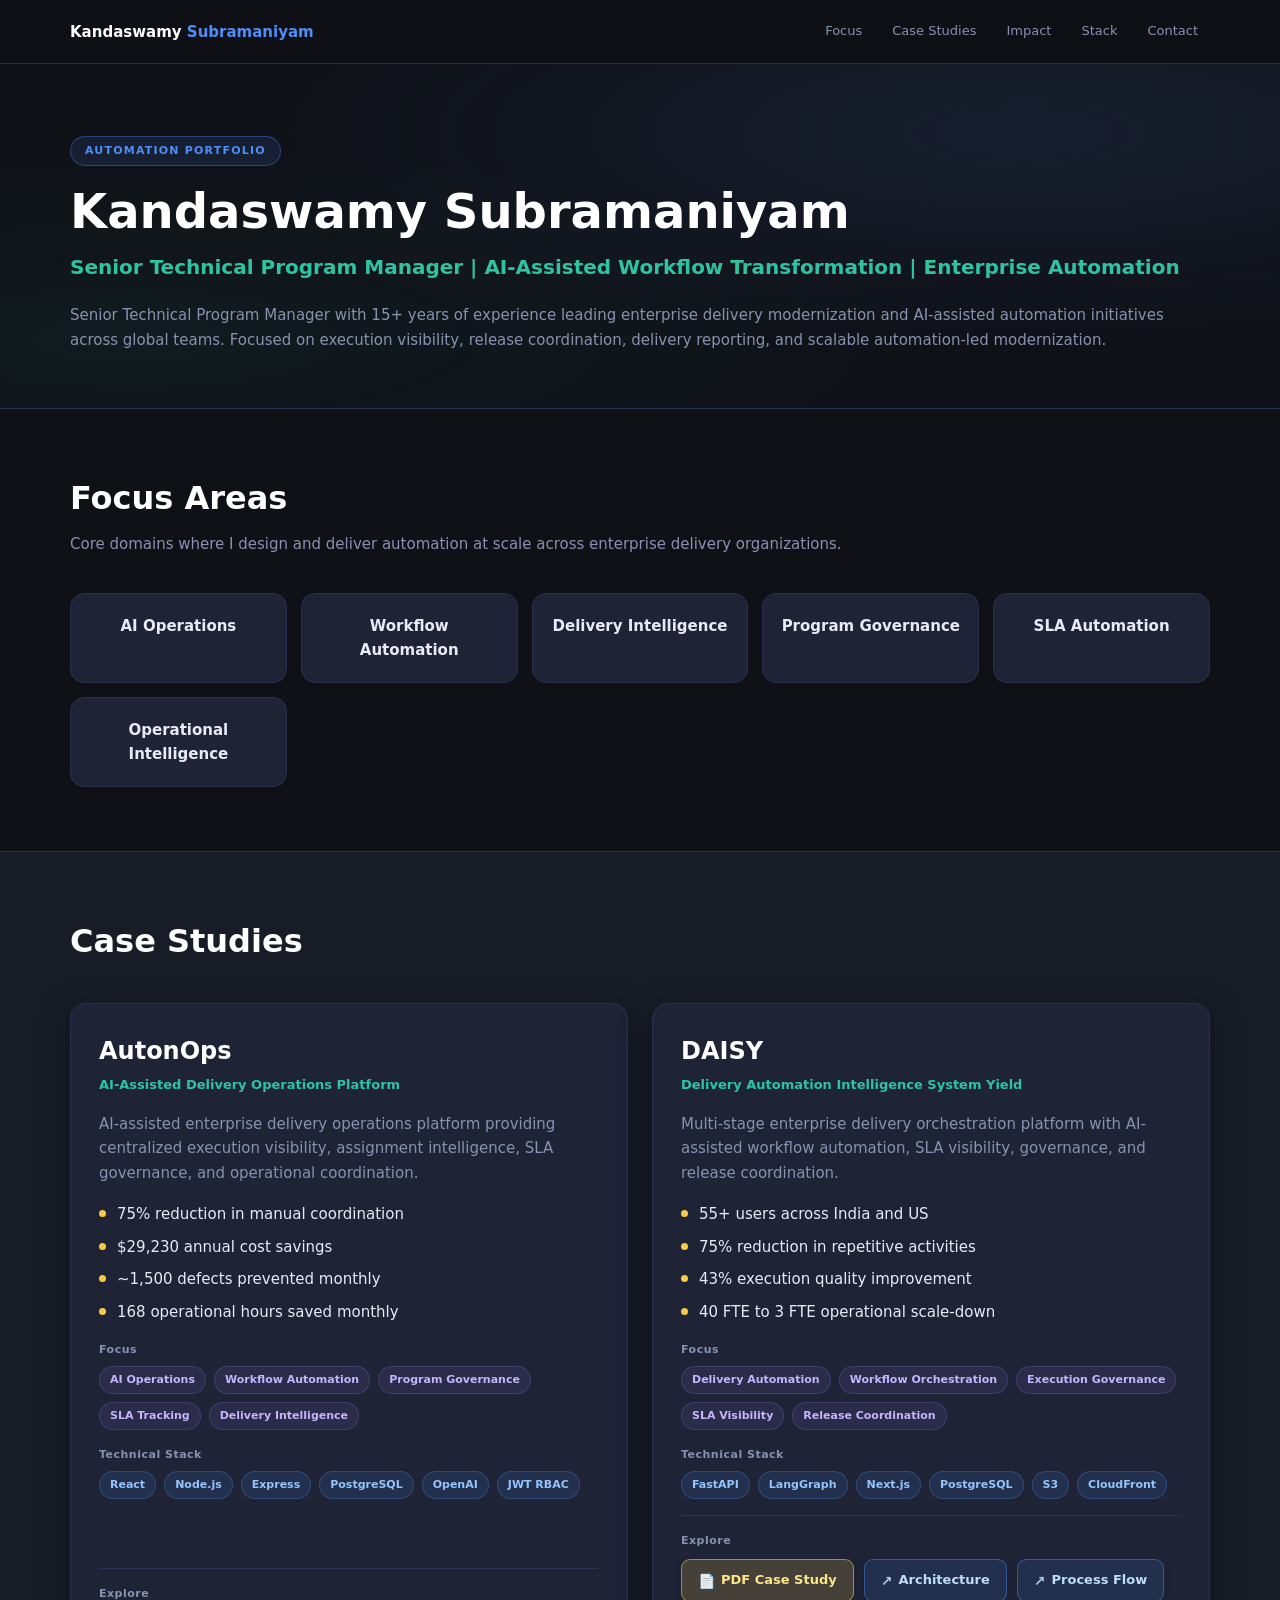
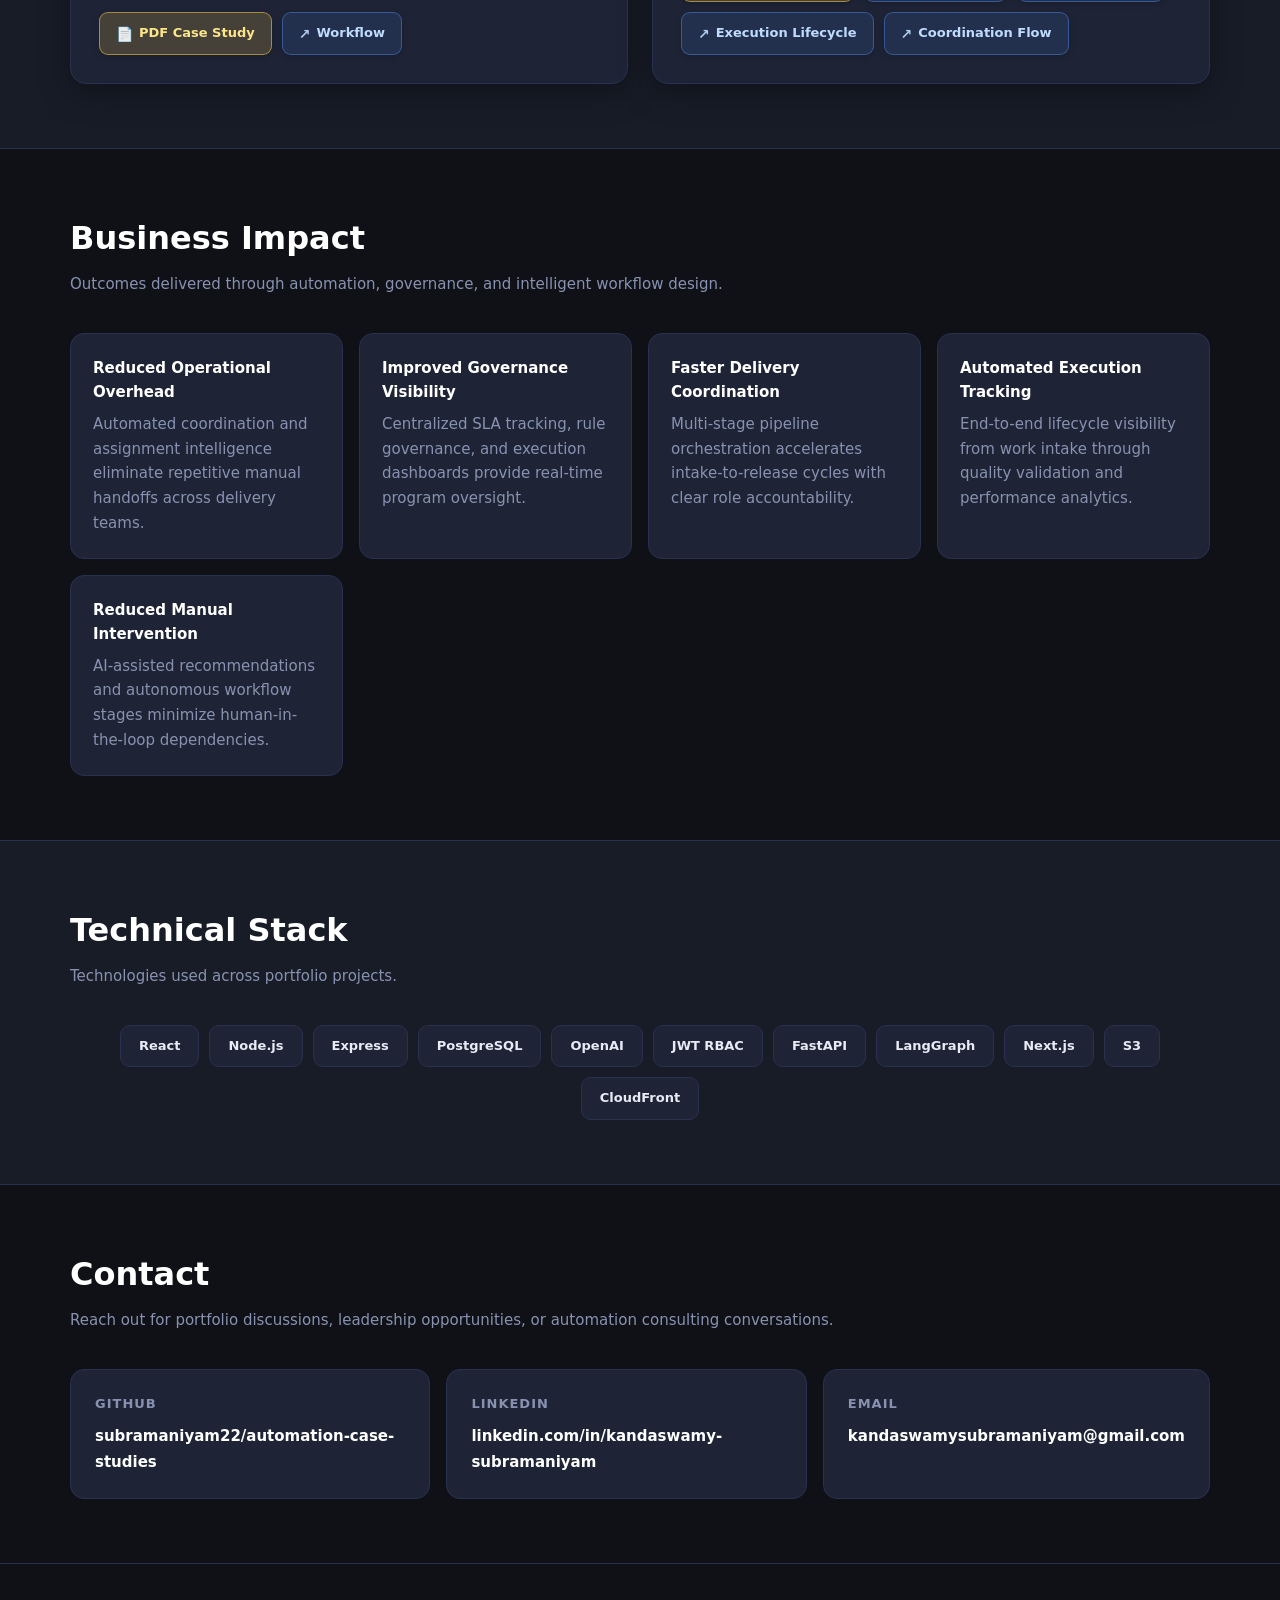
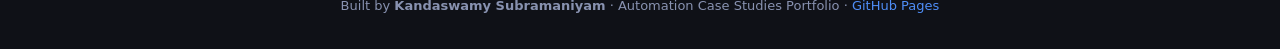
<file: index.html>
<!DOCTYPE html>
<html lang="en">
<head>
  <meta charset="UTF-8">
  <meta name="viewport" content="width=device-width, initial-scale=1.0">
  <meta name="description" content="Automation case studies portfolio by Kandaswamy Subramaniyam — AI operations, delivery automation, and workflow orchestration.">
  <title>Kandaswamy Subramaniyam | Automation Case Studies</title>
  <link rel="stylesheet" href="assets/styles.css">
</head>
<body>

  <nav class="site-nav">
    <div class="container">
      <a class="nav-brand" href="#top">Kandaswamy <span>Subramaniyam</span></a>
      <div class="nav-links">
        <a href="#focus">Focus</a>
        <a href="#case-studies">Case Studies</a>
        <a href="#impact">Impact</a>
        <a href="#stack">Stack</a>
        <a href="#contact">Contact</a>
      </div>
    </div>
  </nav>

  <header class="hero" id="top">
    <div class="container">
      <span class="hero-badge">Automation Portfolio</span>
      <h1>Kandaswamy Subramaniyam</h1>
      <p class="subtitle">Senior Technical Program Manager | AI-Assisted Workflow Transformation | Enterprise Automation</p>
      <p class="intro">
        Senior Technical Program Manager with 15+ years of experience leading enterprise delivery
        modernization and AI-assisted automation initiatives across global teams. Focused on execution
        visibility, release coordination, delivery reporting, and scalable automation-led modernization.
      </p>
    </div>
  </header>

  <section id="focus">
    <div class="container">
      <div class="section-header">
        <h2>Focus Areas</h2>
        <p>Core domains where I design and deliver automation at scale across enterprise delivery organizations.</p>
      </div>
      <div class="focus-grid">
        <div class="focus-item">AI Operations</div>
        <div class="focus-item">Workflow Automation</div>
        <div class="focus-item">Delivery Intelligence</div>
        <div class="focus-item">Program Governance</div>
        <div class="focus-item">SLA Automation</div>
        <div class="focus-item">Operational Intelligence</div>
      </div>
    </div>
  </section>

  <section id="case-studies" class="section-alt">
    <div class="container">
      <div class="section-header">
        <h2>Case Studies</h2>
      </div>
      <div id="caseStudyGrid" class="case-study-grid">
        <p class="loading-message">Loading case studies…</p>
      </div>
    </div>
  </section>

  <section id="impact">
    <div class="container">
      <div class="section-header">
        <h2>Business Impact</h2>
        <p>Outcomes delivered through automation, governance, and intelligent workflow design.</p>
      </div>
      <div class="impact-grid">
        <div class="impact-item">
          <h4>Reduced Operational Overhead</h4>
          <p>Automated coordination and assignment intelligence eliminate repetitive manual handoffs across delivery teams.</p>
        </div>
        <div class="impact-item">
          <h4>Improved Governance Visibility</h4>
          <p>Centralized SLA tracking, rule governance, and execution dashboards provide real-time program oversight.</p>
        </div>
        <div class="impact-item">
          <h4>Faster Delivery Coordination</h4>
          <p>Multi-stage pipeline orchestration accelerates intake-to-release cycles with clear role accountability.</p>
        </div>
        <div class="impact-item">
          <h4>Automated Execution Tracking</h4>
          <p>End-to-end lifecycle visibility from work intake through quality validation and performance analytics.</p>
        </div>
        <div class="impact-item">
          <h4>Reduced Manual Intervention</h4>
          <p>AI-assisted recommendations and autonomous workflow stages minimize human-in-the-loop dependencies.</p>
        </div>
      </div>
    </div>
  </section>

  <section id="stack" class="section-alt">
    <div class="container">
      <div class="section-header">
        <h2>Technical Stack</h2>
        <p>Technologies used across portfolio projects.</p>
      </div>
      <div id="stackGrid" class="stack-cloud">
        <span class="loading-message">Loading stack…</span>
      </div>
    </div>
  </section>

  <section id="contact">
    <div class="container">
      <div class="section-header">
        <h2>Contact</h2>
        <p>Reach out for portfolio discussions, leadership opportunities, or automation consulting conversations.</p>
      </div>
      <div class="contact-grid">
        <div class="contact-card">
          <h4>GitHub</h4>
          <a id="contact-github" href="https://github.com/subramaniyam22/automation-case-studies" target="_blank" rel="noopener">subramaniyam22/automation-case-studies</a>
        </div>
        <div class="contact-card">
          <h4>LinkedIn</h4>
          <a id="contact-linkedin" href="https://www.linkedin.com/in/kandaswamy-subramaniyam" target="_blank" rel="noopener">linkedin.com/in/kandaswamy-subramaniyam</a>
        </div>
        <div class="contact-card">
          <h4>Email</h4>
          <a href="mailto:kandaswamysubramaniyam@gmail.com">kandaswamysubramaniyam@gmail.com</a>
        </div>
      </div>
    </div>
  </section>

  <footer class="site-footer">
    <div class="container">
      <p>Built by <strong>Kandaswamy Subramaniyam</strong> · Automation Case Studies Portfolio · <a href="https://subramaniyam22.github.io/automation-case-studies/">GitHub Pages</a></p>
    </div>
  </footer>

  <!-- JSON loader: works with file:// and GitHub Pages -->
  <script src="assets/case-studies.json" type="application/json" id="case-studies-data"></script>
  <script src="assets/app.js"></script>
</body>
</html>
</file>
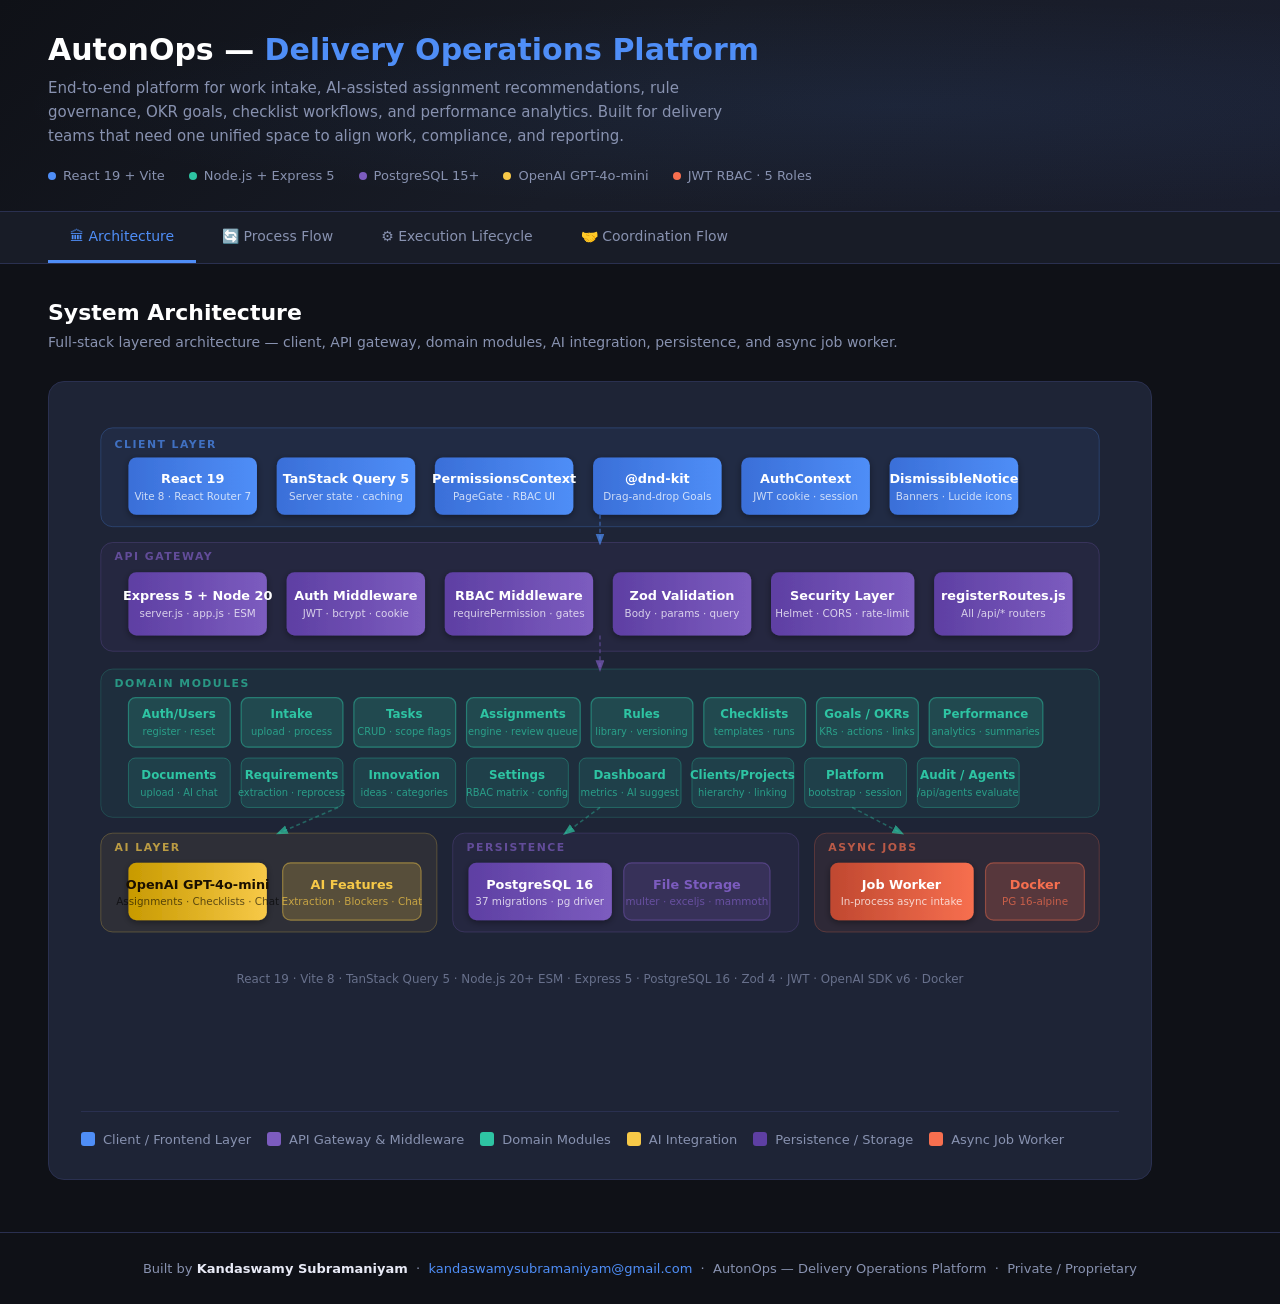
<file: case-studies/AutonOps_Workflow.html>
<!DOCTYPE html>
<html lang="en">
<head>
<meta charset="UTF-8" />
<meta name="viewport" content="width=device-width, initial-scale=1.0" />
<title>AutonOps – Project Diagrams | Kandaswamy Subramaniyam</title>
<style>
  :root {
    --bg: #0f1117;
    --surface: #181c27;
    --card: #1e2436;
    --border: #2a3050;
    --accent: #4f8ef7;
    --accent2: #7c5cbf;
    --accent3: #2ec4a3;
    --accent4: #f76f4f;
    --accent5: #f7c948;
    --text: #e8eaf6;
    --muted: #8892b0;
    --white: #ffffff;
    --tab-active: #4f8ef7;
  }
  * { box-sizing: border-box; margin: 0; padding: 0; }
  body {
    font-family: 'Segoe UI', system-ui, -apple-system, sans-serif;
    background: var(--bg);
    color: var(--text);
    min-height: 100vh;
  }

  /* ── HEADER ── */
  header {
    background: linear-gradient(135deg, #0f1117 0%, #181c27 50%, #1a1e2e 100%);
    border-bottom: 1px solid var(--border);
    padding: 32px 48px 28px;
    position: relative;
    overflow: hidden;
  }
  header::before {
    content: '';
    position: absolute; inset: 0;
    background: radial-gradient(ellipse at 70% 50%, rgba(79,142,247,0.08) 0%, transparent 70%);
  }
  .header-inner { position: relative; z-index: 1; max-width: 1100px; }
  .badge {
    display: inline-block;
    background: rgba(79,142,247,0.15);
    color: var(--accent);
    border: 1px solid rgba(79,142,247,0.35);
    border-radius: 20px;
    padding: 4px 14px;
    font-size: 12px;
    font-weight: 600;
    letter-spacing: 1px;
    text-transform: uppercase;
    margin-bottom: 12px;
  }
  header h1 {
    font-size: 30px;
    font-weight: 700;
    color: var(--white);
    line-height: 1.2;
    margin-bottom: 8px;
  }
  header h1 span { color: var(--accent); }
  header p {
    color: var(--muted);
    font-size: 15px;
    max-width: 680px;
    line-height: 1.6;
  }
  .meta-row {
    display: flex; gap: 24px; margin-top: 20px; flex-wrap: wrap;
  }
  .meta-item {
    display: flex; align-items: center; gap: 7px;
    font-size: 13px; color: var(--muted);
  }
  .meta-dot { width: 8px; height: 8px; border-radius: 50%; }

  /* ── TABS ── */
  .tabs-wrapper {
    background: var(--surface);
    border-bottom: 1px solid var(--border);
    padding: 0 48px;
    display: flex; gap: 4px;
  }
  .tab {
    padding: 16px 22px;
    cursor: pointer;
    font-size: 14px;
    font-weight: 500;
    color: var(--muted);
    border-bottom: 3px solid transparent;
    transition: all 0.2s;
    white-space: nowrap;
    user-select: none;
  }
  .tab:hover { color: var(--text); }
  .tab.active { color: var(--accent); border-bottom-color: var(--accent); }

  /* ── CONTENT ── */
  .content { padding: 36px 48px; max-width: 1200px; }
  .diagram-panel { display: none; }
  .diagram-panel.active { display: block; }

  .diagram-title {
    font-size: 22px; font-weight: 700; color: var(--white);
    margin-bottom: 6px;
  }
  .diagram-desc {
    color: var(--muted); font-size: 14px; margin-bottom: 28px; line-height: 1.6;
  }
  .diagram-card {
    background: var(--card);
    border: 1px solid var(--border);
    border-radius: 16px;
    padding: 32px;
    overflow-x: auto;
  }
  svg { display: block; }

  /* ── LEGEND ── */
  .legend {
    display: flex; flex-wrap: wrap; gap: 16px;
    margin-top: 24px; padding-top: 20px;
    border-top: 1px solid var(--border);
  }
  .legend-item { display: flex; align-items: center; gap: 8px; font-size: 13px; color: var(--muted); }
  .legend-box { width: 14px; height: 14px; border-radius: 3px; flex-shrink: 0; }

  /* ── FOOTER ── */
  footer {
    text-align: center;
    padding: 28px 48px;
    color: var(--muted);
    font-size: 13px;
    border-top: 1px solid var(--border);
    margin-top: 16px;
  }
  footer a { color: var(--accent); text-decoration: none; }
</style>
</head>
<body>

<header>
  <div class="header-inner">
    <h1>AutonOps — <span>Delivery Operations Platform</span></h1>
    <p>End-to-end platform for work intake, AI-assisted assignment recommendations, rule governance, OKR goals, checklist workflows, and performance analytics. Built for delivery teams that need one unified space to align work, compliance, and reporting.</p>
    <div class="meta-row">
      <div class="meta-item"><div class="meta-dot" style="background:#4f8ef7"></div>React 19 + Vite</div>
      <div class="meta-item"><div class="meta-dot" style="background:#2ec4a3"></div>Node.js + Express 5</div>
      <div class="meta-item"><div class="meta-dot" style="background:#7c5cbf"></div>PostgreSQL 15+</div>
      <div class="meta-item"><div class="meta-dot" style="background:#f7c948"></div>OpenAI GPT-4o-mini</div>
      <div class="meta-item"><div class="meta-dot" style="background:#f76f4f"></div>JWT RBAC · 5 Roles</div>
    </div>
  </div>
</header>

<div class="tabs-wrapper">
  <div class="tab active" onclick="switchTab(0)">🏛 Architecture</div>
  <div class="tab" onclick="switchTab(1)">🔄 Process Flow</div>
  <div class="tab" onclick="switchTab(2)">⚙️ Execution Lifecycle</div>
  <div class="tab" onclick="switchTab(3)">🤝 Coordination Flow</div>
</div>

<div class="content">

<!-- ══════════════════════════════════════════════
     DIAGRAM 1 — SYSTEM ARCHITECTURE
═══════════════════════════════════════════════ -->
<div class="diagram-panel active" id="panel-0">
  <div class="diagram-title">System Architecture</div>
  <div class="diagram-desc">Full-stack layered architecture — client, API gateway, domain modules, AI integration, persistence, and async job worker.</div>
  <div class="diagram-card">
    <svg viewBox="0 0 1050 680" xmlns="http://www.w3.org/2000/svg" width="100%" style="min-width:700px">
      <defs>
        <linearGradient id="g-blue" x1="0" y1="0" x2="1" y2="0">
          <stop offset="0%" stop-color="#3a6fd8"/><stop offset="100%" stop-color="#4f8ef7"/>
        </linearGradient>
        <linearGradient id="g-purple" x1="0" y1="0" x2="1" y2="0">
          <stop offset="0%" stop-color="#5e3fa3"/><stop offset="100%" stop-color="#7c5cbf"/>
        </linearGradient>
        <linearGradient id="g-teal" x1="0" y1="0" x2="1" y2="0">
          <stop offset="0%" stop-color="#1a9e86"/><stop offset="100%" stop-color="#2ec4a3"/>
        </linearGradient>
        <linearGradient id="g-amber" x1="0" y1="0" x2="1" y2="0">
          <stop offset="0%" stop-color="#c89a00"/><stop offset="100%" stop-color="#f7c948"/>
        </linearGradient>
        <linearGradient id="g-red" x1="0" y1="0" x2="1" y2="0">
          <stop offset="0%" stop-color="#c04830"/><stop offset="100%" stop-color="#f76f4f"/>
        </linearGradient>
        <filter id="shadow" x="-5%" y="-5%" width="110%" height="120%">
          <feDropShadow dx="0" dy="2" stdDeviation="4" flood-color="#000" flood-opacity="0.4"/>
        </filter>
      </defs>

      <!-- BACKGROUND LAYERS -->
      <!-- Layer 1: Client -->
      <rect x="20" y="14" width="1010" height="100" rx="12" fill="rgba(79,142,247,0.07)" stroke="rgba(79,142,247,0.25)" stroke-width="1"/>
      <!-- Layer 2: API -->
      <rect x="20" y="130" width="1010" height="110" rx="12" fill="rgba(124,92,191,0.07)" stroke="rgba(124,92,191,0.25)" stroke-width="1"/>
      <!-- Layer 3: Modules -->
      <rect x="20" y="258" width="1010" height="150" rx="12" fill="rgba(46,196,163,0.06)" stroke="rgba(46,196,163,0.22)" stroke-width="1"/>
      <!-- Layer 4: AI -->
      <rect x="20" y="424" width="340" height="100" rx="12" fill="rgba(247,201,72,0.07)" stroke="rgba(247,201,72,0.25)" stroke-width="1"/>
      <!-- Layer 5: DB / Storage -->
      <rect x="376" y="424" width="350" height="100" rx="12" fill="rgba(124,92,191,0.07)" stroke="rgba(124,92,191,0.25)" stroke-width="1"/>
      <!-- Layer 6: Jobs -->
      <rect x="742" y="424" width="288" height="100" rx="12" fill="rgba(247,111,79,0.07)" stroke="rgba(247,111,79,0.25)" stroke-width="1"/>

      <!-- LAYER LABELS -->
      <text x="34" y="34" fill="rgba(79,142,247,0.7)" font-size="11" font-weight="700" letter-spacing="1.5" font-family="system-ui">CLIENT LAYER</text>
      <text x="34" y="148" fill="rgba(124,92,191,0.7)" font-size="11" font-weight="700" letter-spacing="1.5" font-family="system-ui">API GATEWAY</text>
      <text x="34" y="276" fill="rgba(46,196,163,0.7)" font-size="11" font-weight="700" letter-spacing="1.5" font-family="system-ui">DOMAIN MODULES</text>
      <text x="34" y="442" fill="rgba(247,201,72,0.7)" font-size="11" font-weight="700" letter-spacing="1.5" font-family="system-ui">AI LAYER</text>
      <text x="390" y="442" fill="rgba(124,92,191,0.7)" font-size="11" font-weight="700" letter-spacing="1.5" font-family="system-ui">PERSISTENCE</text>
      <text x="756" y="442" fill="rgba(247,111,79,0.7)" font-size="11" font-weight="700" letter-spacing="1.5" font-family="system-ui">ASYNC JOBS</text>

      <!-- ── CLIENT LAYER BOXES ── -->
      <!-- React 19 -->
      <rect x="48" y="44" width="130" height="58" rx="8" fill="url(#g-blue)" filter="url(#shadow)"/>
      <text x="113" y="70" text-anchor="middle" fill="#fff" font-size="13" font-weight="700" font-family="system-ui">React 19</text>
      <text x="113" y="87" text-anchor="middle" fill="rgba(255,255,255,0.75)" font-size="10.5" font-family="system-ui">Vite 8 · React Router 7</text>

      <!-- TanStack Query -->
      <rect x="198" y="44" width="140" height="58" rx="8" fill="url(#g-blue)" filter="url(#shadow)"/>
      <text x="268" y="70" text-anchor="middle" fill="#fff" font-size="13" font-weight="700" font-family="system-ui">TanStack Query 5</text>
      <text x="268" y="87" text-anchor="middle" fill="rgba(255,255,255,0.75)" font-size="10.5" font-family="system-ui">Server state · caching</text>

      <!-- RBAC/Permissions -->
      <rect x="358" y="44" width="140" height="58" rx="8" fill="url(#g-blue)" filter="url(#shadow)"/>
      <text x="428" y="70" text-anchor="middle" fill="#fff" font-size="13" font-weight="700" font-family="system-ui">PermissionsContext</text>
      <text x="428" y="87" text-anchor="middle" fill="rgba(255,255,255,0.75)" font-size="10.5" font-family="system-ui">PageGate · RBAC UI</text>

      <!-- DnD / UI -->
      <rect x="518" y="44" width="130" height="58" rx="8" fill="url(#g-blue)" filter="url(#shadow)"/>
      <text x="583" y="70" text-anchor="middle" fill="#fff" font-size="13" font-weight="700" font-family="system-ui">@dnd-kit</text>
      <text x="583" y="87" text-anchor="middle" fill="rgba(255,255,255,0.75)" font-size="10.5" font-family="system-ui">Drag-and-drop Goals</text>

      <!-- Auth Context -->
      <rect x="668" y="44" width="130" height="58" rx="8" fill="url(#g-blue)" filter="url(#shadow)"/>
      <text x="733" y="70" text-anchor="middle" fill="#fff" font-size="13" font-weight="700" font-family="system-ui">AuthContext</text>
      <text x="733" y="87" text-anchor="middle" fill="rgba(255,255,255,0.75)" font-size="10.5" font-family="system-ui">JWT cookie · session</text>

      <!-- Lucide -->
      <rect x="818" y="44" width="130" height="58" rx="8" fill="url(#g-blue)" filter="url(#shadow)"/>
      <text x="883" y="70" text-anchor="middle" fill="#fff" font-size="13" font-weight="700" font-family="system-ui">DismissibleNotice</text>
      <text x="883" y="87" text-anchor="middle" fill="rgba(255,255,255,0.75)" font-size="10.5" font-family="system-ui">Banners · Lucide icons</text>

      <!-- ── API LAYER BOXES ── -->
      <!-- Express 5 -->
      <rect x="48" y="160" width="140" height="64" rx="8" fill="url(#g-purple)" filter="url(#shadow)"/>
      <text x="118" y="188" text-anchor="middle" fill="#fff" font-size="13" font-weight="700" font-family="system-ui">Express 5 + Node 20</text>
      <text x="118" y="205" text-anchor="middle" fill="rgba(255,255,255,0.75)" font-size="10.5" font-family="system-ui">server.js · app.js · ESM</text>

      <!-- Auth Middleware -->
      <rect x="208" y="160" width="140" height="64" rx="8" fill="url(#g-purple)" filter="url(#shadow)"/>
      <text x="278" y="188" text-anchor="middle" fill="#fff" font-size="13" font-weight="700" font-family="system-ui">Auth Middleware</text>
      <text x="278" y="205" text-anchor="middle" fill="rgba(255,255,255,0.75)" font-size="10.5" font-family="system-ui">JWT · bcrypt · cookie</text>

      <!-- RBAC Middleware -->
      <rect x="368" y="160" width="150" height="64" rx="8" fill="url(#g-purple)" filter="url(#shadow)"/>
      <text x="443" y="188" text-anchor="middle" fill="#fff" font-size="13" font-weight="700" font-family="system-ui">RBAC Middleware</text>
      <text x="443" y="205" text-anchor="middle" fill="rgba(255,255,255,0.75)" font-size="10.5" font-family="system-ui">requirePermission · gates</text>

      <!-- Zod Validation -->
      <rect x="538" y="160" width="140" height="64" rx="8" fill="url(#g-purple)" filter="url(#shadow)"/>
      <text x="608" y="188" text-anchor="middle" fill="#fff" font-size="13" font-weight="700" font-family="system-ui">Zod Validation</text>
      <text x="608" y="205" text-anchor="middle" fill="rgba(255,255,255,0.75)" font-size="10.5" font-family="system-ui">Body · params · query</text>

      <!-- Rate Limit / Helmet -->
      <rect x="698" y="160" width="145" height="64" rx="8" fill="url(#g-purple)" filter="url(#shadow)"/>
      <text x="770" y="188" text-anchor="middle" fill="#fff" font-size="13" font-weight="700" font-family="system-ui">Security Layer</text>
      <text x="770" y="205" text-anchor="middle" fill="rgba(255,255,255,0.75)" font-size="10.5" font-family="system-ui">Helmet · CORS · rate-limit</text>

      <!-- Register Routes -->
      <rect x="863" y="160" width="140" height="64" rx="8" fill="url(#g-purple)" filter="url(#shadow)"/>
      <text x="933" y="188" text-anchor="middle" fill="#fff" font-size="13" font-weight="700" font-family="system-ui">registerRoutes.js</text>
      <text x="933" y="205" text-anchor="middle" fill="rgba(255,255,255,0.75)" font-size="10.5" font-family="system-ui">All /api/* routers</text>

      <!-- ── DOMAIN MODULES (grid 2 rows) ── -->
      <!-- Row 1 -->
      <rect x="48"  y="287" width="103" height="50" rx="7" fill="rgba(46,196,163,0.18)" stroke="rgba(46,196,163,0.5)" stroke-width="1.2"/>
      <text x="99"  y="308" text-anchor="middle" fill="#2ec4a3" font-size="12" font-weight="700" font-family="system-ui">Auth/Users</text>
      <text x="99"  y="325" text-anchor="middle" fill="rgba(46,196,163,0.7)" font-size="10" font-family="system-ui">register · reset</text>

      <rect x="162" y="287" width="103" height="50" rx="7" fill="rgba(46,196,163,0.18)" stroke="rgba(46,196,163,0.5)" stroke-width="1.2"/>
      <text x="213" y="308" text-anchor="middle" fill="#2ec4a3" font-size="12" font-weight="700" font-family="system-ui">Intake</text>
      <text x="213" y="325" text-anchor="middle" fill="rgba(46,196,163,0.7)" font-size="10" font-family="system-ui">upload · process</text>

      <rect x="276" y="287" width="103" height="50" rx="7" fill="rgba(46,196,163,0.18)" stroke="rgba(46,196,163,0.5)" stroke-width="1.2"/>
      <text x="327" y="308" text-anchor="middle" fill="#2ec4a3" font-size="12" font-weight="700" font-family="system-ui">Tasks</text>
      <text x="327" y="325" text-anchor="middle" fill="rgba(46,196,163,0.7)" font-size="10" font-family="system-ui">CRUD · scope flags</text>

      <rect x="390" y="287" width="115" height="50" rx="7" fill="rgba(46,196,163,0.18)" stroke="rgba(46,196,163,0.5)" stroke-width="1.2"/>
      <text x="447" y="308" text-anchor="middle" fill="#2ec4a3" font-size="12" font-weight="700" font-family="system-ui">Assignments</text>
      <text x="447" y="325" text-anchor="middle" fill="rgba(46,196,163,0.7)" font-size="10" font-family="system-ui">engine · review queue</text>

      <rect x="516" y="287" width="103" height="50" rx="7" fill="rgba(46,196,163,0.18)" stroke="rgba(46,196,163,0.5)" stroke-width="1.2"/>
      <text x="567" y="308" text-anchor="middle" fill="#2ec4a3" font-size="12" font-weight="700" font-family="system-ui">Rules</text>
      <text x="567" y="325" text-anchor="middle" fill="rgba(46,196,163,0.7)" font-size="10" font-family="system-ui">library · versioning</text>

      <rect x="630" y="287" width="103" height="50" rx="7" fill="rgba(46,196,163,0.18)" stroke="rgba(46,196,163,0.5)" stroke-width="1.2"/>
      <text x="681" y="308" text-anchor="middle" fill="#2ec4a3" font-size="12" font-weight="700" font-family="system-ui">Checklists</text>
      <text x="681" y="325" text-anchor="middle" fill="rgba(46,196,163,0.7)" font-size="10" font-family="system-ui">templates · runs</text>

      <rect x="744" y="287" width="103" height="50" rx="7" fill="rgba(46,196,163,0.18)" stroke="rgba(46,196,163,0.5)" stroke-width="1.2"/>
      <text x="795" y="308" text-anchor="middle" fill="#2ec4a3" font-size="12" font-weight="700" font-family="system-ui">Goals / OKRs</text>
      <text x="795" y="325" text-anchor="middle" fill="rgba(46,196,163,0.7)" font-size="10" font-family="system-ui">KRs · actions · links</text>

      <rect x="858" y="287" width="115" height="50" rx="7" fill="rgba(46,196,163,0.18)" stroke="rgba(46,196,163,0.5)" stroke-width="1.2"/>
      <text x="915" y="308" text-anchor="middle" fill="#2ec4a3" font-size="12" font-weight="700" font-family="system-ui">Performance</text>
      <text x="915" y="325" text-anchor="middle" fill="rgba(46,196,163,0.7)" font-size="10" font-family="system-ui">analytics · summaries</text>

      <!-- Row 2 -->
      <rect x="48"  y="348" width="103" height="50" rx="7" fill="rgba(46,196,163,0.12)" stroke="rgba(46,196,163,0.35)" stroke-width="1"/>
      <text x="99"  y="369" text-anchor="middle" fill="#2ec4a3" font-size="12" font-weight="700" font-family="system-ui">Documents</text>
      <text x="99"  y="386" text-anchor="middle" fill="rgba(46,196,163,0.7)" font-size="10" font-family="system-ui">upload · AI chat</text>

      <rect x="162" y="348" width="103" height="50" rx="7" fill="rgba(46,196,163,0.12)" stroke="rgba(46,196,163,0.35)" stroke-width="1"/>
      <text x="213" y="369" text-anchor="middle" fill="#2ec4a3" font-size="12" font-weight="700" font-family="system-ui">Requirements</text>
      <text x="213" y="386" text-anchor="middle" fill="rgba(46,196,163,0.7)" font-size="10" font-family="system-ui">extraction · reprocess</text>

      <rect x="276" y="348" width="103" height="50" rx="7" fill="rgba(46,196,163,0.12)" stroke="rgba(46,196,163,0.35)" stroke-width="1"/>
      <text x="327" y="369" text-anchor="middle" fill="#2ec4a3" font-size="12" font-weight="700" font-family="system-ui">Innovation</text>
      <text x="327" y="386" text-anchor="middle" fill="rgba(46,196,163,0.7)" font-size="10" font-family="system-ui">ideas · categories</text>

      <rect x="390" y="348" width="103" height="50" rx="7" fill="rgba(46,196,163,0.12)" stroke="rgba(46,196,163,0.35)" stroke-width="1"/>
      <text x="441" y="369" text-anchor="middle" fill="#2ec4a3" font-size="12" font-weight="700" font-family="system-ui">Settings</text>
      <text x="441" y="386" text-anchor="middle" fill="rgba(46,196,163,0.7)" font-size="10" font-family="system-ui">RBAC matrix · config</text>

      <rect x="504" y="348" width="103" height="50" rx="7" fill="rgba(46,196,163,0.12)" stroke="rgba(46,196,163,0.35)" stroke-width="1"/>
      <text x="555" y="369" text-anchor="middle" fill="#2ec4a3" font-size="12" font-weight="700" font-family="system-ui">Dashboard</text>
      <text x="555" y="386" text-anchor="middle" fill="rgba(46,196,163,0.7)" font-size="10" font-family="system-ui">metrics · AI suggest</text>

      <rect x="618" y="348" width="103" height="50" rx="7" fill="rgba(46,196,163,0.12)" stroke="rgba(46,196,163,0.35)" stroke-width="1"/>
      <text x="669" y="369" text-anchor="middle" fill="#2ec4a3" font-size="12" font-weight="700" font-family="system-ui">Clients/Projects</text>
      <text x="669" y="386" text-anchor="middle" fill="rgba(46,196,163,0.7)" font-size="10" font-family="system-ui">hierarchy · linking</text>

      <rect x="732" y="348" width="103" height="50" rx="7" fill="rgba(46,196,163,0.12)" stroke="rgba(46,196,163,0.35)" stroke-width="1"/>
      <text x="783" y="369" text-anchor="middle" fill="#2ec4a3" font-size="12" font-weight="700" font-family="system-ui">Platform</text>
      <text x="783" y="386" text-anchor="middle" fill="rgba(46,196,163,0.7)" font-size="10" font-family="system-ui">bootstrap · session</text>

      <rect x="846" y="348" width="103" height="50" rx="7" fill="rgba(46,196,163,0.12)" stroke="rgba(46,196,163,0.35)" stroke-width="1"/>
      <text x="897" y="369" text-anchor="middle" fill="#2ec4a3" font-size="12" font-weight="700" font-family="system-ui">Audit / Agents</text>
      <text x="897" y="386" text-anchor="middle" fill="rgba(46,196,163,0.7)" font-size="10" font-family="system-ui">/api/agents evaluate</text>

      <!-- ── BOTTOM LAYER BOXES ── -->
      <!-- AI -->
      <rect x="48" y="454" width="140" height="58" rx="8" fill="url(#g-amber)" filter="url(#shadow)"/>
      <text x="118" y="480" text-anchor="middle" fill="#1a1000" font-size="13" font-weight="700" font-family="system-ui">OpenAI GPT-4o-mini</text>
      <text x="118" y="497" text-anchor="middle" fill="rgba(0,0,0,0.6)" font-size="10.5" font-family="system-ui">Assignments · Checklists · Chat</text>

      <rect x="204" y="454" width="140" height="58" rx="8" fill="rgba(247,201,72,0.2)" stroke="rgba(247,201,72,0.45)" stroke-width="1.2"/>
      <text x="274" y="480" text-anchor="middle" fill="#f7c948" font-size="13" font-weight="700" font-family="system-ui">AI Features</text>
      <text x="274" y="497" text-anchor="middle" fill="rgba(247,201,72,0.7)" font-size="10.5" font-family="system-ui">Extraction · Blockers · Chat</text>

      <!-- Postgres -->
      <rect x="392" y="454" width="145" height="58" rx="8" fill="url(#g-purple)" filter="url(#shadow)"/>
      <text x="464" y="480" text-anchor="middle" fill="#fff" font-size="13" font-weight="700" font-family="system-ui">PostgreSQL 16</text>
      <text x="464" y="497" text-anchor="middle" fill="rgba(255,255,255,0.75)" font-size="10.5" font-family="system-ui">37 migrations · pg driver</text>

      <rect x="549" y="454" width="148" height="58" rx="8" fill="rgba(124,92,191,0.2)" stroke="rgba(124,92,191,0.45)" stroke-width="1.2"/>
      <text x="623" y="480" text-anchor="middle" fill="#7c5cbf" font-size="13" font-weight="700" font-family="system-ui">File Storage</text>
      <text x="623" y="497" text-anchor="middle" fill="rgba(124,92,191,0.7)" font-size="10.5" font-family="system-ui">multer · exceljs · mammoth</text>

      <!-- Jobs -->
      <rect x="758" y="454" width="145" height="58" rx="8" fill="url(#g-red)" filter="url(#shadow)"/>
      <text x="830" y="480" text-anchor="middle" fill="#fff" font-size="13" font-weight="700" font-family="system-ui">Job Worker</text>
      <text x="830" y="497" text-anchor="middle" fill="rgba(255,255,255,0.75)" font-size="10.5" font-family="system-ui">In-process async intake</text>

      <rect x="915" y="454" width="100" height="58" rx="8" fill="rgba(247,111,79,0.2)" stroke="rgba(247,111,79,0.45)" stroke-width="1.2"/>
      <text x="965" y="480" text-anchor="middle" fill="#f76f4f" font-size="13" font-weight="700" font-family="system-ui">Docker</text>
      <text x="965" y="497" text-anchor="middle" fill="rgba(247,111,79,0.7)" font-size="10.5" font-family="system-ui">PG 16-alpine</text>

      <!-- ARROWS Client → API -->
      <line x1="525" y1="102" x2="525" y2="130" stroke="rgba(79,142,247,0.5)" stroke-width="1.5" stroke-dasharray="4,3" marker-end="url(#arr-blue)"/>
      <!-- API → Modules -->
      <line x1="525" y1="224" x2="525" y2="258" stroke="rgba(124,92,191,0.5)" stroke-width="1.5" stroke-dasharray="4,3" marker-end="url(#arr-purple)"/>
      <!-- Modules → AI -->
      <line x1="260" y1="398" x2="200" y2="424" stroke="rgba(46,196,163,0.4)" stroke-width="1.5" stroke-dasharray="4,3" marker-end="url(#arr-teal)"/>
      <!-- Modules → DB -->
      <line x1="525" y1="398" x2="490" y2="424" stroke="rgba(46,196,163,0.4)" stroke-width="1.5" stroke-dasharray="4,3" marker-end="url(#arr-teal)"/>
      <!-- Modules → Jobs -->
      <line x1="780" y1="398" x2="830" y2="424" stroke="rgba(46,196,163,0.4)" stroke-width="1.5" stroke-dasharray="4,3" marker-end="url(#arr-teal)"/>

      <defs>
        <marker id="arr-blue" markerWidth="8" markerHeight="8" refX="6" refY="3" orient="auto">
          <path d="M0,0 L0,6 L8,3 z" fill="rgba(79,142,247,0.7)"/>
        </marker>
        <marker id="arr-purple" markerWidth="8" markerHeight="8" refX="6" refY="3" orient="auto">
          <path d="M0,0 L0,6 L8,3 z" fill="rgba(124,92,191,0.7)"/>
        </marker>
        <marker id="arr-teal" markerWidth="8" markerHeight="8" refX="6" refY="3" orient="auto">
          <path d="M0,0 L0,6 L8,3 z" fill="rgba(46,196,163,0.7)"/>
        </marker>
      </defs>

      <!-- TECH STACK ROW -->
      <text x="525" y="576" text-anchor="middle" fill="rgba(136,146,176,0.7)" font-size="12" font-family="system-ui">
        React 19 · Vite 8 · TanStack Query 5 · Node.js 20+ ESM · Express 5 · PostgreSQL 16 · Zod 4 · JWT · OpenAI SDK v6 · Docker
      </text>
    </svg>
    <div class="legend">
      <div class="legend-item"><div class="legend-box" style="background:#4f8ef7"></div>Client / Frontend Layer</div>
      <div class="legend-item"><div class="legend-box" style="background:#7c5cbf"></div>API Gateway &amp; Middleware</div>
      <div class="legend-item"><div class="legend-box" style="background:#2ec4a3"></div>Domain Modules</div>
      <div class="legend-item"><div class="legend-box" style="background:#f7c948"></div>AI Integration</div>
      <div class="legend-item"><div class="legend-box" style="background:#5e3fa3"></div>Persistence / Storage</div>
      <div class="legend-item"><div class="legend-box" style="background:#f76f4f"></div>Async Job Worker</div>
    </div>
  </div>
</div>

<!-- ══════════════════════════════════════════════
     DIAGRAM 2 — PROCESS FLOW (SWIMLANE)
═══════════════════════════════════════════════ -->
<div class="diagram-panel" id="panel-1">
  <div class="diagram-title">Process Flow</div>
  <div class="diagram-desc">End-to-end operational workflow across five major functional areas — from file intake to performance reporting.</div>
  <div class="diagram-card">
    <svg viewBox="0 0 1040 560" xmlns="http://www.w3.org/2000/svg" width="100%" style="min-width:700px">
      <defs>
        <marker id="arr" markerWidth="9" markerHeight="9" refX="7" refY="3" orient="auto">
          <path d="M0,0 L0,6 L9,3 z" fill="#8892b0"/>
        </marker>
        <marker id="arr-w" markerWidth="9" markerHeight="9" refX="7" refY="3" orient="auto">
          <path d="M0,0 L0,6 L9,3 z" fill="rgba(255,255,255,0.5)"/>
        </marker>
      </defs>

      <!-- SWIM LANE ROWS -->
      <!-- Lane 1: Intake -->
      <rect x="0" y="0" width="1040" height="100" rx="0" fill="rgba(79,142,247,0.06)"/>
      <rect x="0" y="0" width="130" height="100" fill="rgba(79,142,247,0.14)"/>
      <text x="65" y="44" text-anchor="middle" fill="#4f8ef7" font-size="12" font-weight="700" font-family="system-ui">INTAKE</text>
      <text x="65" y="62" text-anchor="middle" fill="rgba(79,142,247,0.7)" font-size="10" font-family="system-ui">File Processing</text>

      <!-- Lane 2: Tasks -->
      <rect x="0" y="100" width="1040" height="100" fill="rgba(46,196,163,0.05)"/>
      <rect x="0" y="100" width="130" height="100" fill="rgba(46,196,163,0.12)"/>
      <text x="65" y="144" text-anchor="middle" fill="#2ec4a3" font-size="12" font-weight="700" font-family="system-ui">TASKS</text>
      <text x="65" y="162" text-anchor="middle" fill="rgba(46,196,163,0.7)" font-size="10" font-family="system-ui">Work Management</text>

      <!-- Lane 3: Assignments -->
      <rect x="0" y="200" width="1040" height="100" fill="rgba(247,201,72,0.05)"/>
      <rect x="0" y="200" width="130" height="100" fill="rgba(247,201,72,0.12)"/>
      <text x="65" y="244" text-anchor="middle" fill="#f7c948" font-size="12" font-weight="700" font-family="system-ui">ASSIGNMENTS</text>
      <text x="65" y="262" text-anchor="middle" fill="rgba(247,201,72,0.7)" font-size="10" font-family="system-ui">AI Recommendations</text>

      <!-- Lane 4: Rules/Checklists -->
      <rect x="0" y="300" width="1040" height="100" fill="rgba(124,92,191,0.05)"/>
      <rect x="0" y="300" width="130" height="100" fill="rgba(124,92,191,0.12)"/>
      <text x="65" y="344" text-anchor="middle" fill="#7c5cbf" font-size="12" font-weight="700" font-family="system-ui">RULES &amp;</text>
      <text x="65" y="360" text-anchor="middle" fill="#7c5cbf" font-size="12" font-weight="700" font-family="system-ui">CHECKLISTS</text>
      <text x="65" y="378" text-anchor="middle" fill="rgba(124,92,191,0.7)" font-size="10" font-family="system-ui">Governance</text>

      <!-- Lane 5: Performance/Goals -->
      <rect x="0" y="400" width="1040" height="100" fill="rgba(247,111,79,0.05)"/>
      <rect x="0" y="400" width="130" height="100" fill="rgba(247,111,79,0.12)"/>
      <text x="65" y="444" text-anchor="middle" fill="#f76f4f" font-size="12" font-weight="700" font-family="system-ui">PERFORMANCE</text>
      <text x="65" y="462" text-anchor="middle" fill="rgba(247,111,79,0.7)" font-size="10" font-family="system-ui">&amp; Goals</text>

      <!-- Lane dividers -->
      <line x1="130" y1="0" x2="130" y2="500" stroke="rgba(42,48,80,0.8)" stroke-width="1.5"/>
      <line x1="0" y1="100" x2="1040" y2="100" stroke="rgba(42,48,80,0.5)" stroke-width="1"/>
      <line x1="0" y1="200" x2="1040" y2="200" stroke="rgba(42,48,80,0.5)" stroke-width="1"/>
      <line x1="0" y1="300" x2="1040" y2="300" stroke="rgba(42,48,80,0.5)" stroke-width="1"/>
      <line x1="0" y1="400" x2="1040" y2="400" stroke="rgba(42,48,80,0.5)" stroke-width="1"/>
      <line x1="0" y1="500" x2="1040" y2="500" stroke="rgba(42,48,80,0.5)" stroke-width="1"/>

      <!-- ── INTAKE LANE NODES ── -->
      <!-- Upload File -->
      <rect x="148" y="18" width="120" height="62" rx="8" fill="#1a2340" stroke="#4f8ef7" stroke-width="1.5"/>
      <text x="208" y="43" text-anchor="middle" fill="#4f8ef7" font-size="12" font-weight="700" font-family="system-ui">Upload File</text>
      <text x="208" y="59" text-anchor="middle" fill="#8892b0" font-size="10" font-family="system-ui">Excel / CSV</text>
      <text x="208" y="72" text-anchor="middle" fill="#8892b0" font-size="10" font-family="system-ui">multer · exceljs</text>

      <!-- Date Filter -->
      <rect x="296" y="18" width="120" height="62" rx="8" fill="#1a2340" stroke="#4f8ef7" stroke-width="1.5"/>
      <text x="356" y="43" text-anchor="middle" fill="#4f8ef7" font-size="12" font-weight="700" font-family="system-ui">Date Filter</text>
      <text x="356" y="59" text-anchor="middle" fill="#8892b0" font-size="10" font-family="system-ui">Optional range</text>
      <text x="356" y="72" text-anchor="middle" fill="#8892b0" font-size="10" font-family="system-ui">filter rows</text>

      <!-- Batch Process -->
      <rect x="444" y="18" width="120" height="62" rx="8" fill="#4f8ef7"/>
      <text x="504" y="43" text-anchor="middle" fill="#fff" font-size="12" font-weight="700" font-family="system-ui">Batch Process</text>
      <text x="504" y="59" text-anchor="middle" fill="rgba(255,255,255,0.8)" font-size="10" font-family="system-ui">POST /api/intake/</text>
      <text x="504" y="72" text-anchor="middle" fill="rgba(255,255,255,0.8)" font-size="10" font-family="system-ui">process · job queue</text>

      <!-- Validate -->
      <rect x="592" y="18" width="120" height="62" rx="8" fill="#1a2340" stroke="#4f8ef7" stroke-width="1.5"/>
      <text x="652" y="43" text-anchor="middle" fill="#4f8ef7" font-size="12" font-weight="700" font-family="system-ui">Validate</text>
      <text x="652" y="59" text-anchor="middle" fill="#8892b0" font-size="10" font-family="system-ui">Zod schema</text>
      <text x="652" y="72" text-anchor="middle" fill="#8892b0" font-size="10" font-family="system-ui">error · reject</text>

      <!-- Arrows in intake lane -->
      <line x1="268" y1="49" x2="296" y2="49" stroke="#8892b0" stroke-width="1.2" marker-end="url(#arr)"/>
      <line x1="416" y1="49" x2="444" y2="49" stroke="#8892b0" stroke-width="1.2" marker-end="url(#arr)"/>
      <line x1="564" y1="49" x2="592" y2="49" stroke="#8892b0" stroke-width="1.2" marker-end="url(#arr)"/>

      <!-- ── TASKS LANE NODES ── -->
      <rect x="148" y="118" width="120" height="62" rx="8" fill="#1a2d28" stroke="#2ec4a3" stroke-width="1.5"/>
      <text x="208" y="143" text-anchor="middle" fill="#2ec4a3" font-size="12" font-weight="700" font-family="system-ui">Create / Update</text>
      <text x="208" y="160" text-anchor="middle" fill="#8892b0" font-size="10" font-family="system-ui">Task in DB</text>
      <text x="208" y="173" text-anchor="middle" fill="#8892b0" font-size="10" font-family="system-ui">from intake rows</text>

      <rect x="296" y="118" width="120" height="62" rx="8" fill="#1a2d28" stroke="#2ec4a3" stroke-width="1.5"/>
      <text x="356" y="143" text-anchor="middle" fill="#2ec4a3" font-size="12" font-weight="700" font-family="system-ui">Requirements</text>
      <text x="356" y="160" text-anchor="middle" fill="#8892b0" font-size="10" font-family="system-ui">Extract · AI</text>
      <text x="356" y="173" text-anchor="middle" fill="#8892b0" font-size="10" font-family="system-ui">reprocess</text>

      <rect x="444" y="118" width="120" height="62" rx="8" fill="#2ec4a3"/>
      <text x="504" y="143" text-anchor="middle" fill="#0f1a17" font-size="12" font-weight="700" font-family="system-ui">Scope Validate</text>
      <text x="504" y="160" text-anchor="middle" fill="rgba(0,0,0,0.65)" font-size="10" font-family="system-ui">upload scope doc</text>
      <text x="504" y="173" text-anchor="middle" fill="rgba(0,0,0,0.65)" font-size="10" font-family="system-ui">flag creep → blocked</text>

      <rect x="592" y="118" width="120" height="62" rx="8" fill="#1a2d28" stroke="#2ec4a3" stroke-width="1.5"/>
      <text x="652" y="143" text-anchor="middle" fill="#2ec4a3" font-size="12" font-weight="700" font-family="system-ui">Activity Log</text>
      <text x="652" y="160" text-anchor="middle" fill="#8892b0" font-size="10" font-family="system-ui">audit trail</text>
      <text x="652" y="173" text-anchor="middle" fill="#8892b0" font-size="10" font-family="system-ui">per task</text>

      <line x1="268" y1="149" x2="296" y2="149" stroke="#8892b0" stroke-width="1.2" marker-end="url(#arr)"/>
      <line x1="416" y1="149" x2="444" y2="149" stroke="#8892b0" stroke-width="1.2" marker-end="url(#arr)"/>
      <line x1="564" y1="149" x2="592" y2="149" stroke="#8892b0" stroke-width="1.2" marker-end="url(#arr)"/>

      <!-- Cross-lane: Intake → Tasks -->
      <line x1="504" y1="80" x2="504" y2="118" stroke="rgba(79,142,247,0.45)" stroke-width="1.5" stroke-dasharray="5,3" marker-end="url(#arr)"/>

      <!-- ── ASSIGNMENTS LANE ── -->
      <rect x="148" y="218" width="120" height="62" rx="8" fill="#29260e" stroke="#f7c948" stroke-width="1.5"/>
      <text x="208" y="243" text-anchor="middle" fill="#f7c948" font-size="12" font-weight="700" font-family="system-ui">Score Engine</text>
      <text x="208" y="260" text-anchor="middle" fill="#8892b0" font-size="10" font-family="system-ui">per task / batch</text>
      <text x="208" y="273" text-anchor="middle" fill="#8892b0" font-size="10" font-family="system-ui">dimension weights</text>

      <rect x="296" y="218" width="120" height="62" rx="8" fill="#29260e" stroke="#f7c948" stroke-width="1.5"/>
      <text x="356" y="243" text-anchor="middle" fill="#f7c948" font-size="12" font-weight="700" font-family="system-ui">Review Queue</text>
      <text x="356" y="260" text-anchor="middle" fill="#8892b0" font-size="10" font-family="system-ui">ranked candidates</text>
      <text x="356" y="273" text-anchor="middle" fill="#8892b0" font-size="10" font-family="system-ui">explainability</text>

      <rect x="444" y="218" width="120" height="62" rx="8" fill="#f7c948"/>
      <text x="504" y="243" text-anchor="middle" fill="#1a1000" font-size="12" font-weight="700" font-family="system-ui">Human Review</text>
      <text x="504" y="260" text-anchor="middle" fill="rgba(0,0,0,0.65)" font-size="10" font-family="system-ui">Approve / Override</text>
      <text x="504" y="273" text-anchor="middle" fill="rgba(0,0,0,0.65)" font-size="10" font-family="system-ui">Dismiss</text>

      <rect x="592" y="218" width="120" height="62" rx="8" fill="#29260e" stroke="#f7c948" stroke-width="1.5"/>
      <text x="652" y="243" text-anchor="middle" fill="#f7c948" font-size="12" font-weight="700" font-family="system-ui">Agent Evaluate</text>
      <text x="652" y="260" text-anchor="middle" fill="#8892b0" font-size="10" font-family="system-ui">/api/agents/</text>
      <text x="652" y="273" text-anchor="middle" fill="#8892b0" font-size="10" font-family="system-ui">evaluate</text>

      <line x1="268" y1="249" x2="296" y2="249" stroke="#8892b0" stroke-width="1.2" marker-end="url(#arr)"/>
      <line x1="416" y1="249" x2="444" y2="249" stroke="#8892b0" stroke-width="1.2" marker-end="url(#arr)"/>
      <line x1="564" y1="249" x2="592" y2="249" stroke="#8892b0" stroke-width="1.2" marker-end="url(#arr)"/>
      <!-- Cross: Tasks → Assignments -->
      <line x1="356" y1="180" x2="356" y2="218" stroke="rgba(46,196,163,0.4)" stroke-width="1.5" stroke-dasharray="5,3" marker-end="url(#arr)"/>

      <!-- ── RULES & CHECKLISTS LANE ── -->
      <rect x="148" y="318" width="120" height="62" rx="8" fill="#1e1830" stroke="#7c5cbf" stroke-width="1.5"/>
      <text x="208" y="343" text-anchor="middle" fill="#7c5cbf" font-size="12" font-weight="700" font-family="system-ui">Rule Library</text>
      <text x="208" y="360" text-anchor="middle" fill="#8892b0" font-size="10" font-family="system-ui">sets · versions</text>
      <text x="208" y="373" text-anchor="middle" fill="#8892b0" font-size="10" font-family="system-ui">Excel import</text>

      <rect x="296" y="318" width="120" height="62" rx="8" fill="#1e1830" stroke="#7c5cbf" stroke-width="1.5"/>
      <text x="356" y="343" text-anchor="middle" fill="#7c5cbf" font-size="12" font-weight="700" font-family="system-ui">Checklist Template</text>
      <text x="356" y="360" text-anchor="middle" fill="#8892b0" font-size="10" font-family="system-ui">admin configures</text>
      <text x="356" y="373" text-anchor="middle" fill="#8892b0" font-size="10" font-family="system-ui">items · publish</text>

      <rect x="444" y="318" width="120" height="62" rx="8" fill="#7c5cbf"/>
      <text x="504" y="343" text-anchor="middle" fill="#fff" font-size="12" font-weight="700" font-family="system-ui">Run Checklist</text>
      <text x="504" y="360" text-anchor="middle" fill="rgba(255,255,255,0.8)" font-size="10" font-family="system-ui">per task · statuses</text>
      <text x="504" y="373" text-anchor="middle" fill="rgba(255,255,255,0.8)" font-size="10" font-family="system-ui">to-do·defer·OOS</text>

      <rect x="592" y="318" width="120" height="62" rx="8" fill="#1e1830" stroke="#7c5cbf" stroke-width="1.5"/>
      <text x="652" y="343" text-anchor="middle" fill="#7c5cbf" font-size="12" font-weight="700" font-family="system-ui">AI Validate &amp; Submit</text>
      <text x="652" y="360" text-anchor="middle" fill="#8892b0" font-size="10" font-family="system-ui">bypass justification</text>
      <text x="652" y="373" text-anchor="middle" fill="#8892b0" font-size="10" font-family="system-ui">gate → submit</text>

      <line x1="268" y1="349" x2="296" y2="349" stroke="#8892b0" stroke-width="1.2" marker-end="url(#arr)"/>
      <line x1="416" y1="349" x2="444" y2="349" stroke="#8892b0" stroke-width="1.2" marker-end="url(#arr)"/>
      <line x1="564" y1="349" x2="592" y2="349" stroke="#8892b0" stroke-width="1.2" marker-end="url(#arr)"/>
      <line x1="504" y1="280" x2="504" y2="318" stroke="rgba(247,201,72,0.35)" stroke-width="1.5" stroke-dasharray="5,3" marker-end="url(#arr)"/>

      <!-- ── PERFORMANCE LANE ── -->
      <rect x="148" y="418" width="120" height="62" rx="8" fill="#231816" stroke="#f76f4f" stroke-width="1.5"/>
      <text x="208" y="443" text-anchor="middle" fill="#f76f4f" font-size="12" font-weight="700" font-family="system-ui">Dashboard</text>
      <text x="208" y="460" text-anchor="middle" fill="#8892b0" font-size="10" font-family="system-ui">role-scoped metrics</text>
      <text x="208" y="473" text-anchor="middle" fill="#8892b0" font-size="10" font-family="system-ui">AI blocker suggest</text>

      <rect x="296" y="418" width="120" height="62" rx="8" fill="#231816" stroke="#f76f4f" stroke-width="1.5"/>
      <text x="356" y="443" text-anchor="middle" fill="#f76f4f" font-size="12" font-weight="700" font-family="system-ui">Goals / OKRs</text>
      <text x="356" y="460" text-anchor="middle" fill="#8892b0" font-size="10" font-family="system-ui">objectives → KRs</text>
      <text x="356" y="473" text-anchor="middle" fill="#8892b0" font-size="10" font-family="system-ui">→ actions</text>

      <rect x="444" y="418" width="120" height="62" rx="8" fill="#f76f4f"/>
      <text x="504" y="443" text-anchor="middle" fill="#fff" font-size="12" font-weight="700" font-family="system-ui">Performance Report</text>
      <text x="504" y="460" text-anchor="middle" fill="rgba(255,255,255,0.8)" font-size="10" font-family="system-ui">feedback · stats</text>
      <text x="504" y="473" text-anchor="middle" fill="rgba(255,255,255,0.8)" font-size="10" font-family="system-ui">by role / location</text>

      <rect x="592" y="418" width="120" height="62" rx="8" fill="#231816" stroke="#f76f4f" stroke-width="1.5"/>
      <text x="652" y="443" text-anchor="middle" fill="#f76f4f" font-size="12" font-weight="700" font-family="system-ui">Innovation</text>
      <text x="652" y="460" text-anchor="middle" fill="#8892b0" font-size="10" font-family="system-ui">ideas · categories</text>
      <text x="652" y="473" text-anchor="middle" fill="#8892b0" font-size="10" font-family="system-ui">custom sections</text>

      <line x1="268" y1="449" x2="296" y2="449" stroke="#8892b0" stroke-width="1.2" marker-end="url(#arr)"/>
      <line x1="416" y1="449" x2="444" y2="449" stroke="#8892b0" stroke-width="1.2" marker-end="url(#arr)"/>
      <line x1="564" y1="449" x2="592" y2="449" stroke="#8892b0" stroke-width="1.2" marker-end="url(#arr)"/>
      <line x1="652" y1="380" x2="652" y2="418" stroke="rgba(124,92,191,0.4)" stroke-width="1.5" stroke-dasharray="5,3" marker-end="url(#arr)"/>

      <!-- Footer label -->
      <text x="520" y="540" text-anchor="middle" fill="rgba(136,146,176,0.6)" font-size="11.5" font-family="system-ui">AutonOps — Delivery Operations Platform · End-to-End Process Flow</text>
    </svg>
    <div class="legend">
      <div class="legend-item"><div class="legend-box" style="background:#4f8ef7"></div>Intake &amp; File Processing</div>
      <div class="legend-item"><div class="legend-box" style="background:#2ec4a3"></div>Task Management</div>
      <div class="legend-item"><div class="legend-box" style="background:#f7c948"></div>Assignment Engine</div>
      <div class="legend-item"><div class="legend-box" style="background:#7c5cbf"></div>Rules &amp; Checklists</div>
      <div class="legend-item"><div class="legend-box" style="background:#f76f4f"></div>Performance &amp; Goals</div>
      <div class="legend-item" style="margin-left:12px"><span style="color:#8892b0;font-size:11px">— — → Cross-lane data flow</span></div>
    </div>
  </div>
</div>

<!-- ══════════════════════════════════════════════
     DIAGRAM 3 — EXECUTION LIFECYCLE
═══════════════════════════════════════════════ -->
<div class="diagram-panel" id="panel-2">
  <div class="diagram-title">Task Execution Lifecycle</div>
  <div class="diagram-desc">A single task's journey through AutonOps — from raw file upload to performance analytics — with state transitions and decision gates along the way.</div>
  <div class="diagram-card">
    <svg viewBox="0 0 1040 420" xmlns="http://www.w3.org/2000/svg" width="100%" style="min-width:700px">
      <defs>
        <marker id="lc-arr" markerWidth="10" markerHeight="10" refX="8" refY="3" orient="auto">
          <path d="M0,0 L0,6 L10,3 z" fill="#8892b0"/>
        </marker>
        <marker id="lc-arr-g" markerWidth="10" markerHeight="10" refX="8" refY="3" orient="auto">
          <path d="M0,0 L0,6 L10,3 z" fill="#2ec4a3"/>
        </marker>
        <marker id="lc-arr-r" markerWidth="10" markerHeight="10" refX="8" refY="3" orient="auto">
          <path d="M0,0 L0,6 L10,3 z" fill="#f76f4f"/>
        </marker>
      </defs>

      <!-- TIMELINE SPINE -->
      <line x1="50" y1="185" x2="990" y2="185" stroke="rgba(79,142,247,0.25)" stroke-width="2"/>

      <!-- Stage nodes + labels -->
      <!-- Stage 1: Upload -->
      <circle cx="85" cy="185" r="28" fill="#1a2340" stroke="#4f8ef7" stroke-width="2.5"/>
      <text x="85" y="181" text-anchor="middle" fill="#4f8ef7" font-size="10" font-weight="700" font-family="system-ui">FILE</text>
      <text x="85" y="195" text-anchor="middle" fill="#4f8ef7" font-size="10" font-weight="700" font-family="system-ui">UPLOAD</text>
      <text x="85" y="230" text-anchor="middle" fill="#8892b0" font-size="10" font-family="system-ui">Excel/CSV</text>
      <text x="85" y="243" text-anchor="middle" fill="#8892b0" font-size="10" font-family="system-ui">multer</text>
      <!-- label above -->
      <text x="85" y="145" text-anchor="middle" fill="#4f8ef7" font-size="11" font-weight="700" font-family="system-ui">①</text>
      <text x="85" y="130" text-anchor="middle" fill="rgba(79,142,247,0.5)" font-size="9" font-family="system-ui">Start</text>

      <!-- Stage 2: Parse & Queue -->
      <circle cx="195" cy="185" r="28" fill="#1a2340" stroke="#4f8ef7" stroke-width="2"/>
      <text x="195" y="181" text-anchor="middle" fill="#4f8ef7" font-size="10" font-weight="700" font-family="system-ui">PARSE</text>
      <text x="195" y="195" text-anchor="middle" fill="#4f8ef7" font-size="10" font-weight="700" font-family="system-ui">&amp; QUEUE</text>
      <text x="195" y="230" text-anchor="middle" fill="#8892b0" font-size="10" font-family="system-ui">Job Worker</text>
      <text x="195" y="243" text-anchor="middle" fill="#8892b0" font-size="10" font-family="system-ui">Pending state</text>
      <text x="195" y="145" text-anchor="middle" fill="#4f8ef7" font-size="11" font-weight="700" font-family="system-ui">②</text>

      <!-- Stage 3: Validate/Process -->
      <circle cx="305" cy="185" r="28" fill="#4f8ef7"/>
      <text x="305" y="181" text-anchor="middle" fill="#fff" font-size="10" font-weight="700" font-family="system-ui">PROCESS</text>
      <text x="305" y="195" text-anchor="middle" fill="#fff" font-size="10" font-weight="700" font-family="system-ui">PIPELINE</text>
      <text x="305" y="230" text-anchor="middle" fill="#8892b0" font-size="10" font-family="system-ui">Zod validate</text>
      <text x="305" y="243" text-anchor="middle" fill="#8892b0" font-size="10" font-family="system-ui">batch process</text>
      <text x="305" y="145" text-anchor="middle" fill="#4f8ef7" font-size="11" font-weight="700" font-family="system-ui">③</text>
      <!-- Error branch -->
      <text x="305" y="100" text-anchor="middle" fill="#f76f4f" font-size="10" font-family="system-ui">NO_PENDING</text>
      <text x="305" y="113" text-anchor="middle" fill="#f76f4f" font-size="10" font-family="system-ui">→ 400 error</text>
      <line x1="305" y1="157" x2="305" y2="115" stroke="rgba(247,111,79,0.45)" stroke-width="1.2" stroke-dasharray="4,3" marker-end="url(#lc-arr-r)"/>

      <!-- Stage 4: Task in DB -->
      <circle cx="415" cy="185" r="28" fill="#1a2d28" stroke="#2ec4a3" stroke-width="2"/>
      <text x="415" y="181" text-anchor="middle" fill="#2ec4a3" font-size="10" font-weight="700" font-family="system-ui">TASK</text>
      <text x="415" y="195" text-anchor="middle" fill="#2ec4a3" font-size="10" font-weight="700" font-family="system-ui">CREATED</text>
      <text x="415" y="230" text-anchor="middle" fill="#8892b0" font-size="10" font-family="system-ui">DB upsert</text>
      <text x="415" y="243" text-anchor="middle" fill="#8892b0" font-size="10" font-family="system-ui">status: open</text>
      <text x="415" y="145" text-anchor="middle" fill="#2ec4a3" font-size="11" font-weight="700" font-family="system-ui">④</text>

      <!-- Stage 5: Requirements -->
      <circle cx="525" cy="185" r="28" fill="#1a2d28" stroke="#2ec4a3" stroke-width="2"/>
      <text x="525" y="181" text-anchor="middle" fill="#2ec4a3" font-size="10" font-weight="700" font-family="system-ui">REQUIRE</text>
      <text x="525" y="195" text-anchor="middle" fill="#2ec4a3" font-size="10" font-weight="700" font-family="system-ui">MENTS</text>
      <text x="525" y="230" text-anchor="middle" fill="#8892b0" font-size="10" font-family="system-ui">AI extraction</text>
      <text x="525" y="243" text-anchor="middle" fill="#8892b0" font-size="10" font-family="system-ui">scope validate</text>
      <text x="525" y="145" text-anchor="middle" fill="#2ec4a3" font-size="11" font-weight="700" font-family="system-ui">⑤</text>
      <!-- Scope flag branch -->
      <text x="525" y="100" text-anchor="middle" fill="#f7c948" font-size="10" font-family="system-ui">Scope creep</text>
      <text x="525" y="113" text-anchor="middle" fill="#f7c948" font-size="10" font-family="system-ui">→ blocked</text>
      <line x1="525" y1="157" x2="525" y2="115" stroke="rgba(247,201,72,0.4)" stroke-width="1.2" stroke-dasharray="4,3" marker-end="url(#lc-arr)"/>

      <!-- Stage 6: Assignment Engine -->
      <circle cx="635" cy="185" r="28" fill="#29260e" stroke="#f7c948" stroke-width="2"/>
      <text x="635" y="181" text-anchor="middle" fill="#f7c948" font-size="10" font-weight="700" font-family="system-ui">ASSIGN</text>
      <text x="635" y="195" text-anchor="middle" fill="#f7c948" font-size="10" font-weight="700" font-family="system-ui">ENGINE</text>
      <text x="635" y="230" text-anchor="middle" fill="#8892b0" font-size="10" font-family="system-ui">Scoring</text>
      <text x="635" y="243" text-anchor="middle" fill="#8892b0" font-size="10" font-family="system-ui">ranked list</text>
      <text x="635" y="145" text-anchor="middle" fill="#f7c948" font-size="11" font-weight="700" font-family="system-ui">⑥</text>

      <!-- Stage 7: Human Review -->
      <circle cx="745" cy="185" r="28" fill="#f7c948"/>
      <text x="745" y="181" text-anchor="middle" fill="#1a1000" font-size="10" font-weight="700" font-family="system-ui">HUMAN</text>
      <text x="745" y="195" text-anchor="middle" fill="#1a1000" font-size="10" font-weight="700" font-family="system-ui">REVIEW</text>
      <text x="745" y="230" text-anchor="middle" fill="#8892b0" font-size="10" font-family="system-ui">Approve</text>
      <text x="745" y="243" text-anchor="middle" fill="#8892b0" font-size="10" font-family="system-ui">Override·Dismiss</text>
      <text x="745" y="145" text-anchor="middle" fill="#f7c948" font-size="11" font-weight="700" font-family="system-ui">⑦</text>

      <!-- Stage 8: Checklist Run -->
      <circle cx="855" cy="185" r="28" fill="#1e1830" stroke="#7c5cbf" stroke-width="2"/>
      <text x="855" y="181" text-anchor="middle" fill="#7c5cbf" font-size="10" font-weight="700" font-family="system-ui">CHECKLIST</text>
      <text x="855" y="195" text-anchor="middle" fill="#7c5cbf" font-size="10" font-weight="700" font-family="system-ui">RUN</text>
      <text x="855" y="230" text-anchor="middle" fill="#8892b0" font-size="10" font-family="system-ui">items · statuses</text>
      <text x="855" y="243" text-anchor="middle" fill="#8892b0" font-size="10" font-family="system-ui">AI validate</text>
      <text x="855" y="145" text-anchor="middle" fill="#7c5cbf" font-size="11" font-weight="700" font-family="system-ui">⑧</text>

      <!-- Stage 9: Submit / Done -->
      <circle cx="960" cy="185" r="28" fill="#7c5cbf"/>
      <text x="960" y="181" text-anchor="middle" fill="#fff" font-size="10" font-weight="700" font-family="system-ui">SUBMIT</text>
      <text x="960" y="195" text-anchor="middle" fill="#fff" font-size="10" font-weight="700" font-family="system-ui">&amp; REPORT</text>
      <text x="960" y="230" text-anchor="middle" fill="#8892b0" font-size="10" font-family="system-ui">Performance</text>
      <text x="960" y="243" text-anchor="middle" fill="#8892b0" font-size="10" font-family="system-ui">analytics</text>
      <text x="960" y="145" text-anchor="middle" fill="#7c5cbf" font-size="11" font-weight="700" font-family="system-ui">⑨</text>
      <text x="960" y="130" text-anchor="middle" fill="rgba(124,92,191,0.55)" font-size="9" font-family="system-ui">Done ✓</text>

      <!-- Connecting arrows -->
      <line x1="113" y1="185" x2="167" y2="185" stroke="#8892b0" stroke-width="1.3" marker-end="url(#lc-arr)"/>
      <line x1="223" y1="185" x2="277" y2="185" stroke="#8892b0" stroke-width="1.3" marker-end="url(#lc-arr)"/>
      <line x1="333" y1="185" x2="387" y2="185" stroke="#8892b0" stroke-width="1.3" marker-end="url(#lc-arr)"/>
      <line x1="443" y1="185" x2="497" y2="185" stroke="#2ec4a3" stroke-width="1.3" marker-end="url(#lc-arr-g)"/>
      <line x1="553" y1="185" x2="607" y2="185" stroke="#2ec4a3" stroke-width="1.3" marker-end="url(#lc-arr-g)"/>
      <line x1="663" y1="185" x2="717" y2="185" stroke="#f7c948" stroke-width="1.3" marker-end="url(#lc-arr)"/>
      <line x1="773" y1="185" x2="827" y2="185" stroke="#f7c948" stroke-width="1.3" marker-end="url(#lc-arr)"/>
      <line x1="883" y1="185" x2="932" y2="185" stroke="#7c5cbf" stroke-width="1.3" marker-end="url(#lc-arr)"/>

      <!-- STATUS STRIP BOTTOM -->
      <rect x="50" y="285" width="940" height="55" rx="10" fill="rgba(30,36,54,0.5)" stroke="rgba(42,48,80,0.5)" stroke-width="1"/>
      <text x="68" y="305" fill="#8892b0" font-size="10.5" font-weight="600" font-family="system-ui">TASK STATES:</text>
      <rect x="160" y="292" width="72" height="24" rx="5" fill="rgba(79,142,247,0.2)" stroke="rgba(79,142,247,0.5)" stroke-width="1"/>
      <text x="196" y="308" text-anchor="middle" fill="#4f8ef7" font-size="10" font-weight="600" font-family="system-ui">pending</text>
      <line x1="232" y1="304" x2="248" y2="304" stroke="#8892b0" stroke-width="1" marker-end="url(#lc-arr)"/>
      <rect x="252" y="292" width="72" height="24" rx="5" fill="rgba(46,196,163,0.2)" stroke="rgba(46,196,163,0.5)" stroke-width="1"/>
      <text x="288" y="308" text-anchor="middle" fill="#2ec4a3" font-size="10" font-weight="600" font-family="system-ui">open</text>
      <line x1="324" y1="304" x2="340" y2="304" stroke="#8892b0" stroke-width="1" marker-end="url(#lc-arr)"/>
      <rect x="344" y="292" width="88" height="24" rx="5" fill="rgba(247,201,72,0.2)" stroke="rgba(247,201,72,0.5)" stroke-width="1"/>
      <text x="388" y="308" text-anchor="middle" fill="#f7c948" font-size="10" font-weight="600" font-family="system-ui">in_progress</text>
      <line x1="432" y1="304" x2="450" y2="304" stroke="#8892b0" stroke-width="1" marker-end="url(#lc-arr)"/>
      <rect x="454" y="292" width="72" height="24" rx="5" fill="rgba(247,111,79,0.2)" stroke="rgba(247,111,79,0.5)" stroke-width="1"/>
      <text x="490" y="308" text-anchor="middle" fill="#f76f4f" font-size="10" font-weight="600" font-family="system-ui">blocked</text>
      <line x1="526" y1="304" x2="544" y2="304" stroke="#8892b0" stroke-width="1" marker-end="url(#lc-arr)"/>
      <rect x="548" y="292" width="88" height="24" rx="5" fill="rgba(124,92,191,0.2)" stroke="rgba(124,92,191,0.5)" stroke-width="1"/>
      <text x="592" y="308" text-anchor="middle" fill="#7c5cbf" font-size="10" font-weight="600" font-family="system-ui">checklist_run</text>
      <line x1="636" y1="304" x2="654" y2="304" stroke="#8892b0" stroke-width="1" marker-end="url(#lc-arr)"/>
      <rect x="658" y="292" width="80" height="24" rx="5" fill="rgba(46,196,163,0.35)" stroke="rgba(46,196,163,0.7)" stroke-width="1"/>
      <text x="698" y="308" text-anchor="middle" fill="#2ec4a3" font-size="10" font-weight="700" font-family="system-ui">✓ completed</text>

      <!-- Checklist item states -->
      <text x="68" y="333" fill="#8892b0" font-size="10.5" font-weight="600" font-family="system-ui">CHECKLIST ITEM STATES:</text>
      <rect x="220" y="320" width="60" height="22" rx="4" fill="rgba(247,201,72,0.15)" stroke="rgba(247,201,72,0.4)" stroke-width="1"/>
      <text x="250" y="335" text-anchor="middle" fill="#f7c948" font-size="10" font-family="system-ui">to do</text>
      <rect x="292" y="320" width="80" height="22" rx="4" fill="rgba(46,196,163,0.15)" stroke="rgba(46,196,163,0.4)" stroke-width="1"/>
      <text x="332" y="335" text-anchor="middle" fill="#2ec4a3" font-size="10" font-family="system-ui">complete</text>
      <rect x="384" y="320" width="90" height="22" rx="4" fill="rgba(136,146,176,0.15)" stroke="rgba(136,146,176,0.35)" stroke-width="1"/>
      <text x="429" y="335" text-anchor="middle" fill="#8892b0" font-size="10" font-family="system-ui">out of scope</text>
      <rect x="486" y="320" width="70" height="22" rx="4" fill="rgba(247,111,79,0.15)" stroke="rgba(247,111,79,0.35)" stroke-width="1"/>
      <text x="521" y="335" text-anchor="middle" fill="#f76f4f" font-size="10" font-family="system-ui">deferred</text>

      <text x="520" y="395" text-anchor="middle" fill="rgba(136,146,176,0.55)" font-size="11" font-family="system-ui">AutonOps — Task Execution Lifecycle · From Upload to Performance Analytics</text>
    </svg>
    <div class="legend">
      <div class="legend-item"><div class="legend-box" style="background:#4f8ef7"></div>Intake &amp; Processing (①–③)</div>
      <div class="legend-item"><div class="legend-box" style="background:#2ec4a3"></div>Task &amp; Requirements (④–⑤)</div>
      <div class="legend-item"><div class="legend-box" style="background:#f7c948"></div>Assignment &amp; Review (⑥–⑦)</div>
      <div class="legend-item"><div class="legend-box" style="background:#7c5cbf"></div>Checklist &amp; Completion (⑧–⑨)</div>
      <div class="legend-item"><div class="legend-box" style="background:#f76f4f"></div>Error / Blocked State</div>
    </div>
  </div>
</div>

<!-- ══════════════════════════════════════════════
     DIAGRAM 4 — COORDINATION FLOW (ROLES)
═══════════════════════════════════════════════ -->
<div class="diagram-panel" id="panel-3">
  <div class="diagram-title">Role Coordination Flow</div>
  <div class="diagram-desc">How five canonical roles — Admin, Manager, Project Coordinator, WIS, and QC — coordinate responsibilities across the AutonOps platform via RBAC-governed access.</div>
  <div class="diagram-card">
    <svg viewBox="0 0 1040 580" xmlns="http://www.w3.org/2000/svg" width="100%" style="min-width:700px">
      <defs>
        <marker id="cf-arr" markerWidth="9" markerHeight="9" refX="7" refY="3" orient="auto">
          <path d="M0,0 L0,6 L9,3 z" fill="#8892b0"/>
        </marker>
        <marker id="cf-arr-b" markerWidth="9" markerHeight="9" refX="7" refY="3" orient="auto">
          <path d="M0,0 L0,6 L9,3 z" fill="rgba(79,142,247,0.7)"/>
        </marker>
        <marker id="cf-arr-g" markerWidth="9" markerHeight="9" refX="7" refY="3" orient="auto">
          <path d="M0,0 L0,6 L9,3 z" fill="rgba(46,196,163,0.7)"/>
        </marker>
        <marker id="cf-arr-y" markerWidth="9" markerHeight="9" refX="7" refY="3" orient="auto">
          <path d="M0,0 L0,6 L9,3 z" fill="rgba(247,201,72,0.7)"/>
        </marker>
        <marker id="cf-arr-p" markerWidth="9" markerHeight="9" refX="7" refY="3" orient="auto">
          <path d="M0,0 L0,6 L9,3 z" fill="rgba(124,92,191,0.7)"/>
        </marker>
      </defs>

      <!-- ── CENTRAL PLATFORM HUB ── -->
      <circle cx="520" cy="270" r="60" fill="rgba(79,142,247,0.08)" stroke="rgba(79,142,247,0.35)" stroke-width="2" stroke-dasharray="6,4"/>
      <text x="520" y="262" text-anchor="middle" fill="#4f8ef7" font-size="14" font-weight="700" font-family="system-ui">AutonOps</text>
      <text x="520" y="280" text-anchor="middle" fill="rgba(79,142,247,0.7)" font-size="11" font-family="system-ui">Platform Hub</text>
      <text x="520" y="295" text-anchor="middle" fill="rgba(136,146,176,0.5)" font-size="9.5" font-family="system-ui">RBAC · PostgreSQL · OpenAI</text>

      <!-- ══ ROLE CARDS ══ -->

      <!-- ADMIN (top center) -->
      <rect x="420" y="20" width="200" height="105" rx="12" fill="#1a2340" stroke="#4f8ef7" stroke-width="2" filter="url(#shadow2)"/>
      <rect x="420" y="20" width="200" height="32" rx="12" fill="#4f8ef7"/>
      <rect x="420" y="40" width="200" height="12" fill="#4f8ef7"/>
      <text x="520" y="42" text-anchor="middle" fill="#fff" font-size="13" font-weight="700" font-family="system-ui">👑 Admin</text>
      <text x="435" y="65" fill="#8892b0" font-size="10.5" font-family="system-ui">• Create &amp; manage users</text>
      <text x="435" y="80" fill="#8892b0" font-size="10.5" font-family="system-ui">• Configure RBAC matrix</text>
      <text x="435" y="95" fill="#8892b0" font-size="10.5" font-family="system-ui">• Task duration benchmarks</text>
      <text x="435" y="110" fill="#8892b0" font-size="10.5" font-family="system-ui">• Innovation / checklist admin</text>

      <!-- MANAGER (left top) -->
      <rect x="60" y="60" width="200" height="115" rx="12" fill="#1a2d28" stroke="#2ec4a3" stroke-width="2"/>
      <rect x="60" y="60" width="200" height="32" rx="12" fill="#2ec4a3"/>
      <rect x="60" y="80" width="200" height="12" fill="#2ec4a3"/>
      <text x="160" y="82" text-anchor="middle" fill="#0f1a17" font-size="13" font-weight="700" font-family="system-ui">📊 Manager</text>
      <text x="75" y="105" fill="#8892b0" font-size="10.5" font-family="system-ui">• Global dashboard view</text>
      <text x="75" y="120" fill="#8892b0" font-size="10.5" font-family="system-ui">• Approve/reject assignments</text>
      <text x="75" y="135" fill="#8892b0" font-size="10.5" font-family="system-ui">• Patch settings (RBAC)</text>
      <text x="75" y="150" fill="#8892b0" font-size="10.5" font-family="system-ui">• View all performance</text>
      <text x="75" y="165" fill="#8892b0" font-size="10.5" font-family="system-ui">• Agent evaluation access</text>

      <!-- PROJECT COORDINATOR (right top) -->
      <rect x="780" y="60" width="210" height="115" rx="12" fill="#29260e" stroke="#f7c948" stroke-width="2"/>
      <rect x="780" y="60" width="210" height="32" rx="12" fill="#f7c948"/>
      <rect x="780" y="80" width="210" height="12" fill="#f7c948"/>
      <text x="885" y="82" text-anchor="middle" fill="#1a1000" font-size="13" font-weight="700" font-family="system-ui">📋 Project Coordinator</text>
      <text x="795" y="105" fill="#8892b0" font-size="10.5" font-family="system-ui">• Manage task list &amp; scope</text>
      <text x="795" y="120" fill="#8892b0" font-size="10.5" font-family="system-ui">• Run assignment engine</text>
      <text x="795" y="135" fill="#8892b0" font-size="10.5" font-family="system-ui">• Maintain rules library</text>
      <text x="795" y="150" fill="#8892b0" font-size="10.5" font-family="system-ui">• Coordinate OOS/defer</text>
      <text x="795" y="165" fill="#8892b0" font-size="10.5" font-family="system-ui">• Publish checklist templates</text>

      <!-- WIS (left bottom) -->
      <rect x="60" y="380" width="200" height="115" rx="12" fill="#1e1830" stroke="#7c5cbf" stroke-width="2"/>
      <rect x="60" y="380" width="200" height="32" rx="12" fill="#7c5cbf"/>
      <rect x="60" y="400" width="200" height="12" fill="#7c5cbf"/>
      <text x="160" y="402" text-anchor="middle" fill="#fff" font-size="13" font-weight="700" font-family="system-ui">🛠 WIS (Practitioner)</text>
      <text x="75" y="425" fill="#8892b0" font-size="10.5" font-family="system-ui">• View assigned tasks</text>
      <text x="75" y="440" fill="#8892b0" font-size="10.5" font-family="system-ui">• Run &amp; submit checklists</text>
      <text x="75" y="455" fill="#8892b0" font-size="10.5" font-family="system-ui">• Upload scope docs</text>
      <text x="75" y="470" fill="#8892b0" font-size="10.5" font-family="system-ui">• Personal Goals / OKRs</text>
      <text x="75" y="485" fill="#8892b0" font-size="10.5" font-family="system-ui">• Submit innovation ideas</text>

      <!-- QC (right bottom) -->
      <rect x="780" y="380" width="210" height="115" rx="12" fill="#231816" stroke="#f76f4f" stroke-width="2"/>
      <rect x="780" y="380" width="210" height="32" rx="12" fill="#f76f4f"/>
      <rect x="780" y="400" width="210" height="12" fill="#f76f4f"/>
      <text x="885" y="402" text-anchor="middle" fill="#fff" font-size="13" font-weight="700" font-family="system-ui">🔍 QC (Quality Control)</text>
      <text x="795" y="425" fill="#8892b0" font-size="10.5" font-family="system-ui">• Review checklists &amp; items</text>
      <text x="795" y="440" fill="#8892b0" font-size="10.5" font-family="system-ui">• Validate AI suggestions</text>
      <text x="795" y="455" fill="#8892b0" font-size="10.5" font-family="system-ui">• Flag scope creep</text>
      <text x="795" y="470" fill="#8892b0" font-size="10.5" font-family="system-ui">• Check defects &amp; blockers</text>
      <text x="795" y="485" fill="#8892b0" font-size="10.5" font-family="system-ui">• Performance analytics view</text>

      <!-- ── ARROWS ── -->
      <!-- Admin → Hub -->
      <line x1="520" y1="125" x2="520" y2="210" stroke="rgba(79,142,247,0.6)" stroke-width="1.8" marker-end="url(#cf-arr-b)"/>
      <!-- Manager → Hub -->
      <line x1="260" y1="118" x2="463" y2="240" stroke="rgba(46,196,163,0.55)" stroke-width="1.5" marker-end="url(#cf-arr-g)"/>
      <!-- Coordinator → Hub -->
      <line x1="780" y1="118" x2="577" y2="240" stroke="rgba(247,201,72,0.55)" stroke-width="1.5" marker-end="url(#cf-arr-y)"/>
      <!-- WIS → Hub -->
      <line x1="260" y1="435" x2="463" y2="300" stroke="rgba(124,92,191,0.55)" stroke-width="1.5" marker-end="url(#cf-arr-p)"/>
      <!-- QC → Hub -->
      <line x1="780" y1="435" x2="577" y2="300" stroke="rgba(247,111,79,0.55)" stroke-width="1.5" marker-end="url(#cf-arr)"/>

      <!-- ── INTERACTION LABELS ── -->
      <!-- Admin → Manager (configure perms) -->
      <path d="M 310 75 Q 260 45 260 80" fill="none" stroke="rgba(79,142,247,0.3)" stroke-width="1.2" stroke-dasharray="4,3"/>
      <text x="270" y="44" fill="rgba(79,142,247,0.55)" font-size="10" font-family="system-ui" text-anchor="middle">Grants</text>
      <text x="270" y="56" fill="rgba(79,142,247,0.55)" font-size="10" font-family="system-ui" text-anchor="middle">Permissions</text>

      <!-- Coordinator ↔ WIS (assigns tasks) -->
      <path d="M 260 380 Q 380 340 780 380" fill="none" stroke="rgba(247,201,72,0.3)" stroke-width="1.2" stroke-dasharray="4,3"/>
      <text x="520" y="360" fill="rgba(247,201,72,0.55)" font-size="10" font-family="system-ui" text-anchor="middle">Task Assignments flow down</text>

      <!-- WIS ↔ QC (checklist collaboration) -->
      <path d="M 260 440 Q 520 510 780 440" fill="none" stroke="rgba(124,92,191,0.35)" stroke-width="1.2" stroke-dasharray="4,3"/>
      <text x="520" y="525" fill="rgba(124,92,191,0.55)" font-size="10" font-family="system-ui" text-anchor="middle">Checklist runs reviewed by QC</text>

      <!-- Manager ↔ Coordinator (oversight) -->
      <path d="M 260 118 Q 520 30 780 118" fill="none" stroke="rgba(46,196,163,0.3)" stroke-width="1.2" stroke-dasharray="4,3"/>
      <text x="520" y="30" fill="rgba(46,196,163,0.55)" font-size="10" font-family="system-ui" text-anchor="middle">Manager oversees Coordinators</text>

      <!-- RBAC indicator centre -->
      <text x="520" y="350" text-anchor="middle" fill="rgba(136,146,176,0.45)" font-size="10" font-family="system-ui">All access enforced via RBAC matrix (rolePermissions)</text>

      <!-- Shared features -->
      <rect x="380" y="500" width="280" height="58" rx="10" fill="rgba(30,36,54,0.6)" stroke="rgba(42,48,80,0.6)" stroke-width="1"/>
      <text x="520" y="520" text-anchor="middle" fill="#8892b0" font-size="11" font-weight="600" font-family="system-ui">Shared by all authenticated roles</text>
      <text x="520" y="536" text-anchor="middle" fill="rgba(136,146,176,0.65)" font-size="10" font-family="system-ui">Dashboard (scoped) · Goals · Innovation · Password change</text>
      <text x="520" y="550" text-anchor="middle" fill="rgba(136,146,176,0.5)" font-size="10" font-family="system-ui">Dismissible notices · Role-filtered navigation sidebar</text>

      <defs>
        <filter id="shadow2" x="-5%" y="-5%" width="115%" height="130%">
          <feDropShadow dx="0" dy="3" stdDeviation="5" flood-color="#000" flood-opacity="0.35"/>
        </filter>
      </defs>
    </svg>
    <div class="legend">
      <div class="legend-item"><div class="legend-box" style="background:#4f8ef7"></div>Admin — System Configuration &amp; User Governance</div>
      <div class="legend-item"><div class="legend-box" style="background:#2ec4a3"></div>Manager — Oversight &amp; Performance</div>
      <div class="legend-item"><div class="legend-box" style="background:#f7c948"></div>Project Coordinator — Ops &amp; Rules</div>
      <div class="legend-item"><div class="legend-box" style="background:#7c5cbf"></div>WIS — Task Execution &amp; Checklists</div>
      <div class="legend-item"><div class="legend-box" style="background:#f76f4f"></div>QC — Quality &amp; Validation</div>
    </div>
  </div>
</div>

</div><!-- /content -->

<footer>
  Built by <strong style="color:var(--text)">Kandaswamy Subramaniyam</strong> &nbsp;·&nbsp;
  <a href="mailto:kandaswamysubramaniyam@gmail.com">kandaswamysubramaniyam@gmail.com</a> &nbsp;·&nbsp;
  AutonOps — Delivery Operations Platform &nbsp;·&nbsp; Private / Proprietary
</footer>

<script>
  function switchTab(idx) {
    document.querySelectorAll('.tab').forEach((t, i) => t.classList.toggle('active', i === idx));
    document.querySelectorAll('.diagram-panel').forEach((p, i) => p.classList.toggle('active', i === idx));
  }
</script>
</body>
</html>
</file>
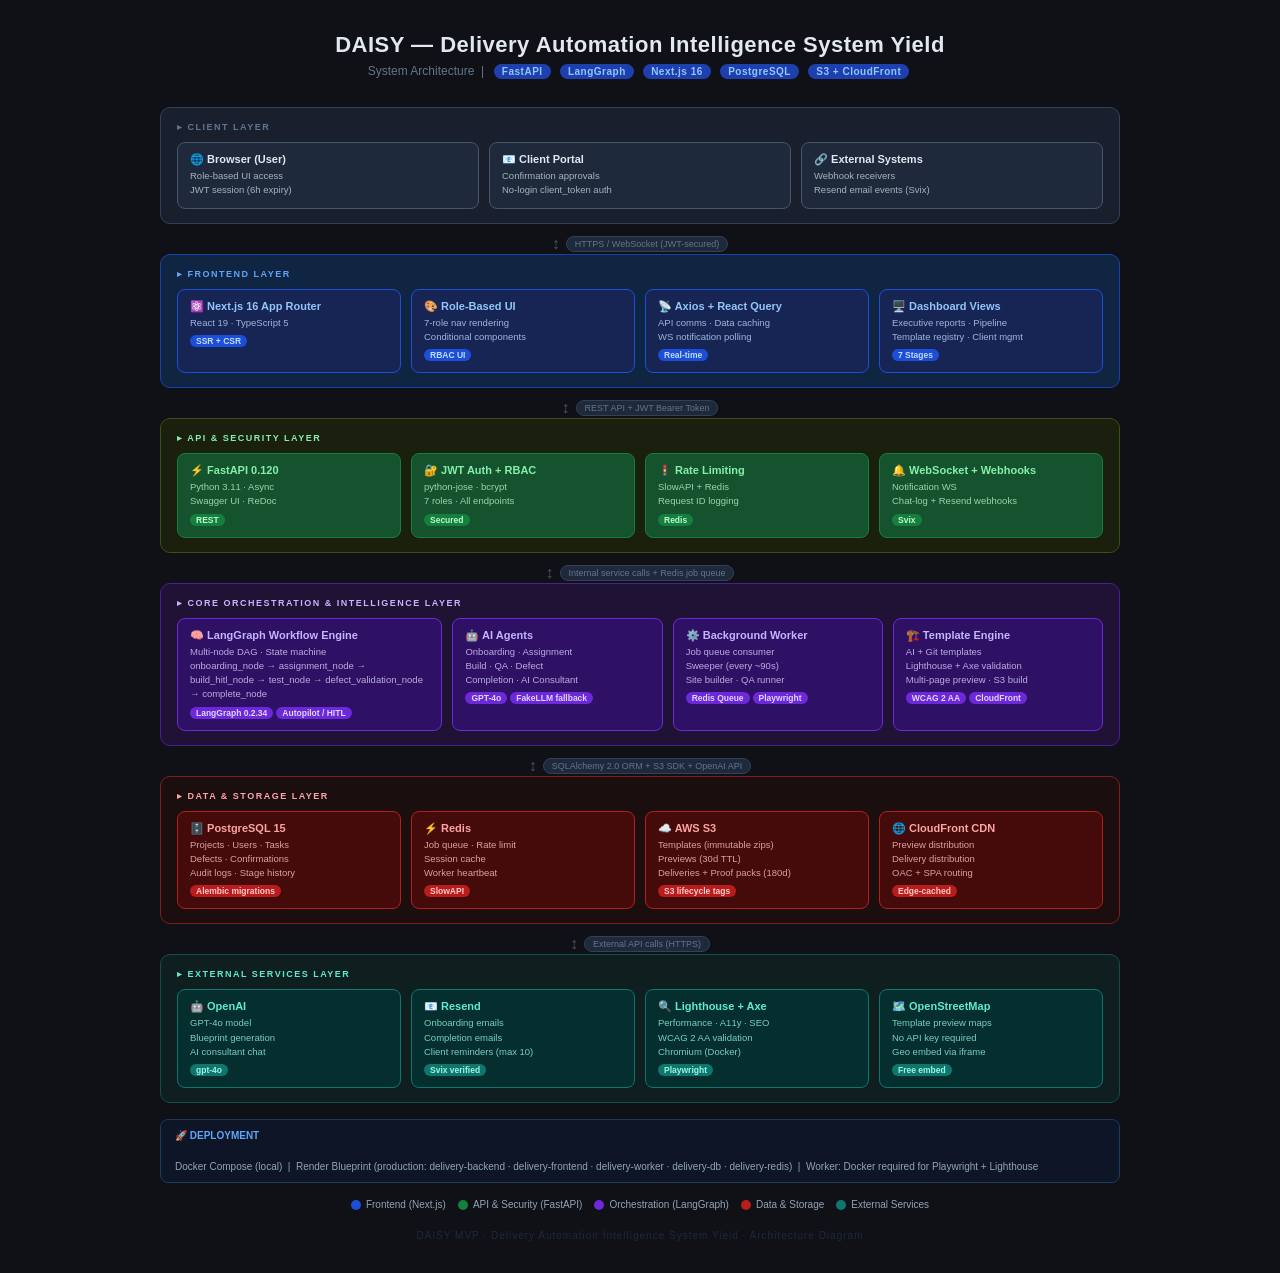
<file: case-studies/DAISY_01_Architecture_Diagram.html>
<!DOCTYPE html>
<html lang="en">
<head>
<meta charset="UTF-8">
<meta name="viewport" content="width=device-width, initial-scale=1.0">
<title>DAISY MVP — System Architecture Diagram</title>
<style>
  * { margin: 0; padding: 0; box-sizing: border-box; }
  body { background: #0f1117; font-family: 'Segoe UI', Arial, sans-serif; padding: 32px; }
  .canvas { width: 960px; margin: 0 auto; }
  .title-block { text-align: center; margin-bottom: 28px; }
  .title-block h1 { font-size: 22px; font-weight: 700; color: #e2e8f0; letter-spacing: 0.5px; }
  .title-block p { font-size: 12px; color: #64748b; margin-top: 6px; }
  .badge { display: inline-block; background: #1e40af; color: #93c5fd; font-size: 10px; font-weight: 600; padding: 2px 8px; border-radius: 99px; margin: 0 3px; letter-spacing: 0.5px; }
  .layer { border-radius: 10px; padding: 14px 16px; margin-bottom: 12px; border: 1px solid; }
  .layer-label { font-size: 9px; font-weight: 700; text-transform: uppercase; letter-spacing: 1.5px; margin-bottom: 10px; }
  .boxes { display: flex; gap: 10px; align-items: stretch; }
  .box { border-radius: 8px; padding: 10px 12px; flex: 1; border: 1px solid; }
  .box-title { font-size: 11px; font-weight: 700; margin-bottom: 3px; }
  .box-sub { font-size: 9.5px; line-height: 1.5; opacity: 0.8; }
  .box-tag { display: inline-block; font-size: 8.5px; font-weight: 600; padding: 1px 6px; border-radius: 99px; margin-top: 5px; margin-right: 3px; }
  .l-client { background: #1a1f2e; border-color: #334155; }
  .l-client .layer-label { color: #64748b; }
  .l-frontend { background: #0f2542; border-color: #1e40af; }
  .l-frontend .layer-label { color: #60a5fa; }
  .l-api { background: #1a1f0e; border-color: #365314; }
  .l-api .layer-label { color: #86efac; }
  .l-core { background: #1f1234; border-color: #4c1d95; }
  .l-core .layer-label { color: #c4b5fd; }
  .l-data { background: #1a0e0e; border-color: #7f1d1d; }
  .l-data .layer-label { color: #fca5a5; }
  .l-ext { background: #0f1f1f; border-color: #134e4a; }
  .l-ext .layer-label { color: #5eead4; }
  .b-blue { background: #172554; border-color: #1d4ed8; color: #bfdbfe; }
  .b-blue .box-title { color: #93c5fd; }
  .b-green { background: #14532d; border-color: #15803d; color: #bbf7d0; }
  .b-green .box-title { color: #86efac; }
  .b-purple { background: #2e1065; border-color: #6d28d9; color: #ddd6fe; }
  .b-purple .box-title { color: #c4b5fd; }
  .b-red { background: #450a0a; border-color: #b91c1c; color: #fecaca; }
  .b-red .box-title { color: #fca5a5; }
  .b-teal { background: #042f2e; border-color: #0f766e; color: #99f6e4; }
  .b-teal .box-title { color: #5eead4; }
  .b-slate { background: #1e293b; border-color: #475569; color: #cbd5e1; }
  .b-slate .box-title { color: #e2e8f0; }
  .t-blue { background: #1d4ed8; color: #bfdbfe; }
  .t-green { background: #15803d; color: #bbf7d0; }
  .t-purple { background: #6d28d9; color: #ddd6fe; }
  .t-teal { background: #0f766e; color: #99f6e4; }
  .t-amber { background: #b45309; color: #fed7aa; }
  .t-red { background: #b91c1c; color: #fecaca; }
  .arrow-row { display: flex; justify-content: center; align-items: center; gap: 6px; margin: 2px 0; }
  .arrow { color: #475569; font-size: 16px; line-height: 1; }
  .arrow-label { font-size: 9px; color: #64748b; background: #1e293b; padding: 2px 8px; border-radius: 99px; border: 1px solid #334155; }
  .legend { display: flex; gap: 12px; justify-content: center; margin-top: 16px; flex-wrap: wrap; }
  .legend-item { display: flex; align-items: center; gap: 5px; font-size: 10px; color: #94a3b8; }
  .legend-dot { width: 10px; height: 10px; border-radius: 50%; }
  .three-col { display: grid; grid-template-columns: 1fr 1fr 1fr; gap: 10px; }
  .four-col { display: grid; grid-template-columns: 1fr 1fr 1fr 1fr; gap: 10px; }
  .watermark { text-align: center; margin-top: 20px; font-size: 10px; color: #1e293b; letter-spacing: 1px; }
</style>
</head>
<body>
<div class="canvas">
  <div class="title-block">
    <h1>DAISY — Delivery Automation Intelligence System Yield</h1>
    <p>System Architecture &nbsp;|&nbsp;
      <span class="badge">FastAPI</span>
      <span class="badge">LangGraph</span>
      <span class="badge">Next.js 16</span>
      <span class="badge">PostgreSQL</span>
      <span class="badge">S3 + CloudFront</span>
    </p>
  </div>

  <div class="layer l-client">
    <div class="layer-label">▸ Client Layer</div>
    <div class="three-col">
      <div class="box b-slate"><div class="box-title">🌐 Browser (User)</div><div class="box-sub">Role-based UI access<br>JWT session (6h expiry)</div></div>
      <div class="box b-slate"><div class="box-title">📧 Client Portal</div><div class="box-sub">Confirmation approvals<br>No-login client_token auth</div></div>
      <div class="box b-slate"><div class="box-title">🔗 External Systems</div><div class="box-sub">Webhook receivers<br>Resend email events (Svix)</div></div>
    </div>
  </div>

  <div class="arrow-row"><span class="arrow">↕</span><span class="arrow-label">HTTPS / WebSocket (JWT-secured)</span></div>

  <div class="layer l-frontend">
    <div class="layer-label">▸ Frontend Layer</div>
    <div class="four-col">
      <div class="box b-blue"><div class="box-title">⚛️ Next.js 16 App Router</div><div class="box-sub">React 19 · TypeScript 5</div><span class="box-tag t-blue">SSR + CSR</span></div>
      <div class="box b-blue"><div class="box-title">🎨 Role-Based UI</div><div class="box-sub">7-role nav rendering<br>Conditional components</div><span class="box-tag t-blue">RBAC UI</span></div>
      <div class="box b-blue"><div class="box-title">📡 Axios + React Query</div><div class="box-sub">API comms · Data caching<br>WS notification polling</div><span class="box-tag t-blue">Real-time</span></div>
      <div class="box b-blue"><div class="box-title">🖥️ Dashboard Views</div><div class="box-sub">Executive reports · Pipeline<br>Template registry · Client mgmt</div><span class="box-tag t-blue">7 Stages</span></div>
    </div>
  </div>

  <div class="arrow-row"><span class="arrow">↕</span><span class="arrow-label">REST API + JWT Bearer Token</span></div>

  <div class="layer l-api">
    <div class="layer-label">▸ API &amp; Security Layer</div>
    <div class="four-col">
      <div class="box b-green"><div class="box-title">⚡ FastAPI 0.120</div><div class="box-sub">Python 3.11 · Async<br>Swagger UI · ReDoc</div><span class="box-tag t-green">REST</span></div>
      <div class="box b-green"><div class="box-title">🔐 JWT Auth + RBAC</div><div class="box-sub">python-jose · bcrypt<br>7 roles · All endpoints</div><span class="box-tag t-green">Secured</span></div>
      <div class="box b-green"><div class="box-title">🚦 Rate Limiting</div><div class="box-sub">SlowAPI + Redis<br>Request ID logging</div><span class="box-tag t-green">Redis</span></div>
      <div class="box b-green"><div class="box-title">🔔 WebSocket + Webhooks</div><div class="box-sub">Notification WS<br>Chat-log + Resend webhooks</div><span class="box-tag t-green">Svix</span></div>
    </div>
  </div>

  <div class="arrow-row"><span class="arrow">↕</span><span class="arrow-label">Internal service calls + Redis job queue</span></div>

  <div class="layer l-core">
    <div class="layer-label">▸ Core Orchestration &amp; Intelligence Layer</div>
    <div class="boxes">
      <div class="box b-purple" style="flex:1.3"><div class="box-title">🧠 LangGraph Workflow Engine</div><div class="box-sub">Multi-node DAG · State machine<br>onboarding_node → assignment_node → build_hitl_node → test_node → defect_validation_node → complete_node</div><span class="box-tag t-purple">LangGraph 0.2.34</span><span class="box-tag t-purple">Autopilot / HITL</span></div>
      <div class="box b-purple" style="flex:1"><div class="box-title">🤖 AI Agents</div><div class="box-sub">Onboarding · Assignment<br>Build · QA · Defect<br>Completion · AI Consultant</div><span class="box-tag t-purple">GPT-4o</span><span class="box-tag t-purple">FakeLLM fallback</span></div>
      <div class="box b-purple" style="flex:1"><div class="box-title">⚙️ Background Worker</div><div class="box-sub">Job queue consumer<br>Sweeper (every ~90s)<br>Site builder · QA runner</div><span class="box-tag t-purple">Redis Queue</span><span class="box-tag t-purple">Playwright</span></div>
      <div class="box b-purple" style="flex:1"><div class="box-title">🏗️ Template Engine</div><div class="box-sub">AI + Git templates<br>Lighthouse + Axe validation<br>Multi-page preview · S3 build</div><span class="box-tag t-purple">WCAG 2 AA</span><span class="box-tag t-purple">CloudFront</span></div>
    </div>
  </div>

  <div class="arrow-row"><span class="arrow">↕</span><span class="arrow-label">SQLAlchemy 2.0 ORM + S3 SDK + OpenAI API</span></div>

  <div class="layer l-data">
    <div class="layer-label">▸ Data &amp; Storage Layer</div>
    <div class="boxes">
      <div class="box b-red"><div class="box-title">🗄️ PostgreSQL 15</div><div class="box-sub">Projects · Users · Tasks<br>Defects · Confirmations<br>Audit logs · Stage history</div><span class="box-tag t-red">Alembic migrations</span></div>
      <div class="box b-red"><div class="box-title">⚡ Redis</div><div class="box-sub">Job queue · Rate limit<br>Session cache<br>Worker heartbeat</div><span class="box-tag t-red">SlowAPI</span></div>
      <div class="box b-red"><div class="box-title">☁️ AWS S3</div><div class="box-sub">Templates (immutable zips)<br>Previews (30d TTL)<br>Deliveries + Proof packs (180d)</div><span class="box-tag t-red">S3 lifecycle tags</span></div>
      <div class="box b-red"><div class="box-title">🌐 CloudFront CDN</div><div class="box-sub">Preview distribution<br>Delivery distribution<br>OAC + SPA routing</div><span class="box-tag t-red">Edge-cached</span></div>
    </div>
  </div>

  <div class="arrow-row"><span class="arrow">↕</span><span class="arrow-label">External API calls (HTTPS)</span></div>

  <div class="layer l-ext">
    <div class="layer-label">▸ External Services Layer</div>
    <div class="four-col">
      <div class="box b-teal"><div class="box-title">🤖 OpenAI</div><div class="box-sub">GPT-4o model<br>Blueprint generation<br>AI consultant chat</div><span class="box-tag t-teal">gpt-4o</span></div>
      <div class="box b-teal"><div class="box-title">📧 Resend</div><div class="box-sub">Onboarding emails<br>Completion emails<br>Client reminders (max 10)</div><span class="box-tag t-teal">Svix verified</span></div>
      <div class="box b-teal"><div class="box-title">🔍 Lighthouse + Axe</div><div class="box-sub">Performance · A11y · SEO<br>WCAG 2 AA validation<br>Chromium (Docker)</div><span class="box-tag t-teal">Playwright</span></div>
      <div class="box b-teal"><div class="box-title">🗺️ OpenStreetMap</div><div class="box-sub">Template preview maps<br>No API key required<br>Geo embed via iframe</div><span class="box-tag t-teal">Free embed</span></div>
    </div>
  </div>

  <div style="margin-top: 16px; padding: 10px 14px; background: #0d1526; border: 1px solid #1e3a5f; border-radius: 8px; display: flex; gap: 20px; align-items: center; flex-wrap: wrap;">
    <span style="font-size: 10px; color: #60a5fa; font-weight: 700;">🚀 DEPLOYMENT</span>
    <span style="font-size: 10px; color: #94a3b8;">Docker Compose (local) &nbsp;|&nbsp; Render Blueprint (production: delivery-backend · delivery-frontend · delivery-worker · delivery-db · delivery-redis) &nbsp;|&nbsp; Worker: Docker required for Playwright + Lighthouse</span>
  </div>

  <div class="legend">
    <div class="legend-item"><div class="legend-dot" style="background:#1d4ed8"></div>Frontend (Next.js)</div>
    <div class="legend-item"><div class="legend-dot" style="background:#15803d"></div>API &amp; Security (FastAPI)</div>
    <div class="legend-item"><div class="legend-dot" style="background:#6d28d9"></div>Orchestration (LangGraph)</div>
    <div class="legend-item"><div class="legend-dot" style="background:#b91c1c"></div>Data &amp; Storage</div>
    <div class="legend-item"><div class="legend-dot" style="background:#0f766e"></div>External Services</div>
  </div>
  <div class="watermark">DAISY MVP · Delivery Automation Intelligence System Yield · Architecture Diagram</div>
</div>
</body>
</html>
</file>
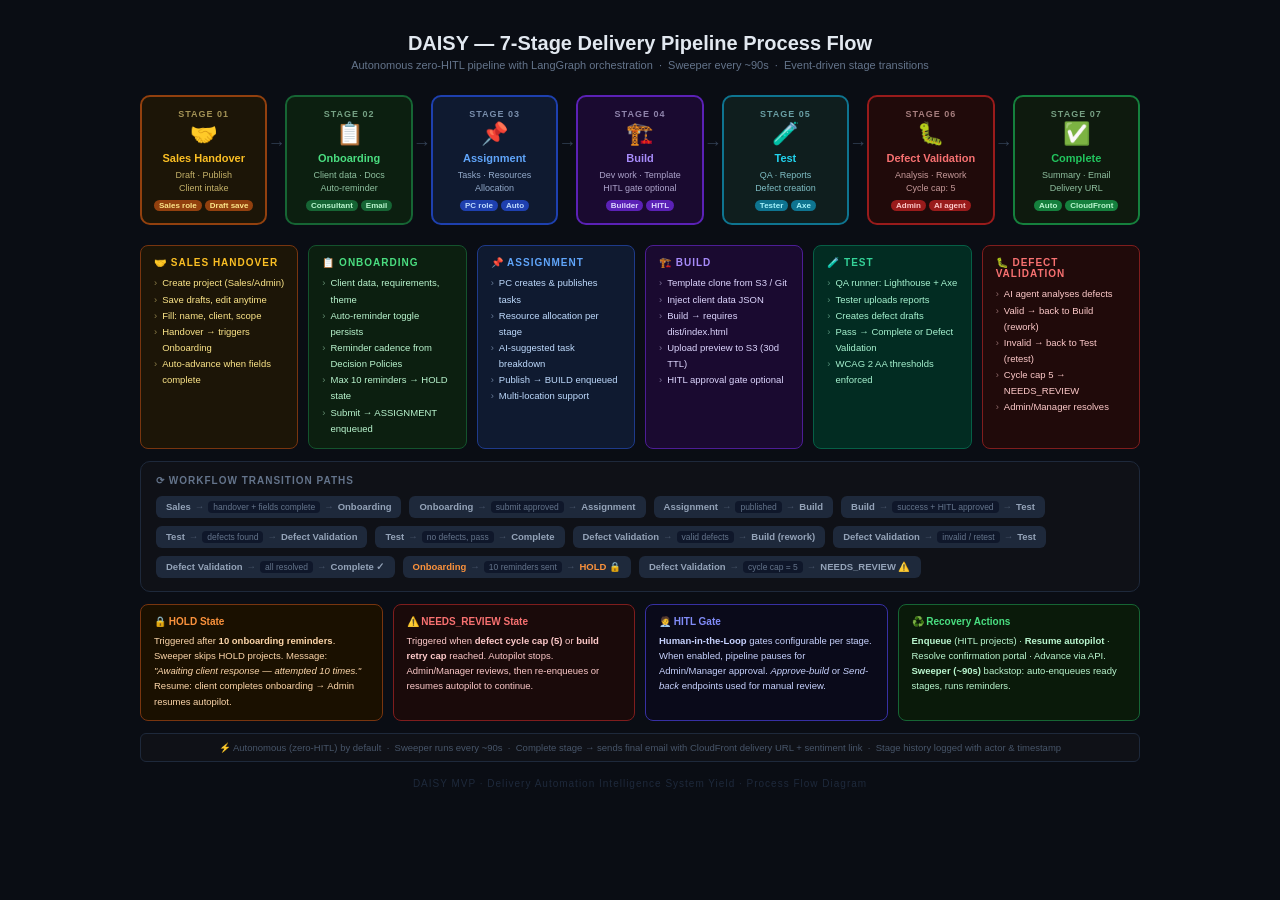
<file: case-studies/DAISY_02_Process_Flow.html>
<!DOCTYPE html>
<html lang="en">
<head>
<meta charset="UTF-8">
<meta name="viewport" content="width=device-width, initial-scale=1.0">
<title>DAISY MVP — 7-Stage Process Flow</title>
<style>
  * { margin: 0; padding: 0; box-sizing: border-box; }
  body { background: #0a0d14; font-family: 'Segoe UI', Arial, sans-serif; padding: 32px; }
  .canvas { width: 1000px; margin: 0 auto; }
  .title-block { text-align: center; margin-bottom: 24px; }
  .title-block h1 { font-size: 20px; font-weight: 700; color: #e2e8f0; }
  .title-block p { font-size: 11px; color: #64748b; margin-top: 4px; }
  .pipeline { display: flex; align-items: flex-start; gap: 0; margin-bottom: 20px; }
  .stage-wrap { display: flex; flex-direction: column; align-items: center; flex: 1; }
  .stage { border-radius: 10px; padding: 12px 8px; width: 100%; border: 2px solid; text-align: center; }
  .stage-num { font-size: 9px; font-weight: 700; opacity: 0.6; margin-bottom: 2px; letter-spacing: 1px; }
  .stage-icon { font-size: 22px; margin-bottom: 4px; }
  .stage-name { font-size: 11px; font-weight: 700; line-height: 1.3; }
  .stage-sub { font-size: 9px; margin-top: 4px; opacity: 0.75; line-height: 1.4; }
  .stage-tags { margin-top: 6px; display: flex; flex-wrap: wrap; gap: 3px; justify-content: center; }
  .stag { font-size: 8px; font-weight: 600; padding: 1px 5px; border-radius: 99px; }
  .conn { display: flex; align-items: center; padding-top: 38px; color: #334155; font-size: 18px; flex-shrink: 0; width: 18px; }
  .s1 { background: #1c1507; border-color: #92400e; color: #fde68a; } .s1 .stage-name { color: #fbbf24; }
  .s2 { background: #0c1f10; border-color: #166534; color: #bbf7d0; } .s2 .stage-name { color: #4ade80; }
  .s3 { background: #0f1a30; border-color: #1e40af; color: #bfdbfe; } .s3 .stage-name { color: #60a5fa; }
  .s4 { background: #1a0a30; border-color: #5b21b6; color: #ddd6fe; } .s4 .stage-name { color: #a78bfa; }
  .s5 { background: #0f1e1e; border-color: #0e7490; color: #a5f3fc; } .s5 .stage-name { color: #22d3ee; }
  .s6 { background: #200a0a; border-color: #991b1b; color: #fecaca; } .s6 .stage-name { color: #f87171; }
  .s7 { background: #0e1a0e; border-color: #15803d; color: #bbf7d0; } .s7 .stage-name { color: #22c55e; }
  .t-amber { background:#92400e; color:#fde68a; } .t-green2 { background:#166534; color:#bbf7d0; } .t-blue { background:#1e40af; color:#bfdbfe; } .t-purple { background:#5b21b6; color:#ddd6fe; } .t-cyan { background:#0e7490; color:#a5f3fc; } .t-red { background:#991b1b; color:#fecaca; } .t-green { background:#15803d; color:#bbf7d0; }
  .details-row { display: flex; gap: 10px; margin-bottom: 12px; }
  .detail-card { border-radius: 8px; padding: 11px 13px; flex: 1; border: 1px solid; }
  .detail-card h3 { font-size: 10px; font-weight: 700; text-transform: uppercase; letter-spacing: 1px; margin-bottom: 7px; }
  .detail-card ul { list-style: none; }
  .detail-card li { font-size: 9.5px; line-height: 1.7; display: flex; gap: 5px; }
  .detail-card li::before { content: '›'; opacity: 0.5; flex-shrink: 0; }
  .d-amber { background:#1c1507; border-color:#78350f; color:#fde68a; } .d-amber h3 { color:#fbbf24; }
  .d-green { background:#0c1f10; border-color:#14532d; color:#bbf7d0; } .d-green h3 { color:#4ade80; }
  .d-blue { background:#0f1a30; border-color:#1e3a8a; color:#bfdbfe; } .d-blue h3 { color:#60a5fa; }
  .d-purple { background:#1a0a30; border-color:#4c1d95; color:#ddd6fe; } .d-purple h3 { color:#a78bfa; }
  .d-red { background:#200a0a; border-color:#7f1d1d; color:#fecaca; } .d-red h3 { color:#f87171; }
  .d-teal { background:#022c22; border-color:#065f46; color:#a7f3d0; } .d-teal h3 { color:#34d399; }
  .transitions { border-radius: 10px; padding: 13px 15px; background: #0f1117; border: 1px solid #1e293b; margin-bottom: 12px; }
  .transitions h3 { font-size: 10px; font-weight: 700; color: #64748b; text-transform: uppercase; letter-spacing: 1px; margin-bottom: 10px; }
  .t-flow { display: flex; flex-wrap: wrap; gap: 8px; }
  .t-path { display: flex; align-items: center; gap: 4px; background: #1e293b; border-radius: 6px; padding: 5px 10px; }
  .t-path span { font-size: 9.5px; color: #94a3b8; }
  .t-path .arr { color: #475569; }
  .t-path .cond { font-size: 8.5px; color: #64748b; background: #0f172a; border-radius: 4px; padding: 1px 5px; }
  .t-path .node { font-size: 9.5px; font-weight: 600; }
  .nd-amber { color: #fbbf24; } .nd-green { color: #4ade80; } .nd-blue { color: #60a5fa; } .nd-purple { color: #a78bfa; } .nd-cyan { color: #22d3ee; } .nd-red { color: #f87171; }
  .stops { display: flex; gap: 10px; margin-bottom: 12px; }
  .stop-card { flex: 1; border-radius: 8px; padding: 11px 13px; border: 1px solid; }
  .stop-card h3 { font-size: 10px; font-weight: 700; margin-bottom: 6px; }
  .stop-card p { font-size: 9.5px; line-height: 1.6; }
  .sc-hold { background:#1a1000; border-color:#78350f; color:#fed7aa; } .sc-hold h3 { color:#fb923c; }
  .sc-nr { background:#1a0a0a; border-color:#7f1d1d; color:#fecaca; } .sc-nr h3 { color:#f87171; }
  .sc-hitl { background:#0a0a1a; border-color:#3730a3; color:#c7d2fe; } .sc-hitl h3 { color:#818cf8; }
  .sc-rec { background:#0a1a0a; border-color:#166534; color:#bbf7d0; } .sc-rec h3 { color:#4ade80; }
  .footer-note { text-align: center; font-size: 9.5px; color: #475569; margin-top: 10px; padding: 8px; background: #0f1117; border-radius: 6px; border: 1px solid #1e293b; }
  .watermark { text-align: center; margin-top: 16px; font-size: 10px; color: #1e293b; letter-spacing: 1px; }
</style>
</head>
<body>
<div class="canvas">
  <div class="title-block">
    <h1>DAISY — 7-Stage Delivery Pipeline Process Flow</h1>
    <p>Autonomous zero-HITL pipeline with LangGraph orchestration &nbsp;·&nbsp; Sweeper every ~90s &nbsp;·&nbsp; Event-driven stage transitions</p>
  </div>

  <div class="pipeline">
    <div class="stage-wrap"><div class="stage s1"><div class="stage-num">STAGE 01</div><div class="stage-icon">🤝</div><div class="stage-name">Sales Handover</div><div class="stage-sub">Draft · Publish<br>Client intake</div><div class="stage-tags"><span class="stag t-amber">Sales role</span><span class="stag t-amber">Draft save</span></div></div></div>
    <div class="conn">→</div>
    <div class="stage-wrap"><div class="stage s2"><div class="stage-num">STAGE 02</div><div class="stage-icon">📋</div><div class="stage-name">Onboarding</div><div class="stage-sub">Client data · Docs<br>Auto-reminder</div><div class="stage-tags"><span class="stag t-green2">Consultant</span><span class="stag t-green2">Email</span></div></div></div>
    <div class="conn">→</div>
    <div class="stage-wrap"><div class="stage s3"><div class="stage-num">STAGE 03</div><div class="stage-icon">📌</div><div class="stage-name">Assignment</div><div class="stage-sub">Tasks · Resources<br>Allocation</div><div class="stage-tags"><span class="stag t-blue">PC role</span><span class="stag t-blue">Auto</span></div></div></div>
    <div class="conn">→</div>
    <div class="stage-wrap"><div class="stage s4"><div class="stage-num">STAGE 04</div><div class="stage-icon">🏗️</div><div class="stage-name">Build</div><div class="stage-sub">Dev work · Template<br>HITL gate optional</div><div class="stage-tags"><span class="stag t-purple">Builder</span><span class="stag t-purple">HITL</span></div></div></div>
    <div class="conn">→</div>
    <div class="stage-wrap"><div class="stage s5"><div class="stage-num">STAGE 05</div><div class="stage-icon">🧪</div><div class="stage-name">Test</div><div class="stage-sub">QA · Reports<br>Defect creation</div><div class="stage-tags"><span class="stag t-cyan">Tester</span><span class="stag t-cyan">Axe</span></div></div></div>
    <div class="conn">→</div>
    <div class="stage-wrap"><div class="stage s6"><div class="stage-num">STAGE 06</div><div class="stage-icon">🐛</div><div class="stage-name">Defect Validation</div><div class="stage-sub">Analysis · Rework<br>Cycle cap: 5</div><div class="stage-tags"><span class="stag t-red">Admin</span><span class="stag t-red">AI agent</span></div></div></div>
    <div class="conn">→</div>
    <div class="stage-wrap"><div class="stage s7"><div class="stage-num">STAGE 07</div><div class="stage-icon">✅</div><div class="stage-name">Complete</div><div class="stage-sub">Summary · Email<br>Delivery URL</div><div class="stage-tags"><span class="stag t-green">Auto</span><span class="stag t-green">CloudFront</span></div></div></div>
  </div>

  <div class="details-row">
    <div class="detail-card d-amber"><h3>🤝 Sales Handover</h3><ul><li>Create project (Sales/Admin)</li><li>Save drafts, edit anytime</li><li>Fill: name, client, scope</li><li>Handover → triggers Onboarding</li><li>Auto-advance when fields complete</li></ul></div>
    <div class="detail-card d-green"><h3>📋 Onboarding</h3><ul><li>Client data, requirements, theme</li><li>Auto-reminder toggle persists</li><li>Reminder cadence from Decision Policies</li><li>Max 10 reminders → HOLD state</li><li>Submit → ASSIGNMENT enqueued</li></ul></div>
    <div class="detail-card d-blue"><h3>📌 Assignment</h3><ul><li>PC creates &amp; publishes tasks</li><li>Resource allocation per stage</li><li>AI-suggested task breakdown</li><li>Publish → BUILD enqueued</li><li>Multi-location support</li></ul></div>
    <div class="detail-card d-purple"><h3>🏗️ Build</h3><ul><li>Template clone from S3 / Git</li><li>Inject client data JSON</li><li>Build → requires dist/index.html</li><li>Upload preview to S3 (30d TTL)</li><li>HITL approval gate optional</li></ul></div>
    <div class="detail-card d-teal"><h3>🧪 Test</h3><ul><li>QA runner: Lighthouse + Axe</li><li>Tester uploads reports</li><li>Creates defect drafts</li><li>Pass → Complete or Defect Validation</li><li>WCAG 2 AA thresholds enforced</li></ul></div>
    <div class="detail-card d-red"><h3>🐛 Defect Validation</h3><ul><li>AI agent analyses defects</li><li>Valid → back to Build (rework)</li><li>Invalid → back to Test (retest)</li><li>Cycle cap 5 → NEEDS_REVIEW</li><li>Admin/Manager resolves</li></ul></div>
  </div>

  <div class="transitions">
    <h3>⟳ Workflow Transition Paths</h3>
    <div class="t-flow">
      <div class="t-path"><span class="node nd-amber">Sales</span><span class="arr">→</span><span class="cond">handover + fields complete</span><span class="arr">→</span><span class="node nd-green">Onboarding</span></div>
      <div class="t-path"><span class="node nd-green">Onboarding</span><span class="arr">→</span><span class="cond">submit approved</span><span class="arr">→</span><span class="node nd-blue">Assignment</span></div>
      <div class="t-path"><span class="node nd-blue">Assignment</span><span class="arr">→</span><span class="cond">published</span><span class="arr">→</span><span class="node nd-purple">Build</span></div>
      <div class="t-path"><span class="node nd-purple">Build</span><span class="arr">→</span><span class="cond">success + HITL approved</span><span class="arr">→</span><span class="node nd-cyan">Test</span></div>
      <div class="t-path"><span class="node nd-cyan">Test</span><span class="arr">→</span><span class="cond">defects found</span><span class="arr">→</span><span class="node nd-red">Defect Validation</span></div>
      <div class="t-path"><span class="node nd-cyan">Test</span><span class="arr">→</span><span class="cond">no defects, pass</span><span class="arr">→</span><span class="node nd-green">Complete</span></div>
      <div class="t-path"><span class="node nd-red">Defect Validation</span><span class="arr">→</span><span class="cond">valid defects</span><span class="arr">→</span><span class="node nd-purple">Build (rework)</span></div>
      <div class="t-path"><span class="node nd-red">Defect Validation</span><span class="arr">→</span><span class="cond">invalid / retest</span><span class="arr">→</span><span class="node nd-cyan">Test</span></div>
      <div class="t-path"><span class="node nd-red">Defect Validation</span><span class="arr">→</span><span class="cond">all resolved</span><span class="arr">→</span><span class="node nd-green">Complete ✓</span></div>
      <div class="t-path"><span class="node" style="color:#fb923c">Onboarding</span><span class="arr">→</span><span class="cond">10 reminders sent</span><span class="arr">→</span><span class="node" style="color:#fb923c">HOLD 🔒</span></div>
      <div class="t-path"><span class="node nd-red">Defect Validation</span><span class="arr">→</span><span class="cond">cycle cap = 5</span><span class="arr">→</span><span class="node nd-red">NEEDS_REVIEW ⚠️</span></div>
    </div>
  </div>

  <div class="stops">
    <div class="stop-card sc-hold"><h3>🔒 HOLD State</h3><p>Triggered after <strong>10 onboarding reminders</strong>. Sweeper skips HOLD projects. Message: <em>"Awaiting client response — attempted 10 times."</em> Resume: client completes onboarding → Admin resumes autopilot.</p></div>
    <div class="stop-card sc-nr"><h3>⚠️ NEEDS_REVIEW State</h3><p>Triggered when <strong>defect cycle cap (5)</strong> or <strong>build retry cap</strong> reached. Autopilot stops. Admin/Manager reviews, then re-enqueues or resumes autopilot to continue.</p></div>
    <div class="stop-card sc-hitl"><h3>🧑‍💼 HITL Gate</h3><p><strong>Human-in-the-Loop</strong> gates configurable per stage. When enabled, pipeline pauses for Admin/Manager approval. <em>Approve-build</em> or <em>Send-back</em> endpoints used for manual review.</p></div>
    <div class="stop-card sc-rec"><h3>♻️ Recovery Actions</h3><p><strong>Enqueue</strong> (HITL projects) · <strong>Resume autopilot</strong> · Resolve confirmation portal · Advance via API. <strong>Sweeper (~90s)</strong> backstop: auto-enqueues ready stages, runs reminders.</p></div>
  </div>

  <div class="footer-note">⚡ Autonomous (zero-HITL) by default &nbsp;·&nbsp; Sweeper runs every ~90s &nbsp;·&nbsp; Complete stage → sends final email with CloudFront delivery URL + sentiment link &nbsp;·&nbsp; Stage history logged with actor &amp; timestamp</div>
  <div class="watermark">DAISY MVP · Delivery Automation Intelligence System Yield · Process Flow Diagram</div>
</div>
</body>
</html>
</file>
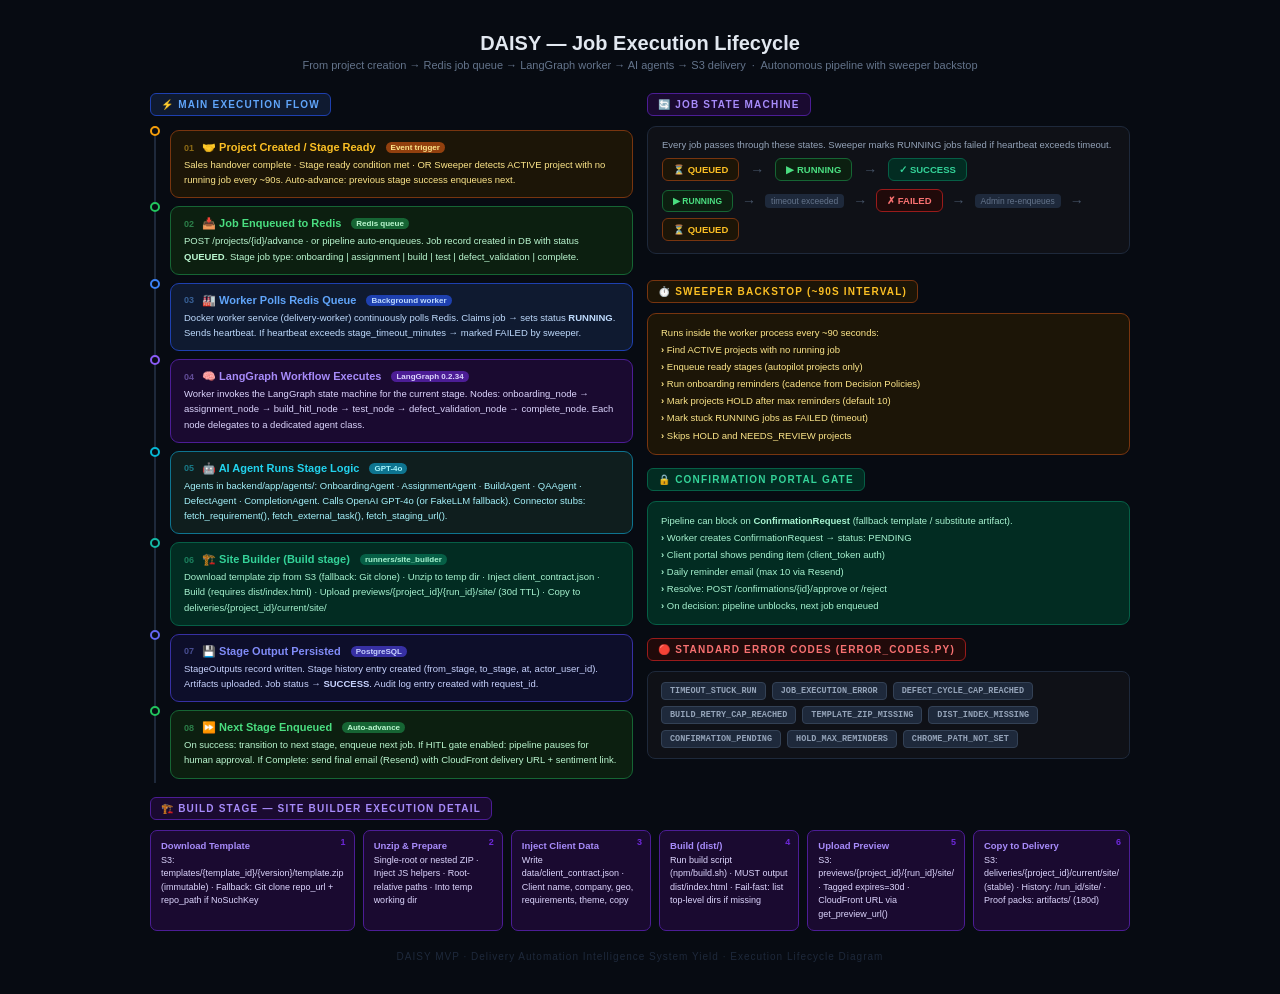
<file: case-studies/DAISY_03_Execution_Lifecycle.html>
<!DOCTYPE html>
<html lang="en">
<head>
<meta charset="UTF-8">
<meta name="viewport" content="width=device-width, initial-scale=1.0">
<title>DAISY MVP — Execution Lifecycle</title>
<style>
  * { margin: 0; padding: 0; box-sizing: border-box; }
  body { background: #070b12; font-family: 'Segoe UI', Arial, sans-serif; padding: 32px; }
  .canvas { width: 980px; margin: 0 auto; }
  .title-block { text-align: center; margin-bottom: 22px; }
  .title-block h1 { font-size: 20px; font-weight: 700; color: #e2e8f0; }
  .title-block p { font-size: 11px; color: #64748b; margin-top: 4px; }
  .two-col { display: grid; grid-template-columns: 1fr 1fr; gap: 14px; margin-bottom: 14px; }
  .lc-flow { display: flex; flex-direction: column; gap: 0; }
  .lc-step { display: flex; gap: 0; align-items: stretch; }
  .lc-step-inner { display: flex; flex-direction: column; align-items: center; }
  .lc-line { width: 2px; background: #1e293b; flex-shrink: 0; margin: 0 auto; flex: 1; min-height: 10px; }
  .lc-dot { width: 10px; height: 10px; border-radius: 50%; flex-shrink: 0; border: 2px solid; background: #070b12; }
  .lc-card { border-radius: 9px; padding: 10px 13px; border: 1px solid; flex: 1; margin: 4px 0; margin-left: 10px; }
  .lc-card-title { font-size: 11px; font-weight: 700; margin-bottom: 3px; display: flex; align-items: center; gap: 6px; }
  .lc-card-body { font-size: 9.5px; line-height: 1.6; }
  .lc-num { font-size: 9px; font-weight: 700; opacity: 0.5; margin-right: 2px; }
  .badge { display: inline-block; font-size: 8px; font-weight: 600; padding: 1px 5px; border-radius: 99px; margin-left: 4px; }
  .dot-amber { border-color: #f59e0b; } .c-amber { background: #1c1507; border-color: #78350f; color: #fde68a; } .c-amber .lc-card-title { color: #fbbf24; }
  .dot-green { border-color: #22c55e; } .c-green { background: #0c1f10; border-color: #166534; color: #bbf7d0; } .c-green .lc-card-title { color: #4ade80; }
  .dot-blue { border-color: #3b82f6; } .c-blue { background: #0f1a30; border-color: #1e40af; color: #bfdbfe; } .c-blue .lc-card-title { color: #60a5fa; }
  .dot-purple { border-color: #8b5cf6; } .c-purple { background: #1a0a30; border-color: #4c1d95; color: #ddd6fe; } .c-purple .lc-card-title { color: #a78bfa; }
  .dot-cyan { border-color: #06b6d4; } .c-cyan { background: #0f1e1e; border-color: #0e7490; color: #a5f3fc; } .c-cyan .lc-card-title { color: #22d3ee; }
  .dot-teal { border-color: #14b8a6; } .c-teal { background: #022c22; border-color: #065f46; color: #a7f3d0; } .c-teal .lc-card-title { color: #34d399; }
  .dot-indigo { border-color: #6366f1; } .c-indigo { background: #0d0e2a; border-color: #3730a3; color: #c7d2fe; } .c-indigo .lc-card-title { color: #818cf8; }
  .b-amber { background:#92400e; color:#fde68a; } .b-green { background:#166534; color:#bbf7d0; } .b-blue { background:#1e40af; color:#bfdbfe; } .b-purple { background:#4c1d95; color:#ddd6fe; } .b-cyan { background:#0e7490; color:#a5f3fc; } .b-teal { background:#065f46; color:#a7f3d0; } .b-indigo { background:#3730a3; color:#c7d2fe; }
  .sec-head { font-size: 10px; font-weight: 700; text-transform: uppercase; letter-spacing: 1.2px; padding: 5px 10px; border-radius: 6px; margin-bottom: 10px; display: inline-block; }
  .sh-blue { background: #0f1a30; color: #60a5fa; border: 1px solid #1e40af; }
  .sh-purple { background: #1a0a30; color: #a78bfa; border: 1px solid #4c1d95; }
  .sh-amber { background: #1c1507; color: #fbbf24; border: 1px solid #78350f; }
  .sh-teal { background: #022c22; color: #34d399; border: 1px solid #065f46; }
  .sh-red { background: #200a0a; color: #f87171; border: 1px solid #991b1b; }
  .sm-box { border-radius: 9px; padding: 12px 14px; border: 1px solid; margin-bottom: 13px; background: #0f1117; border-color: #1e293b; }
  .sm-states { display: flex; gap: 8px; flex-wrap: wrap; margin-top: 8px; align-items: center; }
  .sm-state { border-radius: 6px; padding: 5px 10px; font-size: 9.5px; font-weight: 600; border: 1px solid; }
  .sm-queued { background: #1c1507; border-color: #78350f; color: #fbbf24; } .sm-running { background: #0c1f10; border-color: #166534; color: #4ade80; } .sm-success { background: #022c22; border-color: #065f46; color: #34d399; } .sm-failed { background: #200a0a; border-color: #991b1b; color: #f87171; }
  .arrow-h { color: #475569; font-size: 14px; margin: 0 3px; }
  .cond-pill { font-size: 8.5px; color: #64748b; background: #1e293b; padding: 2px 6px; border-radius: 4px; }
  .ec-box { border-radius: 8px; padding: 10px 13px; border: 1px solid #1e293b; background: #0f1117; margin-bottom: 13px; }
  .ec-box h3 { font-size: 10px; font-weight: 700; color: #64748b; text-transform: uppercase; letter-spacing: 1px; margin-bottom: 8px; }
  .ec-list { display: flex; flex-wrap: wrap; gap: 6px; }
  .ec { font-size: 8.5px; font-weight: 600; padding: 3px 8px; border-radius: 4px; font-family: 'Courier New', monospace; background: #1e293b; color: #94a3b8; border: 1px solid #334155; }
  .sb-steps { counter-reset: sb; display: flex; gap: 8px; }
  .sb-step { flex: 1; border-radius: 7px; padding: 9px 10px; background: #1a0a30; border: 1px solid #4c1d95; color: #ddd6fe; counter-increment: sb; position: relative; }
  .sb-step::before { content: counter(sb); position: absolute; top: 6px; right: 8px; font-size: 9px; color: #6d28d9; font-weight: 700; }
  .sb-step h4 { font-size: 9.5px; font-weight: 700; color: #a78bfa; margin-bottom: 3px; }
  .sb-step p { font-size: 9px; line-height: 1.5; }
  .watermark { text-align: center; margin-top: 16px; font-size: 10px; color: #1e293b; letter-spacing: 1px; }
</style>
</head>
<body>
<div class="canvas">
  <div class="title-block">
    <h1>DAISY — Job Execution Lifecycle</h1>
    <p>From project creation → Redis job queue → LangGraph worker → AI agents → S3 delivery &nbsp;·&nbsp; Autonomous pipeline with sweeper backstop</p>
  </div>

  <div class="two-col">
    <div>
      <div class="sec-head sh-blue">⚡ Main Execution Flow</div>
      <div class="lc-flow">
        <div class="lc-step"><div class="lc-step-inner"><div class="lc-dot dot-amber"></div><div class="lc-line"></div></div><div class="lc-card c-amber"><div class="lc-card-title"><span class="lc-num">01</span> 🤝 Project Created / Stage Ready <span class="badge b-amber">Event trigger</span></div><div class="lc-card-body">Sales handover complete · Stage ready condition met · OR Sweeper detects ACTIVE project with no running job every ~90s. Auto-advance: previous stage success enqueues next.</div></div></div>
        <div class="lc-step"><div class="lc-step-inner"><div class="lc-dot dot-green"></div><div class="lc-line"></div></div><div class="lc-card c-green"><div class="lc-card-title"><span class="lc-num">02</span> 📥 Job Enqueued to Redis <span class="badge b-green">Redis queue</span></div><div class="lc-card-body">POST /projects/{id}/advance · or pipeline auto-enqueues. Job record created in DB with status <strong>QUEUED</strong>. Stage job type: onboarding | assignment | build | test | defect_validation | complete.</div></div></div>
        <div class="lc-step"><div class="lc-step-inner"><div class="lc-dot dot-blue"></div><div class="lc-line"></div></div><div class="lc-card c-blue"><div class="lc-card-title"><span class="lc-num">03</span> 🏭 Worker Polls Redis Queue <span class="badge b-blue">Background worker</span></div><div class="lc-card-body">Docker worker service (delivery-worker) continuously polls Redis. Claims job → sets status <strong>RUNNING</strong>. Sends heartbeat. If heartbeat exceeds stage_timeout_minutes → marked FAILED by sweeper.</div></div></div>
        <div class="lc-step"><div class="lc-step-inner"><div class="lc-dot dot-purple"></div><div class="lc-line"></div></div><div class="lc-card c-purple"><div class="lc-card-title"><span class="lc-num">04</span> 🧠 LangGraph Workflow Executes <span class="badge b-purple">LangGraph 0.2.34</span></div><div class="lc-card-body">Worker invokes the LangGraph state machine for the current stage. Nodes: onboarding_node → assignment_node → build_hitl_node → test_node → defect_validation_node → complete_node. Each node delegates to a dedicated agent class.</div></div></div>
        <div class="lc-step"><div class="lc-step-inner"><div class="lc-dot dot-cyan"></div><div class="lc-line"></div></div><div class="lc-card c-cyan"><div class="lc-card-title"><span class="lc-num">05</span> 🤖 AI Agent Runs Stage Logic <span class="badge b-cyan">GPT-4o</span></div><div class="lc-card-body">Agents in backend/app/agents/: OnboardingAgent · AssignmentAgent · BuildAgent · QAAgent · DefectAgent · CompletionAgent. Calls OpenAI GPT-4o (or FakeLLM fallback). Connector stubs: fetch_requirement(), fetch_external_task(), fetch_staging_url().</div></div></div>
        <div class="lc-step"><div class="lc-step-inner"><div class="lc-dot dot-teal"></div><div class="lc-line"></div></div><div class="lc-card c-teal"><div class="lc-card-title"><span class="lc-num">06</span> 🏗️ Site Builder (Build stage) <span class="badge b-teal">runners/site_builder</span></div><div class="lc-card-body">Download template zip from S3 (fallback: Git clone) · Unzip to temp dir · Inject client_contract.json · Build (requires dist/index.html) · Upload previews/{project_id}/{run_id}/site/ (30d TTL) · Copy to deliveries/{project_id}/current/site/</div></div></div>
        <div class="lc-step"><div class="lc-step-inner"><div class="lc-dot dot-indigo"></div><div class="lc-line"></div></div><div class="lc-card c-indigo"><div class="lc-card-title"><span class="lc-num">07</span> 💾 Stage Output Persisted <span class="badge b-indigo">PostgreSQL</span></div><div class="lc-card-body">StageOutputs record written. Stage history entry created (from_stage, to_stage, at, actor_user_id). Artifacts uploaded. Job status → <strong>SUCCESS</strong>. Audit log entry created with request_id.</div></div></div>
        <div class="lc-step"><div class="lc-step-inner"><div class="lc-dot dot-green"></div><div class="lc-line"></div></div><div class="lc-card c-green"><div class="lc-card-title"><span class="lc-num">08</span> ⏩ Next Stage Enqueued <span class="badge b-green">Auto-advance</span></div><div class="lc-card-body">On success: transition to next stage, enqueue next job. If HITL gate enabled: pipeline pauses for human approval. If Complete: send final email (Resend) with CloudFront delivery URL + sentiment link.</div></div></div>
      </div>
    </div>

    <div style="display:flex;flex-direction:column;gap:13px;">
      <div>
        <div class="sec-head sh-purple">🔄 Job State Machine</div>
        <div class="sm-box">
          <div style="font-size:9.5px;color:#94a3b8;margin-bottom:8px;">Every job passes through these states. Sweeper marks RUNNING jobs failed if heartbeat exceeds timeout.</div>
          <div class="sm-states"><div class="sm-state sm-queued">⏳ QUEUED</div><span class="arrow-h">→</span><div class="sm-state sm-running">▶ RUNNING</div><span class="arrow-h">→</span><div class="sm-state sm-success">✓ SUCCESS</div></div>
          <div style="margin-top:8px;display:flex;align-items:center;gap:6px;flex-wrap:wrap;"><div class="sm-state sm-running" style="font-size:8.5px;">▶ RUNNING</div><span class="arrow-h">→</span><span class="cond-pill">timeout exceeded</span><span class="arrow-h">→</span><div class="sm-state sm-failed">✗ FAILED</div><span class="arrow-h">→</span><span class="cond-pill">Admin re-enqueues</span><span class="arrow-h">→</span><div class="sm-state sm-queued">⏳ QUEUED</div></div>
        </div>
      </div>
      <div>
        <div class="sec-head sh-amber">⏱️ Sweeper Backstop (~90s interval)</div>
        <div class="lc-card c-amber" style="margin:0;"><div class="lc-card-body" style="line-height:1.8;">Runs inside the worker process every ~90 seconds:<br><strong>›</strong> Find ACTIVE projects with no running job<br><strong>›</strong> Enqueue ready stages (autopilot projects only)<br><strong>›</strong> Run onboarding reminders (cadence from Decision Policies)<br><strong>›</strong> Mark projects HOLD after max reminders (default 10)<br><strong>›</strong> Mark stuck RUNNING jobs as FAILED (timeout)<br><strong>›</strong> Skips HOLD and NEEDS_REVIEW projects</div></div>
      </div>
      <div>
        <div class="sec-head sh-teal">🔒 Confirmation Portal Gate</div>
        <div class="lc-card c-teal" style="margin:0;"><div class="lc-card-body" style="line-height:1.8;">Pipeline can block on <strong>ConfirmationRequest</strong> (fallback template / substitute artifact).<br><strong>›</strong> Worker creates ConfirmationRequest → status: PENDING<br><strong>›</strong> Client portal shows pending item (client_token auth)<br><strong>›</strong> Daily reminder email (max 10 via Resend)<br><strong>›</strong> Resolve: POST /confirmations/{id}/approve or /reject<br><strong>›</strong> On decision: pipeline unblocks, next job enqueued</div></div>
      </div>
      <div>
        <div class="sec-head sh-red">🔴 Standard Error Codes (error_codes.py)</div>
        <div class="ec-box" style="margin-bottom:0;"><div class="ec-list"><span class="ec">TIMEOUT_STUCK_RUN</span><span class="ec">JOB_EXECUTION_ERROR</span><span class="ec">DEFECT_CYCLE_CAP_REACHED</span><span class="ec">BUILD_RETRY_CAP_REACHED</span><span class="ec">TEMPLATE_ZIP_MISSING</span><span class="ec">DIST_INDEX_MISSING</span><span class="ec">CONFIRMATION_PENDING</span><span class="ec">HOLD_MAX_REMINDERS</span><span class="ec">CHROME_PATH_NOT_SET</span></div></div>
      </div>
    </div>
  </div>

  <div>
    <div class="sec-head sh-purple" style="margin-bottom:10px;">🏗️ Build Stage — Site Builder Execution Detail</div>
    <div class="sb-steps">
      <div class="sb-step"><h4>Download Template</h4><p>S3: templates/{template_id}/{version}/template.zip (immutable) · Fallback: Git clone repo_url + repo_path if NoSuchKey</p></div>
      <div class="sb-step"><h4>Unzip &amp; Prepare</h4><p>Single-root or nested ZIP · Inject JS helpers · Root-relative paths · Into temp working dir</p></div>
      <div class="sb-step"><h4>Inject Client Data</h4><p>Write data/client_contract.json · Client name, company, geo, requirements, theme, copy</p></div>
      <div class="sb-step"><h4>Build (dist/)</h4><p>Run build script (npm/build.sh) · MUST output dist/index.html · Fail-fast: list top-level dirs if missing</p></div>
      <div class="sb-step"><h4>Upload Preview</h4><p>S3: previews/{project_id}/{run_id}/site/ · Tagged expires=30d · CloudFront URL via get_preview_url()</p></div>
      <div class="sb-step"><h4>Copy to Delivery</h4><p>S3: deliveries/{project_id}/current/site/ (stable) · History: /run_id/site/ · Proof packs: artifacts/ (180d)</p></div>
    </div>
  </div>

  <div class="watermark" style="margin-top:20px;">DAISY MVP · Delivery Automation Intelligence System Yield · Execution Lifecycle Diagram</div>
</div>
</body>
</html>
</file>
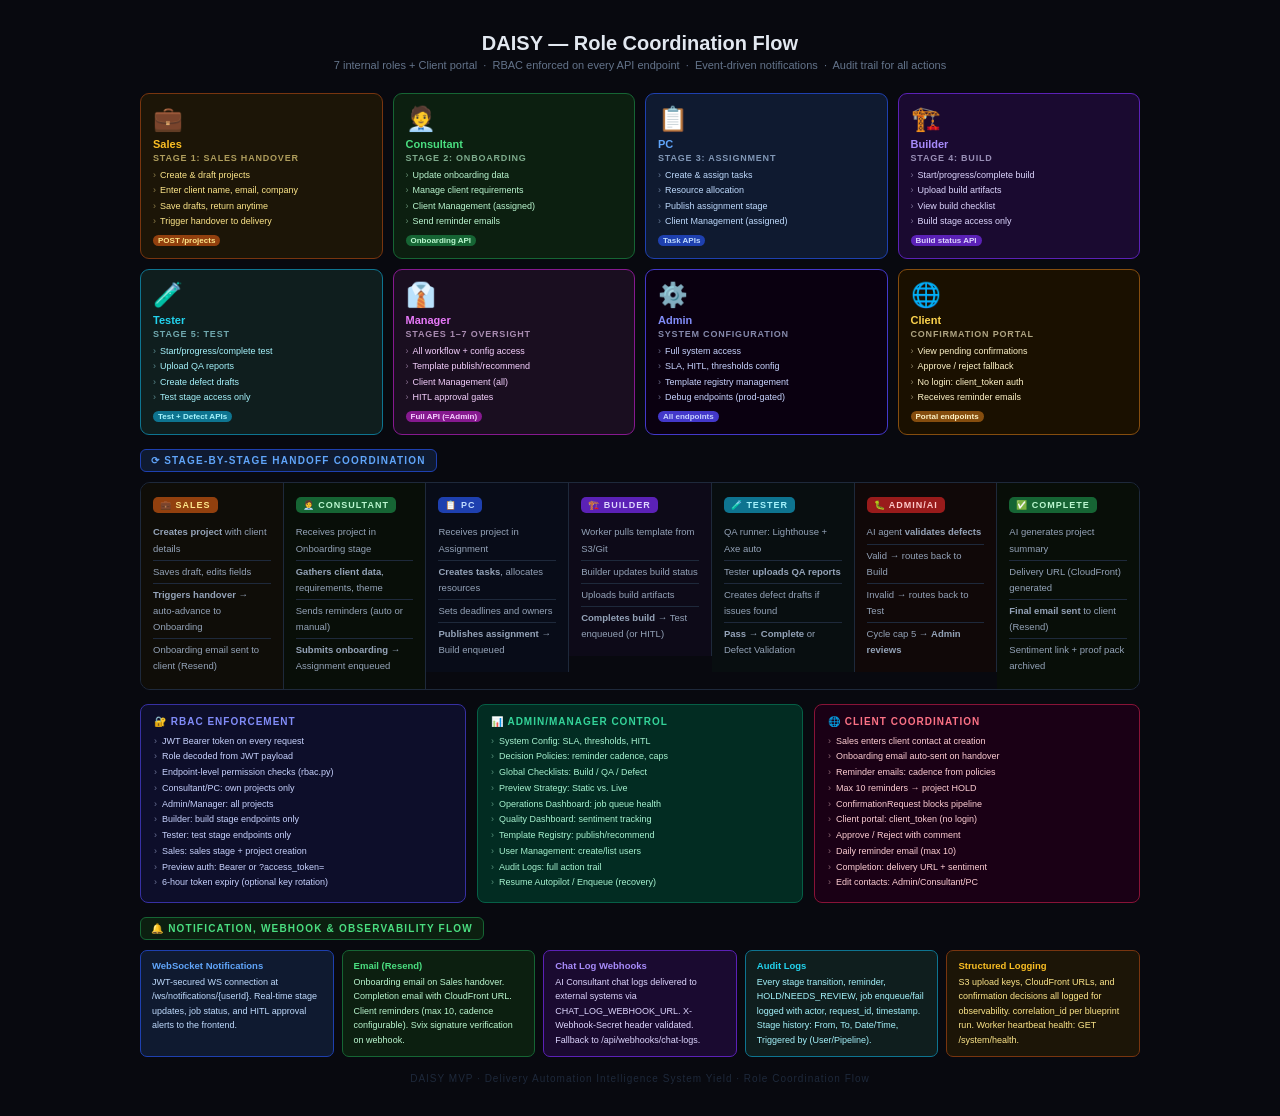
<file: case-studies/DAISY_04_Coordination_Flow.html>
<!DOCTYPE html>
<html lang="en">
<head>
<meta charset="UTF-8">
<meta name="viewport" content="width=device-width, initial-scale=1.0">
<title>DAISY MVP — Role Coordination Flow</title>
<style>
  * { margin: 0; padding: 0; box-sizing: border-box; }
  body { background: #08090f; font-family: 'Segoe UI', Arial, sans-serif; padding: 32px; }
  .canvas { width: 1000px; margin: 0 auto; }
  .title-block { text-align: center; margin-bottom: 22px; }
  .title-block h1 { font-size: 20px; font-weight: 700; color: #e2e8f0; }
  .title-block p { font-size: 11px; color: #64748b; margin-top: 4px; }
  .rbac-grid { display: grid; grid-template-columns: repeat(4, 1fr); gap: 10px; margin-bottom: 14px; }
  .role-card { border-radius: 9px; padding: 11px 12px; border: 1px solid; }
  .role-icon { font-size: 24px; margin-bottom: 5px; }
  .role-name { font-size: 11px; font-weight: 700; margin-bottom: 3px; }
  .role-stage { font-size: 9px; font-weight: 700; opacity: 0.65; text-transform: uppercase; letter-spacing: 0.8px; margin-bottom: 5px; }
  .role-perms { list-style: none; }
  .role-perms li { font-size: 9px; line-height: 1.7; display: flex; gap: 4px; }
  .role-perms li::before { content: '›'; opacity: 0.5; flex-shrink: 0; }
  .role-badge { display: inline-block; font-size: 8px; font-weight: 600; padding: 1px 5px; border-radius: 99px; margin-top: 6px; margin-right: 3px; }
  .r-sales { background: #1c1507; border-color: #78350f; color: #fde68a; } .r-sales .role-name { color: #fbbf24; }
  .r-cons { background: #0c1f10; border-color: #166534; color: #bbf7d0; } .r-cons .role-name { color: #4ade80; }
  .r-pc { background: #0f1a30; border-color: #1e40af; color: #bfdbfe; } .r-pc .role-name { color: #60a5fa; }
  .r-builder { background: #1a0a30; border-color: #5b21b6; color: #ddd6fe; } .r-builder .role-name { color: #a78bfa; }
  .r-tester { background: #0f1e1e; border-color: #0e7490; color: #a5f3fc; } .r-tester .role-name { color: #22d3ee; }
  .r-manager { background: #1a0e20; border-color: #86198f; color: #f5d0fe; } .r-manager .role-name { color: #e879f9; }
  .r-admin { background: #0a0010; border-color: #4338ca; color: #c7d2fe; } .r-admin .role-name { color: #818cf8; }
  .r-client { background: #1a1000; border-color: #854d0e; color: #fef3c7; } .r-client .role-name { color: #fcd34d; }
  .t-amber { background:#92400e; color:#fde68a; } .t-green { background:#166534; color:#bbf7d0; } .t-blue { background:#1e40af; color:#bfdbfe; } .t-purple { background:#5b21b6; color:#ddd6fe; } .t-cyan { background:#0e7490; color:#a5f3fc; } .t-pink { background:#86198f; color:#f5d0fe; } .t-indigo { background:#4338ca; color:#c7d2fe; } .t-yellow { background:#854d0e; color:#fef3c7; }
  .coord-flow { display: flex; gap: 0; align-items: flex-start; margin-bottom: 14px; overflow: hidden; border-radius: 10px; border: 1px solid #1e293b; }
  .cf-col { flex: 1; border-right: 1px solid #1e293b; padding: 11px 12px; }
  .cf-col:last-child { border-right: none; }
  .cf-header { font-size: 9px; font-weight: 700; text-transform: uppercase; letter-spacing: 1px; padding: 3px 7px; border-radius: 5px; display: inline-block; margin-bottom: 8px; }
  .cf-step { font-size: 9.5px; line-height: 1.7; color: #94a3b8; padding: 3px 0; border-bottom: 1px solid #1e293b; }
  .cf-step:last-child { border-bottom: none; }
  .cf-step strong { font-weight: 600; }
  .three-col { display: grid; grid-template-columns: 1fr 1fr 1fr; gap: 11px; margin-bottom: 14px; }
  .info-card { border-radius: 8px; padding: 11px 13px; border: 1px solid; }
  .info-card h3 { font-size: 10px; font-weight: 700; text-transform: uppercase; letter-spacing: 1px; margin-bottom: 7px; }
  .info-card ul { list-style: none; }
  .info-card li { font-size: 9px; line-height: 1.75; display: flex; gap: 5px; }
  .info-card li::before { content: '›'; opacity: 0.5; flex-shrink: 0; }
  .ic-indigo { background: #0d0e2a; border-color: #3730a3; color: #c7d2fe; } .ic-indigo h3 { color: #818cf8; }
  .ic-teal { background: #022c22; border-color: #065f46; color: #a7f3d0; } .ic-teal h3 { color: #34d399; }
  .ic-rose { background: #1a0015; border-color: #881337; color: #fecdd3; } .ic-rose h3 { color: #fb7185; }
  .notif-row { display: flex; gap: 8px; align-items: stretch; flex-wrap: wrap; }
  .notif-card { flex: 1; min-width: 140px; border-radius: 7px; padding: 9px 11px; border: 1px solid; }
  .notif-card h4 { font-size: 9.5px; font-weight: 700; margin-bottom: 4px; }
  .notif-card p { font-size: 9px; line-height: 1.6; }
  .nc-blue { background: #0f1a30; border-color: #1e40af; color: #bfdbfe; } .nc-blue h4 { color: #60a5fa; }
  .nc-green { background: #0c1f10; border-color: #166534; color: #bbf7d0; } .nc-green h4 { color: #4ade80; }
  .nc-purple { background: #1a0a30; border-color: #5b21b6; color: #ddd6fe; } .nc-purple h4 { color: #a78bfa; }
  .nc-cyan { background: #0f1e1e; border-color: #0e7490; color: #a5f3fc; } .nc-cyan h4 { color: #22d3ee; }
  .nc-amber { background: #1c1507; border-color: #78350f; color: #fde68a; } .nc-amber h4 { color: #fbbf24; }
  .sec-head { font-size: 10px; font-weight: 700; text-transform: uppercase; letter-spacing: 1.2px; padding: 5px 10px; border-radius: 6px; margin-bottom: 10px; display: inline-block; }
  .sh-purple { background: #1a0a30; color: #a78bfa; border: 1px solid #4c1d95; }
  .sh-blue { background: #0f1a30; color: #60a5fa; border: 1px solid #1e40af; }
  .sh-green { background: #0c1f10; color: #4ade80; border: 1px solid #166534; }
  .sh-teal { background: #022c22; color: #34d399; border: 1px solid #065f46; }
  .watermark { text-align: center; margin-top: 16px; font-size: 10px; color: #1e293b; letter-spacing: 1px; }
</style>
</head>
<body>
<div class="canvas">
  <div class="title-block">
    <h1>DAISY — Role Coordination Flow</h1>
    <p>7 internal roles + Client portal &nbsp;·&nbsp; RBAC enforced on every API endpoint &nbsp;·&nbsp; Event-driven notifications &nbsp;·&nbsp; Audit trail for all actions</p>
  </div>

  <div class="rbac-grid">
    <div class="role-card r-sales"><div class="role-icon">💼</div><div class="role-name">Sales</div><div class="role-stage">Stage 1: Sales Handover</div><ul class="role-perms"><li>Create &amp; draft projects</li><li>Enter client name, email, company</li><li>Save drafts, return anytime</li><li>Trigger handover to delivery</li></ul><span class="role-badge t-amber">POST /projects</span></div>
    <div class="role-card r-cons"><div class="role-icon">🧑‍💼</div><div class="role-name">Consultant</div><div class="role-stage">Stage 2: Onboarding</div><ul class="role-perms"><li>Update onboarding data</li><li>Manage client requirements</li><li>Client Management (assigned)</li><li>Send reminder emails</li></ul><span class="role-badge t-green">Onboarding API</span></div>
    <div class="role-card r-pc"><div class="role-icon">📋</div><div class="role-name">PC</div><div class="role-stage">Stage 3: Assignment</div><ul class="role-perms"><li>Create &amp; assign tasks</li><li>Resource allocation</li><li>Publish assignment stage</li><li>Client Management (assigned)</li></ul><span class="role-badge t-blue">Task APIs</span></div>
    <div class="role-card r-builder"><div class="role-icon">🏗️</div><div class="role-name">Builder</div><div class="role-stage">Stage 4: Build</div><ul class="role-perms"><li>Start/progress/complete build</li><li>Upload build artifacts</li><li>View build checklist</li><li>Build stage access only</li></ul><span class="role-badge t-purple">Build status API</span></div>
    <div class="role-card r-tester"><div class="role-icon">🧪</div><div class="role-name">Tester</div><div class="role-stage">Stage 5: Test</div><ul class="role-perms"><li>Start/progress/complete test</li><li>Upload QA reports</li><li>Create defect drafts</li><li>Test stage access only</li></ul><span class="role-badge t-cyan">Test + Defect APIs</span></div>
    <div class="role-card r-manager"><div class="role-icon">👔</div><div class="role-name">Manager</div><div class="role-stage">Stages 1–7 Oversight</div><ul class="role-perms"><li>All workflow + config access</li><li>Template publish/recommend</li><li>Client Management (all)</li><li>HITL approval gates</li></ul><span class="role-badge t-pink">Full API (=Admin)</span></div>
    <div class="role-card r-admin"><div class="role-icon">⚙️</div><div class="role-name">Admin</div><div class="role-stage">System Configuration</div><ul class="role-perms"><li>Full system access</li><li>SLA, HITL, thresholds config</li><li>Template registry management</li><li>Debug endpoints (prod-gated)</li></ul><span class="role-badge t-indigo">All endpoints</span></div>
    <div class="role-card r-client"><div class="role-icon">🌐</div><div class="role-name">Client</div><div class="role-stage">Confirmation Portal</div><ul class="role-perms"><li>View pending confirmations</li><li>Approve / reject fallback</li><li>No login: client_token auth</li><li>Receives reminder emails</li></ul><span class="role-badge t-yellow">Portal endpoints</span></div>
  </div>

  <div class="sec-head sh-blue" style="margin-bottom:10px;">⟳ Stage-by-Stage Handoff Coordination</div>
  <div class="coord-flow">
    <div class="cf-col" style="background:#0f0d08;"><span class="cf-header t-amber">💼 Sales</span><div class="cf-step"><strong>Creates project</strong> with client details</div><div class="cf-step">Saves draft, edits fields</div><div class="cf-step"><strong>Triggers handover</strong> → auto-advance to Onboarding</div><div class="cf-step">Onboarding email sent to client (Resend)</div></div>
    <div class="cf-col" style="background:#080e08;"><span class="cf-header t-green">🧑‍💼 Consultant</span><div class="cf-step">Receives project in Onboarding stage</div><div class="cf-step"><strong>Gathers client data</strong>, requirements, theme</div><div class="cf-step">Sends reminders (auto or manual)</div><div class="cf-step"><strong>Submits onboarding</strong> → Assignment enqueued</div></div>
    <div class="cf-col" style="background:#080c18;"><span class="cf-header t-blue">📋 PC</span><div class="cf-step">Receives project in Assignment</div><div class="cf-step"><strong>Creates tasks</strong>, allocates resources</div><div class="cf-step">Sets deadlines and owners</div><div class="cf-step"><strong>Publishes assignment</strong> → Build enqueued</div></div>
    <div class="cf-col" style="background:#0d0a18;"><span class="cf-header t-purple">🏗️ Builder</span><div class="cf-step">Worker pulls template from S3/Git</div><div class="cf-step">Builder updates build status</div><div class="cf-step">Uploads build artifacts</div><div class="cf-step"><strong>Completes build</strong> → Test enqueued (or HITL)</div></div>
    <div class="cf-col" style="background:#080e10;"><span class="cf-header t-cyan">🧪 Tester</span><div class="cf-step">QA runner: Lighthouse + Axe auto</div><div class="cf-step">Tester <strong>uploads QA reports</strong></div><div class="cf-step">Creates defect drafts if issues found</div><div class="cf-step"><strong>Pass → Complete</strong> or Defect Validation</div></div>
    <div class="cf-col" style="background:#100808;"><span class="cf-header" style="background:#991b1b;color:#fecaca;">🐛 Admin/AI</span><div class="cf-step">AI agent <strong>validates defects</strong></div><div class="cf-step">Valid → routes back to Build</div><div class="cf-step">Invalid → routes back to Test</div><div class="cf-step">Cycle cap 5 → <strong>Admin reviews</strong></div></div>
    <div class="cf-col" style="background:#080e08;"><span class="cf-header t-green">✅ Complete</span><div class="cf-step">AI generates project summary</div><div class="cf-step">Delivery URL (CloudFront) generated</div><div class="cf-step"><strong>Final email sent</strong> to client (Resend)</div><div class="cf-step">Sentiment link + proof pack archived</div></div>
  </div>

  <div class="three-col">
    <div class="info-card ic-indigo"><h3>🔐 RBAC Enforcement</h3><ul><li>JWT Bearer token on every request</li><li>Role decoded from JWT payload</li><li>Endpoint-level permission checks (rbac.py)</li><li>Consultant/PC: own projects only</li><li>Admin/Manager: all projects</li><li>Builder: build stage endpoints only</li><li>Tester: test stage endpoints only</li><li>Sales: sales stage + project creation</li><li>Preview auth: Bearer or ?access_token=</li><li>6-hour token expiry (optional key rotation)</li></ul></div>
    <div class="info-card ic-teal"><h3>📊 Admin/Manager Control</h3><ul><li>System Config: SLA, thresholds, HITL</li><li>Decision Policies: reminder cadence, caps</li><li>Global Checklists: Build / QA / Defect</li><li>Preview Strategy: Static vs. Live</li><li>Operations Dashboard: job queue health</li><li>Quality Dashboard: sentiment tracking</li><li>Template Registry: publish/recommend</li><li>User Management: create/list users</li><li>Audit Logs: full action trail</li><li>Resume Autopilot / Enqueue (recovery)</li></ul></div>
    <div class="info-card ic-rose"><h3>🌐 Client Coordination</h3><ul><li>Sales enters client contact at creation</li><li>Onboarding email auto-sent on handover</li><li>Reminder emails: cadence from policies</li><li>Max 10 reminders → project HOLD</li><li>ConfirmationRequest blocks pipeline</li><li>Client portal: client_token (no login)</li><li>Approve / Reject with comment</li><li>Daily reminder email (max 10)</li><li>Completion: delivery URL + sentiment</li><li>Edit contacts: Admin/Consultant/PC</li></ul></div>
  </div>

  <div class="sec-head sh-green" style="margin-bottom:10px;">🔔 Notification, Webhook &amp; Observability Flow</div>
  <div class="notif-row">
    <div class="notif-card nc-blue"><h4>WebSocket Notifications</h4><p>JWT-secured WS connection at /ws/notifications/{userId}. Real-time stage updates, job status, and HITL approval alerts to the frontend.</p></div>
    <div class="notif-card nc-green"><h4>Email (Resend)</h4><p>Onboarding email on Sales handover. Completion email with CloudFront URL. Client reminders (max 10, cadence configurable). Svix signature verification on webhook.</p></div>
    <div class="notif-card nc-purple"><h4>Chat Log Webhooks</h4><p>AI Consultant chat logs delivered to external systems via CHAT_LOG_WEBHOOK_URL. X-Webhook-Secret header validated. Fallback to /api/webhooks/chat-logs.</p></div>
    <div class="notif-card nc-cyan"><h4>Audit Logs</h4><p>Every stage transition, reminder, HOLD/NEEDS_REVIEW, job enqueue/fail logged with actor, request_id, timestamp. Stage history: From, To, Date/Time, Triggered by (User/Pipeline).</p></div>
    <div class="notif-card nc-amber"><h4>Structured Logging</h4><p>S3 upload keys, CloudFront URLs, and confirmation decisions all logged for observability. correlation_id per blueprint run. Worker heartbeat health: GET /system/health.</p></div>
  </div>

  <div class="watermark" style="margin-top:16px;">DAISY MVP · Delivery Automation Intelligence System Yield · Role Coordination Flow</div>
</div>
</body>
</html>
</file>
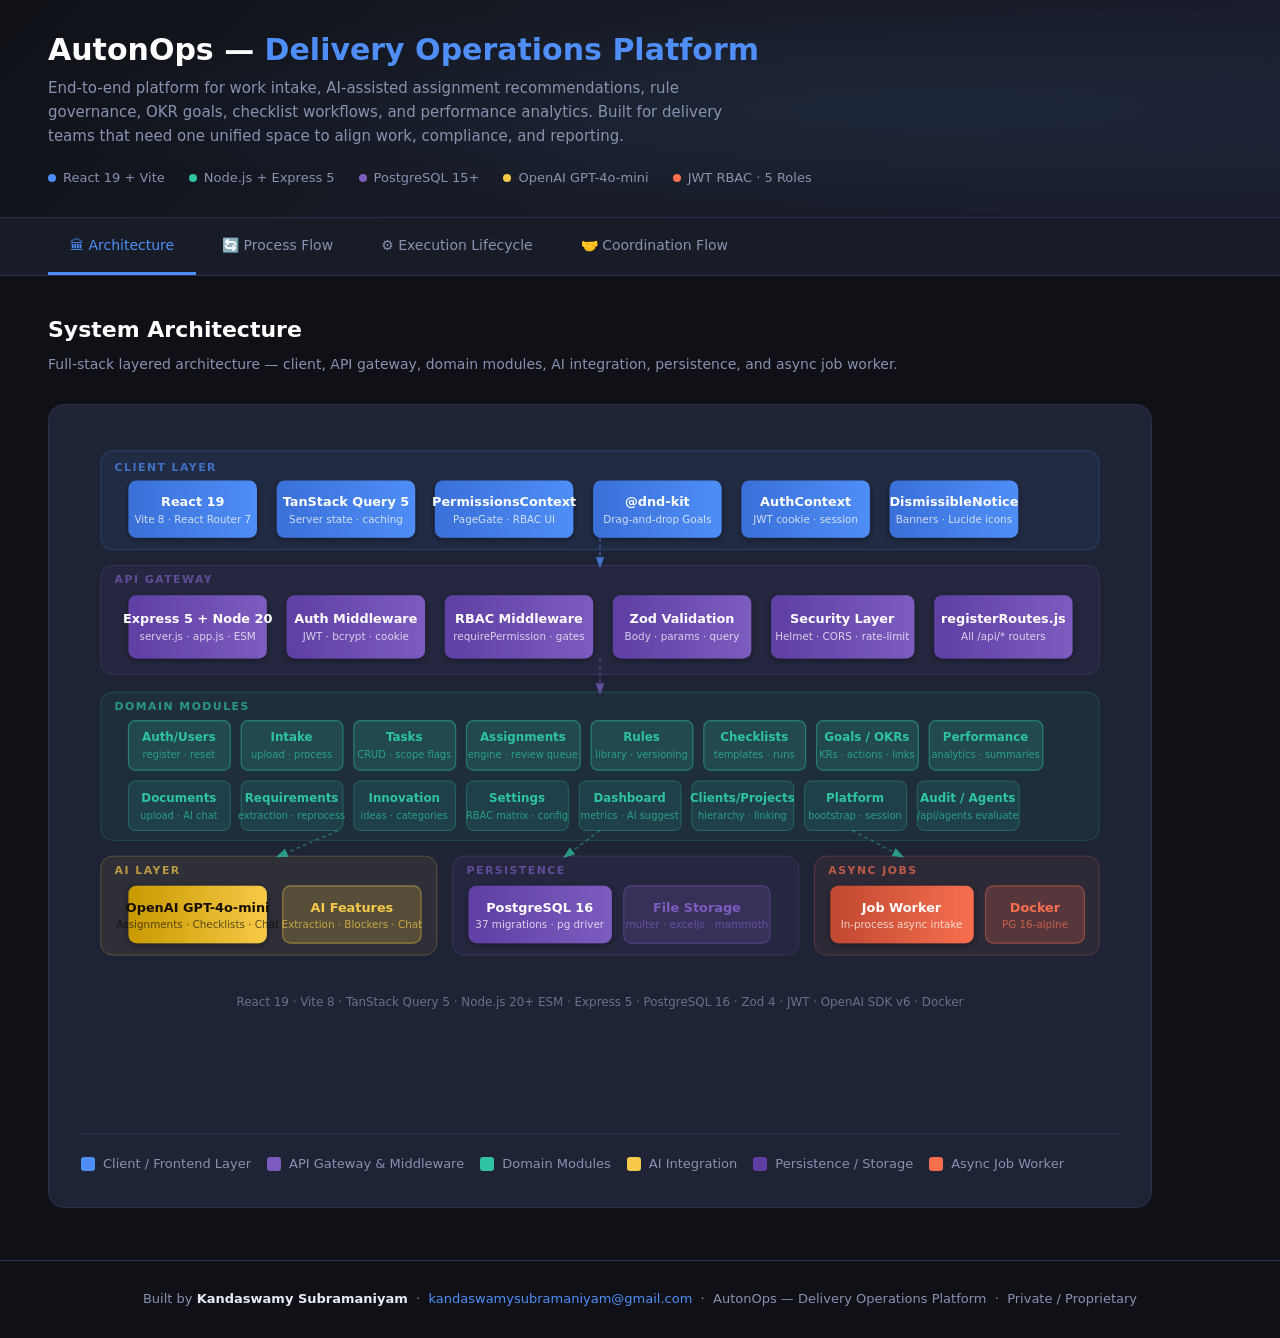
<file: case-studies/autonops/workflow.html>
<!DOCTYPE html>
<html lang="en">
<head>
<meta charset="UTF-8" />
<meta name="viewport" content="width=device-width, initial-scale=1.0" />
<title>AutonOps – Project Diagrams | Kandaswamy Subramaniyam</title>
<link rel="stylesheet" href="../../assets/styles.css">
<style>
  :root {
    --bg: #0f1117;
    --surface: #181c27;
    --card: #1e2436;
    --border: #2a3050;
    --accent: #4f8ef7;
    --accent2: #7c5cbf;
    --accent3: #2ec4a3;
    --accent4: #f76f4f;
    --accent5: #f7c948;
    --text: #e8eaf6;
    --muted: #8892b0;
    --white: #ffffff;
    --tab-active: #4f8ef7;
  }
  * { box-sizing: border-box; margin: 0; padding: 0; }
  body {
    font-family: 'Segoe UI', system-ui, -apple-system, sans-serif;
    background: var(--bg);
    color: var(--text);
    min-height: 100vh;
  }

  /* ── HEADER ── */
  header {
    background: linear-gradient(135deg, #0f1117 0%, #181c27 50%, #1a1e2e 100%);
    border-bottom: 1px solid var(--border);
    padding: 32px 48px 28px;
    position: relative;
    overflow: hidden;
  }
  header::before {
    content: '';
    position: absolute; inset: 0;
    background: radial-gradient(ellipse at 70% 50%, rgba(79,142,247,0.08) 0%, transparent 70%);
  }
  .header-inner { position: relative; z-index: 1; max-width: 1100px; }
  .badge {
    display: inline-block;
    background: rgba(79,142,247,0.15);
    color: var(--accent);
    border: 1px solid rgba(79,142,247,0.35);
    border-radius: 20px;
    padding: 4px 14px;
    font-size: 12px;
    font-weight: 600;
    letter-spacing: 1px;
    text-transform: uppercase;
    margin-bottom: 12px;
  }
  header h1 {
    font-size: 30px;
    font-weight: 700;
    color: var(--white);
    line-height: 1.2;
    margin-bottom: 8px;
  }
  header h1 span { color: var(--accent); }
  header p {
    color: var(--muted);
    font-size: 15px;
    max-width: 680px;
    line-height: 1.6;
  }
  .meta-row {
    display: flex; gap: 24px; margin-top: 20px; flex-wrap: wrap;
  }
  .meta-item {
    display: flex; align-items: center; gap: 7px;
    font-size: 13px; color: var(--muted);
  }
  .meta-dot { width: 8px; height: 8px; border-radius: 50%; }

  /* ── TABS ── */
  .tabs-wrapper {
    background: var(--surface);
    border-bottom: 1px solid var(--border);
    padding: 0 48px;
    display: flex; gap: 4px;
  }
  .tab {
    padding: 16px 22px;
    cursor: pointer;
    font-size: 14px;
    font-weight: 500;
    color: var(--muted);
    border-bottom: 3px solid transparent;
    transition: all 0.2s;
    white-space: nowrap;
    user-select: none;
  }
  .tab:hover { color: var(--text); }
  .tab.active { color: var(--accent); border-bottom-color: var(--accent); }

  /* ── CONTENT ── */
  .content { padding: 36px 48px; max-width: 1200px; }
  .diagram-panel { display: none; }
  .diagram-panel.active { display: block; }

  .diagram-title {
    font-size: 22px; font-weight: 700; color: var(--white);
    margin-bottom: 6px;
  }
  .diagram-desc {
    color: var(--muted); font-size: 14px; margin-bottom: 28px; line-height: 1.6;
  }
  .diagram-card {
    background: var(--card);
    border: 1px solid var(--border);
    border-radius: 16px;
    padding: 32px;
    overflow-x: auto;
  }
  svg { display: block; }

  /* ── LEGEND ── */
  .legend {
    display: flex; flex-wrap: wrap; gap: 16px;
    margin-top: 24px; padding-top: 20px;
    border-top: 1px solid var(--border);
  }
  .legend-item { display: flex; align-items: center; gap: 8px; font-size: 13px; color: var(--muted); }
  .legend-box { width: 14px; height: 14px; border-radius: 3px; flex-shrink: 0; }

  /* ── FOOTER ── */
  footer {
    text-align: center;
    padding: 28px 48px;
    color: var(--muted);
    font-size: 13px;
    border-top: 1px solid var(--border);
    margin-top: 16px;
  }
  footer a { color: var(--accent); text-decoration: none; }
</style>
</head>
<body>

<header>
  <div class="header-inner">
    <h1>AutonOps — <span>Delivery Operations Platform</span></h1>
    <p>End-to-end platform for work intake, AI-assisted assignment recommendations, rule governance, OKR goals, checklist workflows, and performance analytics. Built for delivery teams that need one unified space to align work, compliance, and reporting.</p>
    <div class="meta-row">
      <div class="meta-item"><div class="meta-dot" style="background:#4f8ef7"></div>React 19 + Vite</div>
      <div class="meta-item"><div class="meta-dot" style="background:#2ec4a3"></div>Node.js + Express 5</div>
      <div class="meta-item"><div class="meta-dot" style="background:#7c5cbf"></div>PostgreSQL 15+</div>
      <div class="meta-item"><div class="meta-dot" style="background:#f7c948"></div>OpenAI GPT-4o-mini</div>
      <div class="meta-item"><div class="meta-dot" style="background:#f76f4f"></div>JWT RBAC · 5 Roles</div>
    </div>
  </div>
</header>

<div class="tabs-wrapper">
  <div class="tab active" onclick="switchTab(0)">🏛 Architecture</div>
  <div class="tab" onclick="switchTab(1)">🔄 Process Flow</div>
  <div class="tab" onclick="switchTab(2)">⚙️ Execution Lifecycle</div>
  <div class="tab" onclick="switchTab(3)">🤝 Coordination Flow</div>
</div>

<div class="content">

<!-- ══════════════════════════════════════════════
     DIAGRAM 1 — SYSTEM ARCHITECTURE
═══════════════════════════════════════════════ -->
<div class="diagram-panel active" id="panel-0">
  <div class="diagram-title">System Architecture</div>
  <div class="diagram-desc">Full-stack layered architecture — client, API gateway, domain modules, AI integration, persistence, and async job worker.</div>
  <div class="diagram-card">
    <svg viewBox="0 0 1050 680" xmlns="http://www.w3.org/2000/svg" width="100%" style="min-width:700px">
      <defs>
        <linearGradient id="g-blue" x1="0" y1="0" x2="1" y2="0">
          <stop offset="0%" stop-color="#3a6fd8"/><stop offset="100%" stop-color="#4f8ef7"/>
        </linearGradient>
        <linearGradient id="g-purple" x1="0" y1="0" x2="1" y2="0">
          <stop offset="0%" stop-color="#5e3fa3"/><stop offset="100%" stop-color="#7c5cbf"/>
        </linearGradient>
        <linearGradient id="g-teal" x1="0" y1="0" x2="1" y2="0">
          <stop offset="0%" stop-color="#1a9e86"/><stop offset="100%" stop-color="#2ec4a3"/>
        </linearGradient>
        <linearGradient id="g-amber" x1="0" y1="0" x2="1" y2="0">
          <stop offset="0%" stop-color="#c89a00"/><stop offset="100%" stop-color="#f7c948"/>
        </linearGradient>
        <linearGradient id="g-red" x1="0" y1="0" x2="1" y2="0">
          <stop offset="0%" stop-color="#c04830"/><stop offset="100%" stop-color="#f76f4f"/>
        </linearGradient>
        <filter id="shadow" x="-5%" y="-5%" width="110%" height="120%">
          <feDropShadow dx="0" dy="2" stdDeviation="4" flood-color="#000" flood-opacity="0.4"/>
        </filter>
      </defs>

      <!-- BACKGROUND LAYERS -->
      <!-- Layer 1: Client -->
      <rect x="20" y="14" width="1010" height="100" rx="12" fill="rgba(79,142,247,0.07)" stroke="rgba(79,142,247,0.25)" stroke-width="1"/>
      <!-- Layer 2: API -->
      <rect x="20" y="130" width="1010" height="110" rx="12" fill="rgba(124,92,191,0.07)" stroke="rgba(124,92,191,0.25)" stroke-width="1"/>
      <!-- Layer 3: Modules -->
      <rect x="20" y="258" width="1010" height="150" rx="12" fill="rgba(46,196,163,0.06)" stroke="rgba(46,196,163,0.22)" stroke-width="1"/>
      <!-- Layer 4: AI -->
      <rect x="20" y="424" width="340" height="100" rx="12" fill="rgba(247,201,72,0.07)" stroke="rgba(247,201,72,0.25)" stroke-width="1"/>
      <!-- Layer 5: DB / Storage -->
      <rect x="376" y="424" width="350" height="100" rx="12" fill="rgba(124,92,191,0.07)" stroke="rgba(124,92,191,0.25)" stroke-width="1"/>
      <!-- Layer 6: Jobs -->
      <rect x="742" y="424" width="288" height="100" rx="12" fill="rgba(247,111,79,0.07)" stroke="rgba(247,111,79,0.25)" stroke-width="1"/>

      <!-- LAYER LABELS -->
      <text x="34" y="34" fill="rgba(79,142,247,0.7)" font-size="11" font-weight="700" letter-spacing="1.5" font-family="system-ui">CLIENT LAYER</text>
      <text x="34" y="148" fill="rgba(124,92,191,0.7)" font-size="11" font-weight="700" letter-spacing="1.5" font-family="system-ui">API GATEWAY</text>
      <text x="34" y="276" fill="rgba(46,196,163,0.7)" font-size="11" font-weight="700" letter-spacing="1.5" font-family="system-ui">DOMAIN MODULES</text>
      <text x="34" y="442" fill="rgba(247,201,72,0.7)" font-size="11" font-weight="700" letter-spacing="1.5" font-family="system-ui">AI LAYER</text>
      <text x="390" y="442" fill="rgba(124,92,191,0.7)" font-size="11" font-weight="700" letter-spacing="1.5" font-family="system-ui">PERSISTENCE</text>
      <text x="756" y="442" fill="rgba(247,111,79,0.7)" font-size="11" font-weight="700" letter-spacing="1.5" font-family="system-ui">ASYNC JOBS</text>

      <!-- ── CLIENT LAYER BOXES ── -->
      <!-- React 19 -->
      <rect x="48" y="44" width="130" height="58" rx="8" fill="url(#g-blue)" filter="url(#shadow)"/>
      <text x="113" y="70" text-anchor="middle" fill="#fff" font-size="13" font-weight="700" font-family="system-ui">React 19</text>
      <text x="113" y="87" text-anchor="middle" fill="rgba(255,255,255,0.75)" font-size="10.5" font-family="system-ui">Vite 8 · React Router 7</text>

      <!-- TanStack Query -->
      <rect x="198" y="44" width="140" height="58" rx="8" fill="url(#g-blue)" filter="url(#shadow)"/>
      <text x="268" y="70" text-anchor="middle" fill="#fff" font-size="13" font-weight="700" font-family="system-ui">TanStack Query 5</text>
      <text x="268" y="87" text-anchor="middle" fill="rgba(255,255,255,0.75)" font-size="10.5" font-family="system-ui">Server state · caching</text>

      <!-- RBAC/Permissions -->
      <rect x="358" y="44" width="140" height="58" rx="8" fill="url(#g-blue)" filter="url(#shadow)"/>
      <text x="428" y="70" text-anchor="middle" fill="#fff" font-size="13" font-weight="700" font-family="system-ui">PermissionsContext</text>
      <text x="428" y="87" text-anchor="middle" fill="rgba(255,255,255,0.75)" font-size="10.5" font-family="system-ui">PageGate · RBAC UI</text>

      <!-- DnD / UI -->
      <rect x="518" y="44" width="130" height="58" rx="8" fill="url(#g-blue)" filter="url(#shadow)"/>
      <text x="583" y="70" text-anchor="middle" fill="#fff" font-size="13" font-weight="700" font-family="system-ui">@dnd-kit</text>
      <text x="583" y="87" text-anchor="middle" fill="rgba(255,255,255,0.75)" font-size="10.5" font-family="system-ui">Drag-and-drop Goals</text>

      <!-- Auth Context -->
      <rect x="668" y="44" width="130" height="58" rx="8" fill="url(#g-blue)" filter="url(#shadow)"/>
      <text x="733" y="70" text-anchor="middle" fill="#fff" font-size="13" font-weight="700" font-family="system-ui">AuthContext</text>
      <text x="733" y="87" text-anchor="middle" fill="rgba(255,255,255,0.75)" font-size="10.5" font-family="system-ui">JWT cookie · session</text>

      <!-- Lucide -->
      <rect x="818" y="44" width="130" height="58" rx="8" fill="url(#g-blue)" filter="url(#shadow)"/>
      <text x="883" y="70" text-anchor="middle" fill="#fff" font-size="13" font-weight="700" font-family="system-ui">DismissibleNotice</text>
      <text x="883" y="87" text-anchor="middle" fill="rgba(255,255,255,0.75)" font-size="10.5" font-family="system-ui">Banners · Lucide icons</text>

      <!-- ── API LAYER BOXES ── -->
      <!-- Express 5 -->
      <rect x="48" y="160" width="140" height="64" rx="8" fill="url(#g-purple)" filter="url(#shadow)"/>
      <text x="118" y="188" text-anchor="middle" fill="#fff" font-size="13" font-weight="700" font-family="system-ui">Express 5 + Node 20</text>
      <text x="118" y="205" text-anchor="middle" fill="rgba(255,255,255,0.75)" font-size="10.5" font-family="system-ui">server.js · app.js · ESM</text>

      <!-- Auth Middleware -->
      <rect x="208" y="160" width="140" height="64" rx="8" fill="url(#g-purple)" filter="url(#shadow)"/>
      <text x="278" y="188" text-anchor="middle" fill="#fff" font-size="13" font-weight="700" font-family="system-ui">Auth Middleware</text>
      <text x="278" y="205" text-anchor="middle" fill="rgba(255,255,255,0.75)" font-size="10.5" font-family="system-ui">JWT · bcrypt · cookie</text>

      <!-- RBAC Middleware -->
      <rect x="368" y="160" width="150" height="64" rx="8" fill="url(#g-purple)" filter="url(#shadow)"/>
      <text x="443" y="188" text-anchor="middle" fill="#fff" font-size="13" font-weight="700" font-family="system-ui">RBAC Middleware</text>
      <text x="443" y="205" text-anchor="middle" fill="rgba(255,255,255,0.75)" font-size="10.5" font-family="system-ui">requirePermission · gates</text>

      <!-- Zod Validation -->
      <rect x="538" y="160" width="140" height="64" rx="8" fill="url(#g-purple)" filter="url(#shadow)"/>
      <text x="608" y="188" text-anchor="middle" fill="#fff" font-size="13" font-weight="700" font-family="system-ui">Zod Validation</text>
      <text x="608" y="205" text-anchor="middle" fill="rgba(255,255,255,0.75)" font-size="10.5" font-family="system-ui">Body · params · query</text>

      <!-- Rate Limit / Helmet -->
      <rect x="698" y="160" width="145" height="64" rx="8" fill="url(#g-purple)" filter="url(#shadow)"/>
      <text x="770" y="188" text-anchor="middle" fill="#fff" font-size="13" font-weight="700" font-family="system-ui">Security Layer</text>
      <text x="770" y="205" text-anchor="middle" fill="rgba(255,255,255,0.75)" font-size="10.5" font-family="system-ui">Helmet · CORS · rate-limit</text>

      <!-- Register Routes -->
      <rect x="863" y="160" width="140" height="64" rx="8" fill="url(#g-purple)" filter="url(#shadow)"/>
      <text x="933" y="188" text-anchor="middle" fill="#fff" font-size="13" font-weight="700" font-family="system-ui">registerRoutes.js</text>
      <text x="933" y="205" text-anchor="middle" fill="rgba(255,255,255,0.75)" font-size="10.5" font-family="system-ui">All /api/* routers</text>

      <!-- ── DOMAIN MODULES (grid 2 rows) ── -->
      <!-- Row 1 -->
      <rect x="48"  y="287" width="103" height="50" rx="7" fill="rgba(46,196,163,0.18)" stroke="rgba(46,196,163,0.5)" stroke-width="1.2"/>
      <text x="99"  y="308" text-anchor="middle" fill="#2ec4a3" font-size="12" font-weight="700" font-family="system-ui">Auth/Users</text>
      <text x="99"  y="325" text-anchor="middle" fill="rgba(46,196,163,0.7)" font-size="10" font-family="system-ui">register · reset</text>

      <rect x="162" y="287" width="103" height="50" rx="7" fill="rgba(46,196,163,0.18)" stroke="rgba(46,196,163,0.5)" stroke-width="1.2"/>
      <text x="213" y="308" text-anchor="middle" fill="#2ec4a3" font-size="12" font-weight="700" font-family="system-ui">Intake</text>
      <text x="213" y="325" text-anchor="middle" fill="rgba(46,196,163,0.7)" font-size="10" font-family="system-ui">upload · process</text>

      <rect x="276" y="287" width="103" height="50" rx="7" fill="rgba(46,196,163,0.18)" stroke="rgba(46,196,163,0.5)" stroke-width="1.2"/>
      <text x="327" y="308" text-anchor="middle" fill="#2ec4a3" font-size="12" font-weight="700" font-family="system-ui">Tasks</text>
      <text x="327" y="325" text-anchor="middle" fill="rgba(46,196,163,0.7)" font-size="10" font-family="system-ui">CRUD · scope flags</text>

      <rect x="390" y="287" width="115" height="50" rx="7" fill="rgba(46,196,163,0.18)" stroke="rgba(46,196,163,0.5)" stroke-width="1.2"/>
      <text x="447" y="308" text-anchor="middle" fill="#2ec4a3" font-size="12" font-weight="700" font-family="system-ui">Assignments</text>
      <text x="447" y="325" text-anchor="middle" fill="rgba(46,196,163,0.7)" font-size="10" font-family="system-ui">engine · review queue</text>

      <rect x="516" y="287" width="103" height="50" rx="7" fill="rgba(46,196,163,0.18)" stroke="rgba(46,196,163,0.5)" stroke-width="1.2"/>
      <text x="567" y="308" text-anchor="middle" fill="#2ec4a3" font-size="12" font-weight="700" font-family="system-ui">Rules</text>
      <text x="567" y="325" text-anchor="middle" fill="rgba(46,196,163,0.7)" font-size="10" font-family="system-ui">library · versioning</text>

      <rect x="630" y="287" width="103" height="50" rx="7" fill="rgba(46,196,163,0.18)" stroke="rgba(46,196,163,0.5)" stroke-width="1.2"/>
      <text x="681" y="308" text-anchor="middle" fill="#2ec4a3" font-size="12" font-weight="700" font-family="system-ui">Checklists</text>
      <text x="681" y="325" text-anchor="middle" fill="rgba(46,196,163,0.7)" font-size="10" font-family="system-ui">templates · runs</text>

      <rect x="744" y="287" width="103" height="50" rx="7" fill="rgba(46,196,163,0.18)" stroke="rgba(46,196,163,0.5)" stroke-width="1.2"/>
      <text x="795" y="308" text-anchor="middle" fill="#2ec4a3" font-size="12" font-weight="700" font-family="system-ui">Goals / OKRs</text>
      <text x="795" y="325" text-anchor="middle" fill="rgba(46,196,163,0.7)" font-size="10" font-family="system-ui">KRs · actions · links</text>

      <rect x="858" y="287" width="115" height="50" rx="7" fill="rgba(46,196,163,0.18)" stroke="rgba(46,196,163,0.5)" stroke-width="1.2"/>
      <text x="915" y="308" text-anchor="middle" fill="#2ec4a3" font-size="12" font-weight="700" font-family="system-ui">Performance</text>
      <text x="915" y="325" text-anchor="middle" fill="rgba(46,196,163,0.7)" font-size="10" font-family="system-ui">analytics · summaries</text>

      <!-- Row 2 -->
      <rect x="48"  y="348" width="103" height="50" rx="7" fill="rgba(46,196,163,0.12)" stroke="rgba(46,196,163,0.35)" stroke-width="1"/>
      <text x="99"  y="369" text-anchor="middle" fill="#2ec4a3" font-size="12" font-weight="700" font-family="system-ui">Documents</text>
      <text x="99"  y="386" text-anchor="middle" fill="rgba(46,196,163,0.7)" font-size="10" font-family="system-ui">upload · AI chat</text>

      <rect x="162" y="348" width="103" height="50" rx="7" fill="rgba(46,196,163,0.12)" stroke="rgba(46,196,163,0.35)" stroke-width="1"/>
      <text x="213" y="369" text-anchor="middle" fill="#2ec4a3" font-size="12" font-weight="700" font-family="system-ui">Requirements</text>
      <text x="213" y="386" text-anchor="middle" fill="rgba(46,196,163,0.7)" font-size="10" font-family="system-ui">extraction · reprocess</text>

      <rect x="276" y="348" width="103" height="50" rx="7" fill="rgba(46,196,163,0.12)" stroke="rgba(46,196,163,0.35)" stroke-width="1"/>
      <text x="327" y="369" text-anchor="middle" fill="#2ec4a3" font-size="12" font-weight="700" font-family="system-ui">Innovation</text>
      <text x="327" y="386" text-anchor="middle" fill="rgba(46,196,163,0.7)" font-size="10" font-family="system-ui">ideas · categories</text>

      <rect x="390" y="348" width="103" height="50" rx="7" fill="rgba(46,196,163,0.12)" stroke="rgba(46,196,163,0.35)" stroke-width="1"/>
      <text x="441" y="369" text-anchor="middle" fill="#2ec4a3" font-size="12" font-weight="700" font-family="system-ui">Settings</text>
      <text x="441" y="386" text-anchor="middle" fill="rgba(46,196,163,0.7)" font-size="10" font-family="system-ui">RBAC matrix · config</text>

      <rect x="504" y="348" width="103" height="50" rx="7" fill="rgba(46,196,163,0.12)" stroke="rgba(46,196,163,0.35)" stroke-width="1"/>
      <text x="555" y="369" text-anchor="middle" fill="#2ec4a3" font-size="12" font-weight="700" font-family="system-ui">Dashboard</text>
      <text x="555" y="386" text-anchor="middle" fill="rgba(46,196,163,0.7)" font-size="10" font-family="system-ui">metrics · AI suggest</text>

      <rect x="618" y="348" width="103" height="50" rx="7" fill="rgba(46,196,163,0.12)" stroke="rgba(46,196,163,0.35)" stroke-width="1"/>
      <text x="669" y="369" text-anchor="middle" fill="#2ec4a3" font-size="12" font-weight="700" font-family="system-ui">Clients/Projects</text>
      <text x="669" y="386" text-anchor="middle" fill="rgba(46,196,163,0.7)" font-size="10" font-family="system-ui">hierarchy · linking</text>

      <rect x="732" y="348" width="103" height="50" rx="7" fill="rgba(46,196,163,0.12)" stroke="rgba(46,196,163,0.35)" stroke-width="1"/>
      <text x="783" y="369" text-anchor="middle" fill="#2ec4a3" font-size="12" font-weight="700" font-family="system-ui">Platform</text>
      <text x="783" y="386" text-anchor="middle" fill="rgba(46,196,163,0.7)" font-size="10" font-family="system-ui">bootstrap · session</text>

      <rect x="846" y="348" width="103" height="50" rx="7" fill="rgba(46,196,163,0.12)" stroke="rgba(46,196,163,0.35)" stroke-width="1"/>
      <text x="897" y="369" text-anchor="middle" fill="#2ec4a3" font-size="12" font-weight="700" font-family="system-ui">Audit / Agents</text>
      <text x="897" y="386" text-anchor="middle" fill="rgba(46,196,163,0.7)" font-size="10" font-family="system-ui">/api/agents evaluate</text>

      <!-- ── BOTTOM LAYER BOXES ── -->
      <!-- AI -->
      <rect x="48" y="454" width="140" height="58" rx="8" fill="url(#g-amber)" filter="url(#shadow)"/>
      <text x="118" y="480" text-anchor="middle" fill="#1a1000" font-size="13" font-weight="700" font-family="system-ui">OpenAI GPT-4o-mini</text>
      <text x="118" y="497" text-anchor="middle" fill="rgba(0,0,0,0.6)" font-size="10.5" font-family="system-ui">Assignments · Checklists · Chat</text>

      <rect x="204" y="454" width="140" height="58" rx="8" fill="rgba(247,201,72,0.2)" stroke="rgba(247,201,72,0.45)" stroke-width="1.2"/>
      <text x="274" y="480" text-anchor="middle" fill="#f7c948" font-size="13" font-weight="700" font-family="system-ui">AI Features</text>
      <text x="274" y="497" text-anchor="middle" fill="rgba(247,201,72,0.7)" font-size="10.5" font-family="system-ui">Extraction · Blockers · Chat</text>

      <!-- Postgres -->
      <rect x="392" y="454" width="145" height="58" rx="8" fill="url(#g-purple)" filter="url(#shadow)"/>
      <text x="464" y="480" text-anchor="middle" fill="#fff" font-size="13" font-weight="700" font-family="system-ui">PostgreSQL 16</text>
      <text x="464" y="497" text-anchor="middle" fill="rgba(255,255,255,0.75)" font-size="10.5" font-family="system-ui">37 migrations · pg driver</text>

      <rect x="549" y="454" width="148" height="58" rx="8" fill="rgba(124,92,191,0.2)" stroke="rgba(124,92,191,0.45)" stroke-width="1.2"/>
      <text x="623" y="480" text-anchor="middle" fill="#7c5cbf" font-size="13" font-weight="700" font-family="system-ui">File Storage</text>
      <text x="623" y="497" text-anchor="middle" fill="rgba(124,92,191,0.7)" font-size="10.5" font-family="system-ui">multer · exceljs · mammoth</text>

      <!-- Jobs -->
      <rect x="758" y="454" width="145" height="58" rx="8" fill="url(#g-red)" filter="url(#shadow)"/>
      <text x="830" y="480" text-anchor="middle" fill="#fff" font-size="13" font-weight="700" font-family="system-ui">Job Worker</text>
      <text x="830" y="497" text-anchor="middle" fill="rgba(255,255,255,0.75)" font-size="10.5" font-family="system-ui">In-process async intake</text>

      <rect x="915" y="454" width="100" height="58" rx="8" fill="rgba(247,111,79,0.2)" stroke="rgba(247,111,79,0.45)" stroke-width="1.2"/>
      <text x="965" y="480" text-anchor="middle" fill="#f76f4f" font-size="13" font-weight="700" font-family="system-ui">Docker</text>
      <text x="965" y="497" text-anchor="middle" fill="rgba(247,111,79,0.7)" font-size="10.5" font-family="system-ui">PG 16-alpine</text>

      <!-- ARROWS Client → API -->
      <line x1="525" y1="102" x2="525" y2="130" stroke="rgba(79,142,247,0.5)" stroke-width="1.5" stroke-dasharray="4,3" marker-end="url(#arr-blue)"/>
      <!-- API → Modules -->
      <line x1="525" y1="224" x2="525" y2="258" stroke="rgba(124,92,191,0.5)" stroke-width="1.5" stroke-dasharray="4,3" marker-end="url(#arr-purple)"/>
      <!-- Modules → AI -->
      <line x1="260" y1="398" x2="200" y2="424" stroke="rgba(46,196,163,0.4)" stroke-width="1.5" stroke-dasharray="4,3" marker-end="url(#arr-teal)"/>
      <!-- Modules → DB -->
      <line x1="525" y1="398" x2="490" y2="424" stroke="rgba(46,196,163,0.4)" stroke-width="1.5" stroke-dasharray="4,3" marker-end="url(#arr-teal)"/>
      <!-- Modules → Jobs -->
      <line x1="780" y1="398" x2="830" y2="424" stroke="rgba(46,196,163,0.4)" stroke-width="1.5" stroke-dasharray="4,3" marker-end="url(#arr-teal)"/>

      <defs>
        <marker id="arr-blue" markerWidth="8" markerHeight="8" refX="6" refY="3" orient="auto">
          <path d="M0,0 L0,6 L8,3 z" fill="rgba(79,142,247,0.7)"/>
        </marker>
        <marker id="arr-purple" markerWidth="8" markerHeight="8" refX="6" refY="3" orient="auto">
          <path d="M0,0 L0,6 L8,3 z" fill="rgba(124,92,191,0.7)"/>
        </marker>
        <marker id="arr-teal" markerWidth="8" markerHeight="8" refX="6" refY="3" orient="auto">
          <path d="M0,0 L0,6 L8,3 z" fill="rgba(46,196,163,0.7)"/>
        </marker>
      </defs>

      <!-- TECH STACK ROW -->
      <text x="525" y="576" text-anchor="middle" fill="rgba(136,146,176,0.7)" font-size="12" font-family="system-ui">
        React 19 · Vite 8 · TanStack Query 5 · Node.js 20+ ESM · Express 5 · PostgreSQL 16 · Zod 4 · JWT · OpenAI SDK v6 · Docker
      </text>
    </svg>
    <div class="legend">
      <div class="legend-item"><div class="legend-box" style="background:#4f8ef7"></div>Client / Frontend Layer</div>
      <div class="legend-item"><div class="legend-box" style="background:#7c5cbf"></div>API Gateway &amp; Middleware</div>
      <div class="legend-item"><div class="legend-box" style="background:#2ec4a3"></div>Domain Modules</div>
      <div class="legend-item"><div class="legend-box" style="background:#f7c948"></div>AI Integration</div>
      <div class="legend-item"><div class="legend-box" style="background:#5e3fa3"></div>Persistence / Storage</div>
      <div class="legend-item"><div class="legend-box" style="background:#f76f4f"></div>Async Job Worker</div>
    </div>
  </div>
</div>

<!-- ══════════════════════════════════════════════
     DIAGRAM 2 — PROCESS FLOW (SWIMLANE)
═══════════════════════════════════════════════ -->
<div class="diagram-panel" id="panel-1">
  <div class="diagram-title">Process Flow</div>
  <div class="diagram-desc">End-to-end operational workflow across five major functional areas — from file intake to performance reporting.</div>
  <div class="diagram-card">
    <svg viewBox="0 0 1040 560" xmlns="http://www.w3.org/2000/svg" width="100%" style="min-width:700px">
      <defs>
        <marker id="arr" markerWidth="9" markerHeight="9" refX="7" refY="3" orient="auto">
          <path d="M0,0 L0,6 L9,3 z" fill="#8892b0"/>
        </marker>
        <marker id="arr-w" markerWidth="9" markerHeight="9" refX="7" refY="3" orient="auto">
          <path d="M0,0 L0,6 L9,3 z" fill="rgba(255,255,255,0.5)"/>
        </marker>
      </defs>

      <!-- SWIM LANE ROWS -->
      <!-- Lane 1: Intake -->
      <rect x="0" y="0" width="1040" height="100" rx="0" fill="rgba(79,142,247,0.06)"/>
      <rect x="0" y="0" width="130" height="100" fill="rgba(79,142,247,0.14)"/>
      <text x="65" y="44" text-anchor="middle" fill="#4f8ef7" font-size="12" font-weight="700" font-family="system-ui">INTAKE</text>
      <text x="65" y="62" text-anchor="middle" fill="rgba(79,142,247,0.7)" font-size="10" font-family="system-ui">File Processing</text>

      <!-- Lane 2: Tasks -->
      <rect x="0" y="100" width="1040" height="100" fill="rgba(46,196,163,0.05)"/>
      <rect x="0" y="100" width="130" height="100" fill="rgba(46,196,163,0.12)"/>
      <text x="65" y="144" text-anchor="middle" fill="#2ec4a3" font-size="12" font-weight="700" font-family="system-ui">TASKS</text>
      <text x="65" y="162" text-anchor="middle" fill="rgba(46,196,163,0.7)" font-size="10" font-family="system-ui">Work Management</text>

      <!-- Lane 3: Assignments -->
      <rect x="0" y="200" width="1040" height="100" fill="rgba(247,201,72,0.05)"/>
      <rect x="0" y="200" width="130" height="100" fill="rgba(247,201,72,0.12)"/>
      <text x="65" y="244" text-anchor="middle" fill="#f7c948" font-size="12" font-weight="700" font-family="system-ui">ASSIGNMENTS</text>
      <text x="65" y="262" text-anchor="middle" fill="rgba(247,201,72,0.7)" font-size="10" font-family="system-ui">AI Recommendations</text>

      <!-- Lane 4: Rules/Checklists -->
      <rect x="0" y="300" width="1040" height="100" fill="rgba(124,92,191,0.05)"/>
      <rect x="0" y="300" width="130" height="100" fill="rgba(124,92,191,0.12)"/>
      <text x="65" y="344" text-anchor="middle" fill="#7c5cbf" font-size="12" font-weight="700" font-family="system-ui">RULES &amp;</text>
      <text x="65" y="360" text-anchor="middle" fill="#7c5cbf" font-size="12" font-weight="700" font-family="system-ui">CHECKLISTS</text>
      <text x="65" y="378" text-anchor="middle" fill="rgba(124,92,191,0.7)" font-size="10" font-family="system-ui">Governance</text>

      <!-- Lane 5: Performance/Goals -->
      <rect x="0" y="400" width="1040" height="100" fill="rgba(247,111,79,0.05)"/>
      <rect x="0" y="400" width="130" height="100" fill="rgba(247,111,79,0.12)"/>
      <text x="65" y="444" text-anchor="middle" fill="#f76f4f" font-size="12" font-weight="700" font-family="system-ui">PERFORMANCE</text>
      <text x="65" y="462" text-anchor="middle" fill="rgba(247,111,79,0.7)" font-size="10" font-family="system-ui">&amp; Goals</text>

      <!-- Lane dividers -->
      <line x1="130" y1="0" x2="130" y2="500" stroke="rgba(42,48,80,0.8)" stroke-width="1.5"/>
      <line x1="0" y1="100" x2="1040" y2="100" stroke="rgba(42,48,80,0.5)" stroke-width="1"/>
      <line x1="0" y1="200" x2="1040" y2="200" stroke="rgba(42,48,80,0.5)" stroke-width="1"/>
      <line x1="0" y1="300" x2="1040" y2="300" stroke="rgba(42,48,80,0.5)" stroke-width="1"/>
      <line x1="0" y1="400" x2="1040" y2="400" stroke="rgba(42,48,80,0.5)" stroke-width="1"/>
      <line x1="0" y1="500" x2="1040" y2="500" stroke="rgba(42,48,80,0.5)" stroke-width="1"/>

      <!-- ── INTAKE LANE NODES ── -->
      <!-- Upload File -->
      <rect x="148" y="18" width="120" height="62" rx="8" fill="#1a2340" stroke="#4f8ef7" stroke-width="1.5"/>
      <text x="208" y="43" text-anchor="middle" fill="#4f8ef7" font-size="12" font-weight="700" font-family="system-ui">Upload File</text>
      <text x="208" y="59" text-anchor="middle" fill="#8892b0" font-size="10" font-family="system-ui">Excel / CSV</text>
      <text x="208" y="72" text-anchor="middle" fill="#8892b0" font-size="10" font-family="system-ui">multer · exceljs</text>

      <!-- Date Filter -->
      <rect x="296" y="18" width="120" height="62" rx="8" fill="#1a2340" stroke="#4f8ef7" stroke-width="1.5"/>
      <text x="356" y="43" text-anchor="middle" fill="#4f8ef7" font-size="12" font-weight="700" font-family="system-ui">Date Filter</text>
      <text x="356" y="59" text-anchor="middle" fill="#8892b0" font-size="10" font-family="system-ui">Optional range</text>
      <text x="356" y="72" text-anchor="middle" fill="#8892b0" font-size="10" font-family="system-ui">filter rows</text>

      <!-- Batch Process -->
      <rect x="444" y="18" width="120" height="62" rx="8" fill="#4f8ef7"/>
      <text x="504" y="43" text-anchor="middle" fill="#fff" font-size="12" font-weight="700" font-family="system-ui">Batch Process</text>
      <text x="504" y="59" text-anchor="middle" fill="rgba(255,255,255,0.8)" font-size="10" font-family="system-ui">POST /api/intake/</text>
      <text x="504" y="72" text-anchor="middle" fill="rgba(255,255,255,0.8)" font-size="10" font-family="system-ui">process · job queue</text>

      <!-- Validate -->
      <rect x="592" y="18" width="120" height="62" rx="8" fill="#1a2340" stroke="#4f8ef7" stroke-width="1.5"/>
      <text x="652" y="43" text-anchor="middle" fill="#4f8ef7" font-size="12" font-weight="700" font-family="system-ui">Validate</text>
      <text x="652" y="59" text-anchor="middle" fill="#8892b0" font-size="10" font-family="system-ui">Zod schema</text>
      <text x="652" y="72" text-anchor="middle" fill="#8892b0" font-size="10" font-family="system-ui">error · reject</text>

      <!-- Arrows in intake lane -->
      <line x1="268" y1="49" x2="296" y2="49" stroke="#8892b0" stroke-width="1.2" marker-end="url(#arr)"/>
      <line x1="416" y1="49" x2="444" y2="49" stroke="#8892b0" stroke-width="1.2" marker-end="url(#arr)"/>
      <line x1="564" y1="49" x2="592" y2="49" stroke="#8892b0" stroke-width="1.2" marker-end="url(#arr)"/>

      <!-- ── TASKS LANE NODES ── -->
      <rect x="148" y="118" width="120" height="62" rx="8" fill="#1a2d28" stroke="#2ec4a3" stroke-width="1.5"/>
      <text x="208" y="143" text-anchor="middle" fill="#2ec4a3" font-size="12" font-weight="700" font-family="system-ui">Create / Update</text>
      <text x="208" y="160" text-anchor="middle" fill="#8892b0" font-size="10" font-family="system-ui">Task in DB</text>
      <text x="208" y="173" text-anchor="middle" fill="#8892b0" font-size="10" font-family="system-ui">from intake rows</text>

      <rect x="296" y="118" width="120" height="62" rx="8" fill="#1a2d28" stroke="#2ec4a3" stroke-width="1.5"/>
      <text x="356" y="143" text-anchor="middle" fill="#2ec4a3" font-size="12" font-weight="700" font-family="system-ui">Requirements</text>
      <text x="356" y="160" text-anchor="middle" fill="#8892b0" font-size="10" font-family="system-ui">Extract · AI</text>
      <text x="356" y="173" text-anchor="middle" fill="#8892b0" font-size="10" font-family="system-ui">reprocess</text>

      <rect x="444" y="118" width="120" height="62" rx="8" fill="#2ec4a3"/>
      <text x="504" y="143" text-anchor="middle" fill="#0f1a17" font-size="12" font-weight="700" font-family="system-ui">Scope Validate</text>
      <text x="504" y="160" text-anchor="middle" fill="rgba(0,0,0,0.65)" font-size="10" font-family="system-ui">upload scope doc</text>
      <text x="504" y="173" text-anchor="middle" fill="rgba(0,0,0,0.65)" font-size="10" font-family="system-ui">flag creep → blocked</text>

      <rect x="592" y="118" width="120" height="62" rx="8" fill="#1a2d28" stroke="#2ec4a3" stroke-width="1.5"/>
      <text x="652" y="143" text-anchor="middle" fill="#2ec4a3" font-size="12" font-weight="700" font-family="system-ui">Activity Log</text>
      <text x="652" y="160" text-anchor="middle" fill="#8892b0" font-size="10" font-family="system-ui">audit trail</text>
      <text x="652" y="173" text-anchor="middle" fill="#8892b0" font-size="10" font-family="system-ui">per task</text>

      <line x1="268" y1="149" x2="296" y2="149" stroke="#8892b0" stroke-width="1.2" marker-end="url(#arr)"/>
      <line x1="416" y1="149" x2="444" y2="149" stroke="#8892b0" stroke-width="1.2" marker-end="url(#arr)"/>
      <line x1="564" y1="149" x2="592" y2="149" stroke="#8892b0" stroke-width="1.2" marker-end="url(#arr)"/>

      <!-- Cross-lane: Intake → Tasks -->
      <line x1="504" y1="80" x2="504" y2="118" stroke="rgba(79,142,247,0.45)" stroke-width="1.5" stroke-dasharray="5,3" marker-end="url(#arr)"/>

      <!-- ── ASSIGNMENTS LANE ── -->
      <rect x="148" y="218" width="120" height="62" rx="8" fill="#29260e" stroke="#f7c948" stroke-width="1.5"/>
      <text x="208" y="243" text-anchor="middle" fill="#f7c948" font-size="12" font-weight="700" font-family="system-ui">Score Engine</text>
      <text x="208" y="260" text-anchor="middle" fill="#8892b0" font-size="10" font-family="system-ui">per task / batch</text>
      <text x="208" y="273" text-anchor="middle" fill="#8892b0" font-size="10" font-family="system-ui">dimension weights</text>

      <rect x="296" y="218" width="120" height="62" rx="8" fill="#29260e" stroke="#f7c948" stroke-width="1.5"/>
      <text x="356" y="243" text-anchor="middle" fill="#f7c948" font-size="12" font-weight="700" font-family="system-ui">Review Queue</text>
      <text x="356" y="260" text-anchor="middle" fill="#8892b0" font-size="10" font-family="system-ui">ranked candidates</text>
      <text x="356" y="273" text-anchor="middle" fill="#8892b0" font-size="10" font-family="system-ui">explainability</text>

      <rect x="444" y="218" width="120" height="62" rx="8" fill="#f7c948"/>
      <text x="504" y="243" text-anchor="middle" fill="#1a1000" font-size="12" font-weight="700" font-family="system-ui">Human Review</text>
      <text x="504" y="260" text-anchor="middle" fill="rgba(0,0,0,0.65)" font-size="10" font-family="system-ui">Approve / Override</text>
      <text x="504" y="273" text-anchor="middle" fill="rgba(0,0,0,0.65)" font-size="10" font-family="system-ui">Dismiss</text>

      <rect x="592" y="218" width="120" height="62" rx="8" fill="#29260e" stroke="#f7c948" stroke-width="1.5"/>
      <text x="652" y="243" text-anchor="middle" fill="#f7c948" font-size="12" font-weight="700" font-family="system-ui">Agent Evaluate</text>
      <text x="652" y="260" text-anchor="middle" fill="#8892b0" font-size="10" font-family="system-ui">/api/agents/</text>
      <text x="652" y="273" text-anchor="middle" fill="#8892b0" font-size="10" font-family="system-ui">evaluate</text>

      <line x1="268" y1="249" x2="296" y2="249" stroke="#8892b0" stroke-width="1.2" marker-end="url(#arr)"/>
      <line x1="416" y1="249" x2="444" y2="249" stroke="#8892b0" stroke-width="1.2" marker-end="url(#arr)"/>
      <line x1="564" y1="249" x2="592" y2="249" stroke="#8892b0" stroke-width="1.2" marker-end="url(#arr)"/>
      <!-- Cross: Tasks → Assignments -->
      <line x1="356" y1="180" x2="356" y2="218" stroke="rgba(46,196,163,0.4)" stroke-width="1.5" stroke-dasharray="5,3" marker-end="url(#arr)"/>

      <!-- ── RULES & CHECKLISTS LANE ── -->
      <rect x="148" y="318" width="120" height="62" rx="8" fill="#1e1830" stroke="#7c5cbf" stroke-width="1.5"/>
      <text x="208" y="343" text-anchor="middle" fill="#7c5cbf" font-size="12" font-weight="700" font-family="system-ui">Rule Library</text>
      <text x="208" y="360" text-anchor="middle" fill="#8892b0" font-size="10" font-family="system-ui">sets · versions</text>
      <text x="208" y="373" text-anchor="middle" fill="#8892b0" font-size="10" font-family="system-ui">Excel import</text>

      <rect x="296" y="318" width="120" height="62" rx="8" fill="#1e1830" stroke="#7c5cbf" stroke-width="1.5"/>
      <text x="356" y="343" text-anchor="middle" fill="#7c5cbf" font-size="12" font-weight="700" font-family="system-ui">Checklist Template</text>
      <text x="356" y="360" text-anchor="middle" fill="#8892b0" font-size="10" font-family="system-ui">admin configures</text>
      <text x="356" y="373" text-anchor="middle" fill="#8892b0" font-size="10" font-family="system-ui">items · publish</text>

      <rect x="444" y="318" width="120" height="62" rx="8" fill="#7c5cbf"/>
      <text x="504" y="343" text-anchor="middle" fill="#fff" font-size="12" font-weight="700" font-family="system-ui">Run Checklist</text>
      <text x="504" y="360" text-anchor="middle" fill="rgba(255,255,255,0.8)" font-size="10" font-family="system-ui">per task · statuses</text>
      <text x="504" y="373" text-anchor="middle" fill="rgba(255,255,255,0.8)" font-size="10" font-family="system-ui">to-do·defer·OOS</text>

      <rect x="592" y="318" width="120" height="62" rx="8" fill="#1e1830" stroke="#7c5cbf" stroke-width="1.5"/>
      <text x="652" y="343" text-anchor="middle" fill="#7c5cbf" font-size="12" font-weight="700" font-family="system-ui">AI Validate &amp; Submit</text>
      <text x="652" y="360" text-anchor="middle" fill="#8892b0" font-size="10" font-family="system-ui">bypass justification</text>
      <text x="652" y="373" text-anchor="middle" fill="#8892b0" font-size="10" font-family="system-ui">gate → submit</text>

      <line x1="268" y1="349" x2="296" y2="349" stroke="#8892b0" stroke-width="1.2" marker-end="url(#arr)"/>
      <line x1="416" y1="349" x2="444" y2="349" stroke="#8892b0" stroke-width="1.2" marker-end="url(#arr)"/>
      <line x1="564" y1="349" x2="592" y2="349" stroke="#8892b0" stroke-width="1.2" marker-end="url(#arr)"/>
      <line x1="504" y1="280" x2="504" y2="318" stroke="rgba(247,201,72,0.35)" stroke-width="1.5" stroke-dasharray="5,3" marker-end="url(#arr)"/>

      <!-- ── PERFORMANCE LANE ── -->
      <rect x="148" y="418" width="120" height="62" rx="8" fill="#231816" stroke="#f76f4f" stroke-width="1.5"/>
      <text x="208" y="443" text-anchor="middle" fill="#f76f4f" font-size="12" font-weight="700" font-family="system-ui">Dashboard</text>
      <text x="208" y="460" text-anchor="middle" fill="#8892b0" font-size="10" font-family="system-ui">role-scoped metrics</text>
      <text x="208" y="473" text-anchor="middle" fill="#8892b0" font-size="10" font-family="system-ui">AI blocker suggest</text>

      <rect x="296" y="418" width="120" height="62" rx="8" fill="#231816" stroke="#f76f4f" stroke-width="1.5"/>
      <text x="356" y="443" text-anchor="middle" fill="#f76f4f" font-size="12" font-weight="700" font-family="system-ui">Goals / OKRs</text>
      <text x="356" y="460" text-anchor="middle" fill="#8892b0" font-size="10" font-family="system-ui">objectives → KRs</text>
      <text x="356" y="473" text-anchor="middle" fill="#8892b0" font-size="10" font-family="system-ui">→ actions</text>

      <rect x="444" y="418" width="120" height="62" rx="8" fill="#f76f4f"/>
      <text x="504" y="443" text-anchor="middle" fill="#fff" font-size="12" font-weight="700" font-family="system-ui">Performance Report</text>
      <text x="504" y="460" text-anchor="middle" fill="rgba(255,255,255,0.8)" font-size="10" font-family="system-ui">feedback · stats</text>
      <text x="504" y="473" text-anchor="middle" fill="rgba(255,255,255,0.8)" font-size="10" font-family="system-ui">by role / location</text>

      <rect x="592" y="418" width="120" height="62" rx="8" fill="#231816" stroke="#f76f4f" stroke-width="1.5"/>
      <text x="652" y="443" text-anchor="middle" fill="#f76f4f" font-size="12" font-weight="700" font-family="system-ui">Innovation</text>
      <text x="652" y="460" text-anchor="middle" fill="#8892b0" font-size="10" font-family="system-ui">ideas · categories</text>
      <text x="652" y="473" text-anchor="middle" fill="#8892b0" font-size="10" font-family="system-ui">custom sections</text>

      <line x1="268" y1="449" x2="296" y2="449" stroke="#8892b0" stroke-width="1.2" marker-end="url(#arr)"/>
      <line x1="416" y1="449" x2="444" y2="449" stroke="#8892b0" stroke-width="1.2" marker-end="url(#arr)"/>
      <line x1="564" y1="449" x2="592" y2="449" stroke="#8892b0" stroke-width="1.2" marker-end="url(#arr)"/>
      <line x1="652" y1="380" x2="652" y2="418" stroke="rgba(124,92,191,0.4)" stroke-width="1.5" stroke-dasharray="5,3" marker-end="url(#arr)"/>

      <!-- Footer label -->
      <text x="520" y="540" text-anchor="middle" fill="rgba(136,146,176,0.6)" font-size="11.5" font-family="system-ui">AutonOps — Delivery Operations Platform · End-to-End Process Flow</text>
    </svg>
    <div class="legend">
      <div class="legend-item"><div class="legend-box" style="background:#4f8ef7"></div>Intake &amp; File Processing</div>
      <div class="legend-item"><div class="legend-box" style="background:#2ec4a3"></div>Task Management</div>
      <div class="legend-item"><div class="legend-box" style="background:#f7c948"></div>Assignment Engine</div>
      <div class="legend-item"><div class="legend-box" style="background:#7c5cbf"></div>Rules &amp; Checklists</div>
      <div class="legend-item"><div class="legend-box" style="background:#f76f4f"></div>Performance &amp; Goals</div>
      <div class="legend-item" style="margin-left:12px"><span style="color:#8892b0;font-size:11px">— — → Cross-lane data flow</span></div>
    </div>
  </div>
</div>

<!-- ══════════════════════════════════════════════
     DIAGRAM 3 — EXECUTION LIFECYCLE
═══════════════════════════════════════════════ -->
<div class="diagram-panel" id="panel-2">
  <div class="diagram-title">Task Execution Lifecycle</div>
  <div class="diagram-desc">A single task's journey through AutonOps — from raw file upload to performance analytics — with state transitions and decision gates along the way.</div>
  <div class="diagram-card">
    <svg viewBox="0 0 1040 420" xmlns="http://www.w3.org/2000/svg" width="100%" style="min-width:700px">
      <defs>
        <marker id="lc-arr" markerWidth="10" markerHeight="10" refX="8" refY="3" orient="auto">
          <path d="M0,0 L0,6 L10,3 z" fill="#8892b0"/>
        </marker>
        <marker id="lc-arr-g" markerWidth="10" markerHeight="10" refX="8" refY="3" orient="auto">
          <path d="M0,0 L0,6 L10,3 z" fill="#2ec4a3"/>
        </marker>
        <marker id="lc-arr-r" markerWidth="10" markerHeight="10" refX="8" refY="3" orient="auto">
          <path d="M0,0 L0,6 L10,3 z" fill="#f76f4f"/>
        </marker>
      </defs>

      <!-- TIMELINE SPINE -->
      <line x1="50" y1="185" x2="990" y2="185" stroke="rgba(79,142,247,0.25)" stroke-width="2"/>

      <!-- Stage nodes + labels -->
      <!-- Stage 1: Upload -->
      <circle cx="85" cy="185" r="28" fill="#1a2340" stroke="#4f8ef7" stroke-width="2.5"/>
      <text x="85" y="181" text-anchor="middle" fill="#4f8ef7" font-size="10" font-weight="700" font-family="system-ui">FILE</text>
      <text x="85" y="195" text-anchor="middle" fill="#4f8ef7" font-size="10" font-weight="700" font-family="system-ui">UPLOAD</text>
      <text x="85" y="230" text-anchor="middle" fill="#8892b0" font-size="10" font-family="system-ui">Excel/CSV</text>
      <text x="85" y="243" text-anchor="middle" fill="#8892b0" font-size="10" font-family="system-ui">multer</text>
      <!-- label above -->
      <text x="85" y="145" text-anchor="middle" fill="#4f8ef7" font-size="11" font-weight="700" font-family="system-ui">①</text>
      <text x="85" y="130" text-anchor="middle" fill="rgba(79,142,247,0.5)" font-size="9" font-family="system-ui">Start</text>

      <!-- Stage 2: Parse & Queue -->
      <circle cx="195" cy="185" r="28" fill="#1a2340" stroke="#4f8ef7" stroke-width="2"/>
      <text x="195" y="181" text-anchor="middle" fill="#4f8ef7" font-size="10" font-weight="700" font-family="system-ui">PARSE</text>
      <text x="195" y="195" text-anchor="middle" fill="#4f8ef7" font-size="10" font-weight="700" font-family="system-ui">&amp; QUEUE</text>
      <text x="195" y="230" text-anchor="middle" fill="#8892b0" font-size="10" font-family="system-ui">Job Worker</text>
      <text x="195" y="243" text-anchor="middle" fill="#8892b0" font-size="10" font-family="system-ui">Pending state</text>
      <text x="195" y="145" text-anchor="middle" fill="#4f8ef7" font-size="11" font-weight="700" font-family="system-ui">②</text>

      <!-- Stage 3: Validate/Process -->
      <circle cx="305" cy="185" r="28" fill="#4f8ef7"/>
      <text x="305" y="181" text-anchor="middle" fill="#fff" font-size="10" font-weight="700" font-family="system-ui">PROCESS</text>
      <text x="305" y="195" text-anchor="middle" fill="#fff" font-size="10" font-weight="700" font-family="system-ui">PIPELINE</text>
      <text x="305" y="230" text-anchor="middle" fill="#8892b0" font-size="10" font-family="system-ui">Zod validate</text>
      <text x="305" y="243" text-anchor="middle" fill="#8892b0" font-size="10" font-family="system-ui">batch process</text>
      <text x="305" y="145" text-anchor="middle" fill="#4f8ef7" font-size="11" font-weight="700" font-family="system-ui">③</text>
      <!-- Error branch -->
      <text x="305" y="100" text-anchor="middle" fill="#f76f4f" font-size="10" font-family="system-ui">NO_PENDING</text>
      <text x="305" y="113" text-anchor="middle" fill="#f76f4f" font-size="10" font-family="system-ui">→ 400 error</text>
      <line x1="305" y1="157" x2="305" y2="115" stroke="rgba(247,111,79,0.45)" stroke-width="1.2" stroke-dasharray="4,3" marker-end="url(#lc-arr-r)"/>

      <!-- Stage 4: Task in DB -->
      <circle cx="415" cy="185" r="28" fill="#1a2d28" stroke="#2ec4a3" stroke-width="2"/>
      <text x="415" y="181" text-anchor="middle" fill="#2ec4a3" font-size="10" font-weight="700" font-family="system-ui">TASK</text>
      <text x="415" y="195" text-anchor="middle" fill="#2ec4a3" font-size="10" font-weight="700" font-family="system-ui">CREATED</text>
      <text x="415" y="230" text-anchor="middle" fill="#8892b0" font-size="10" font-family="system-ui">DB upsert</text>
      <text x="415" y="243" text-anchor="middle" fill="#8892b0" font-size="10" font-family="system-ui">status: open</text>
      <text x="415" y="145" text-anchor="middle" fill="#2ec4a3" font-size="11" font-weight="700" font-family="system-ui">④</text>

      <!-- Stage 5: Requirements -->
      <circle cx="525" cy="185" r="28" fill="#1a2d28" stroke="#2ec4a3" stroke-width="2"/>
      <text x="525" y="181" text-anchor="middle" fill="#2ec4a3" font-size="10" font-weight="700" font-family="system-ui">REQUIRE</text>
      <text x="525" y="195" text-anchor="middle" fill="#2ec4a3" font-size="10" font-weight="700" font-family="system-ui">MENTS</text>
      <text x="525" y="230" text-anchor="middle" fill="#8892b0" font-size="10" font-family="system-ui">AI extraction</text>
      <text x="525" y="243" text-anchor="middle" fill="#8892b0" font-size="10" font-family="system-ui">scope validate</text>
      <text x="525" y="145" text-anchor="middle" fill="#2ec4a3" font-size="11" font-weight="700" font-family="system-ui">⑤</text>
      <!-- Scope flag branch -->
      <text x="525" y="100" text-anchor="middle" fill="#f7c948" font-size="10" font-family="system-ui">Scope creep</text>
      <text x="525" y="113" text-anchor="middle" fill="#f7c948" font-size="10" font-family="system-ui">→ blocked</text>
      <line x1="525" y1="157" x2="525" y2="115" stroke="rgba(247,201,72,0.4)" stroke-width="1.2" stroke-dasharray="4,3" marker-end="url(#lc-arr)"/>

      <!-- Stage 6: Assignment Engine -->
      <circle cx="635" cy="185" r="28" fill="#29260e" stroke="#f7c948" stroke-width="2"/>
      <text x="635" y="181" text-anchor="middle" fill="#f7c948" font-size="10" font-weight="700" font-family="system-ui">ASSIGN</text>
      <text x="635" y="195" text-anchor="middle" fill="#f7c948" font-size="10" font-weight="700" font-family="system-ui">ENGINE</text>
      <text x="635" y="230" text-anchor="middle" fill="#8892b0" font-size="10" font-family="system-ui">Scoring</text>
      <text x="635" y="243" text-anchor="middle" fill="#8892b0" font-size="10" font-family="system-ui">ranked list</text>
      <text x="635" y="145" text-anchor="middle" fill="#f7c948" font-size="11" font-weight="700" font-family="system-ui">⑥</text>

      <!-- Stage 7: Human Review -->
      <circle cx="745" cy="185" r="28" fill="#f7c948"/>
      <text x="745" y="181" text-anchor="middle" fill="#1a1000" font-size="10" font-weight="700" font-family="system-ui">HUMAN</text>
      <text x="745" y="195" text-anchor="middle" fill="#1a1000" font-size="10" font-weight="700" font-family="system-ui">REVIEW</text>
      <text x="745" y="230" text-anchor="middle" fill="#8892b0" font-size="10" font-family="system-ui">Approve</text>
      <text x="745" y="243" text-anchor="middle" fill="#8892b0" font-size="10" font-family="system-ui">Override·Dismiss</text>
      <text x="745" y="145" text-anchor="middle" fill="#f7c948" font-size="11" font-weight="700" font-family="system-ui">⑦</text>

      <!-- Stage 8: Checklist Run -->
      <circle cx="855" cy="185" r="28" fill="#1e1830" stroke="#7c5cbf" stroke-width="2"/>
      <text x="855" y="181" text-anchor="middle" fill="#7c5cbf" font-size="10" font-weight="700" font-family="system-ui">CHECKLIST</text>
      <text x="855" y="195" text-anchor="middle" fill="#7c5cbf" font-size="10" font-weight="700" font-family="system-ui">RUN</text>
      <text x="855" y="230" text-anchor="middle" fill="#8892b0" font-size="10" font-family="system-ui">items · statuses</text>
      <text x="855" y="243" text-anchor="middle" fill="#8892b0" font-size="10" font-family="system-ui">AI validate</text>
      <text x="855" y="145" text-anchor="middle" fill="#7c5cbf" font-size="11" font-weight="700" font-family="system-ui">⑧</text>

      <!-- Stage 9: Submit / Done -->
      <circle cx="960" cy="185" r="28" fill="#7c5cbf"/>
      <text x="960" y="181" text-anchor="middle" fill="#fff" font-size="10" font-weight="700" font-family="system-ui">SUBMIT</text>
      <text x="960" y="195" text-anchor="middle" fill="#fff" font-size="10" font-weight="700" font-family="system-ui">&amp; REPORT</text>
      <text x="960" y="230" text-anchor="middle" fill="#8892b0" font-size="10" font-family="system-ui">Performance</text>
      <text x="960" y="243" text-anchor="middle" fill="#8892b0" font-size="10" font-family="system-ui">analytics</text>
      <text x="960" y="145" text-anchor="middle" fill="#7c5cbf" font-size="11" font-weight="700" font-family="system-ui">⑨</text>
      <text x="960" y="130" text-anchor="middle" fill="rgba(124,92,191,0.55)" font-size="9" font-family="system-ui">Done ✓</text>

      <!-- Connecting arrows -->
      <line x1="113" y1="185" x2="167" y2="185" stroke="#8892b0" stroke-width="1.3" marker-end="url(#lc-arr)"/>
      <line x1="223" y1="185" x2="277" y2="185" stroke="#8892b0" stroke-width="1.3" marker-end="url(#lc-arr)"/>
      <line x1="333" y1="185" x2="387" y2="185" stroke="#8892b0" stroke-width="1.3" marker-end="url(#lc-arr)"/>
      <line x1="443" y1="185" x2="497" y2="185" stroke="#2ec4a3" stroke-width="1.3" marker-end="url(#lc-arr-g)"/>
      <line x1="553" y1="185" x2="607" y2="185" stroke="#2ec4a3" stroke-width="1.3" marker-end="url(#lc-arr-g)"/>
      <line x1="663" y1="185" x2="717" y2="185" stroke="#f7c948" stroke-width="1.3" marker-end="url(#lc-arr)"/>
      <line x1="773" y1="185" x2="827" y2="185" stroke="#f7c948" stroke-width="1.3" marker-end="url(#lc-arr)"/>
      <line x1="883" y1="185" x2="932" y2="185" stroke="#7c5cbf" stroke-width="1.3" marker-end="url(#lc-arr)"/>

      <!-- STATUS STRIP BOTTOM -->
      <rect x="50" y="285" width="940" height="55" rx="10" fill="rgba(30,36,54,0.5)" stroke="rgba(42,48,80,0.5)" stroke-width="1"/>
      <text x="68" y="305" fill="#8892b0" font-size="10.5" font-weight="600" font-family="system-ui">TASK STATES:</text>
      <rect x="160" y="292" width="72" height="24" rx="5" fill="rgba(79,142,247,0.2)" stroke="rgba(79,142,247,0.5)" stroke-width="1"/>
      <text x="196" y="308" text-anchor="middle" fill="#4f8ef7" font-size="10" font-weight="600" font-family="system-ui">pending</text>
      <line x1="232" y1="304" x2="248" y2="304" stroke="#8892b0" stroke-width="1" marker-end="url(#lc-arr)"/>
      <rect x="252" y="292" width="72" height="24" rx="5" fill="rgba(46,196,163,0.2)" stroke="rgba(46,196,163,0.5)" stroke-width="1"/>
      <text x="288" y="308" text-anchor="middle" fill="#2ec4a3" font-size="10" font-weight="600" font-family="system-ui">open</text>
      <line x1="324" y1="304" x2="340" y2="304" stroke="#8892b0" stroke-width="1" marker-end="url(#lc-arr)"/>
      <rect x="344" y="292" width="88" height="24" rx="5" fill="rgba(247,201,72,0.2)" stroke="rgba(247,201,72,0.5)" stroke-width="1"/>
      <text x="388" y="308" text-anchor="middle" fill="#f7c948" font-size="10" font-weight="600" font-family="system-ui">in_progress</text>
      <line x1="432" y1="304" x2="450" y2="304" stroke="#8892b0" stroke-width="1" marker-end="url(#lc-arr)"/>
      <rect x="454" y="292" width="72" height="24" rx="5" fill="rgba(247,111,79,0.2)" stroke="rgba(247,111,79,0.5)" stroke-width="1"/>
      <text x="490" y="308" text-anchor="middle" fill="#f76f4f" font-size="10" font-weight="600" font-family="system-ui">blocked</text>
      <line x1="526" y1="304" x2="544" y2="304" stroke="#8892b0" stroke-width="1" marker-end="url(#lc-arr)"/>
      <rect x="548" y="292" width="88" height="24" rx="5" fill="rgba(124,92,191,0.2)" stroke="rgba(124,92,191,0.5)" stroke-width="1"/>
      <text x="592" y="308" text-anchor="middle" fill="#7c5cbf" font-size="10" font-weight="600" font-family="system-ui">checklist_run</text>
      <line x1="636" y1="304" x2="654" y2="304" stroke="#8892b0" stroke-width="1" marker-end="url(#lc-arr)"/>
      <rect x="658" y="292" width="80" height="24" rx="5" fill="rgba(46,196,163,0.35)" stroke="rgba(46,196,163,0.7)" stroke-width="1"/>
      <text x="698" y="308" text-anchor="middle" fill="#2ec4a3" font-size="10" font-weight="700" font-family="system-ui">✓ completed</text>

      <!-- Checklist item states -->
      <text x="68" y="333" fill="#8892b0" font-size="10.5" font-weight="600" font-family="system-ui">CHECKLIST ITEM STATES:</text>
      <rect x="220" y="320" width="60" height="22" rx="4" fill="rgba(247,201,72,0.15)" stroke="rgba(247,201,72,0.4)" stroke-width="1"/>
      <text x="250" y="335" text-anchor="middle" fill="#f7c948" font-size="10" font-family="system-ui">to do</text>
      <rect x="292" y="320" width="80" height="22" rx="4" fill="rgba(46,196,163,0.15)" stroke="rgba(46,196,163,0.4)" stroke-width="1"/>
      <text x="332" y="335" text-anchor="middle" fill="#2ec4a3" font-size="10" font-family="system-ui">complete</text>
      <rect x="384" y="320" width="90" height="22" rx="4" fill="rgba(136,146,176,0.15)" stroke="rgba(136,146,176,0.35)" stroke-width="1"/>
      <text x="429" y="335" text-anchor="middle" fill="#8892b0" font-size="10" font-family="system-ui">out of scope</text>
      <rect x="486" y="320" width="70" height="22" rx="4" fill="rgba(247,111,79,0.15)" stroke="rgba(247,111,79,0.35)" stroke-width="1"/>
      <text x="521" y="335" text-anchor="middle" fill="#f76f4f" font-size="10" font-family="system-ui">deferred</text>

      <text x="520" y="395" text-anchor="middle" fill="rgba(136,146,176,0.55)" font-size="11" font-family="system-ui">AutonOps — Task Execution Lifecycle · From Upload to Performance Analytics</text>
    </svg>
    <div class="legend">
      <div class="legend-item"><div class="legend-box" style="background:#4f8ef7"></div>Intake &amp; Processing (①–③)</div>
      <div class="legend-item"><div class="legend-box" style="background:#2ec4a3"></div>Task &amp; Requirements (④–⑤)</div>
      <div class="legend-item"><div class="legend-box" style="background:#f7c948"></div>Assignment &amp; Review (⑥–⑦)</div>
      <div class="legend-item"><div class="legend-box" style="background:#7c5cbf"></div>Checklist &amp; Completion (⑧–⑨)</div>
      <div class="legend-item"><div class="legend-box" style="background:#f76f4f"></div>Error / Blocked State</div>
    </div>
  </div>
</div>

<!-- ══════════════════════════════════════════════
     DIAGRAM 4 — COORDINATION FLOW (ROLES)
═══════════════════════════════════════════════ -->
<div class="diagram-panel" id="panel-3">
  <div class="diagram-title">Role Coordination Flow</div>
  <div class="diagram-desc">How five canonical roles — Admin, Manager, Project Coordinator, WIS, and QC — coordinate responsibilities across the AutonOps platform via RBAC-governed access.</div>
  <div class="diagram-card">
    <svg viewBox="0 0 1040 580" xmlns="http://www.w3.org/2000/svg" width="100%" style="min-width:700px">
      <defs>
        <marker id="cf-arr" markerWidth="9" markerHeight="9" refX="7" refY="3" orient="auto">
          <path d="M0,0 L0,6 L9,3 z" fill="#8892b0"/>
        </marker>
        <marker id="cf-arr-b" markerWidth="9" markerHeight="9" refX="7" refY="3" orient="auto">
          <path d="M0,0 L0,6 L9,3 z" fill="rgba(79,142,247,0.7)"/>
        </marker>
        <marker id="cf-arr-g" markerWidth="9" markerHeight="9" refX="7" refY="3" orient="auto">
          <path d="M0,0 L0,6 L9,3 z" fill="rgba(46,196,163,0.7)"/>
        </marker>
        <marker id="cf-arr-y" markerWidth="9" markerHeight="9" refX="7" refY="3" orient="auto">
          <path d="M0,0 L0,6 L9,3 z" fill="rgba(247,201,72,0.7)"/>
        </marker>
        <marker id="cf-arr-p" markerWidth="9" markerHeight="9" refX="7" refY="3" orient="auto">
          <path d="M0,0 L0,6 L9,3 z" fill="rgba(124,92,191,0.7)"/>
        </marker>
      </defs>

      <!-- ── CENTRAL PLATFORM HUB ── -->
      <circle cx="520" cy="270" r="60" fill="rgba(79,142,247,0.08)" stroke="rgba(79,142,247,0.35)" stroke-width="2" stroke-dasharray="6,4"/>
      <text x="520" y="262" text-anchor="middle" fill="#4f8ef7" font-size="14" font-weight="700" font-family="system-ui">AutonOps</text>
      <text x="520" y="280" text-anchor="middle" fill="rgba(79,142,247,0.7)" font-size="11" font-family="system-ui">Platform Hub</text>
      <text x="520" y="295" text-anchor="middle" fill="rgba(136,146,176,0.5)" font-size="9.5" font-family="system-ui">RBAC · PostgreSQL · OpenAI</text>

      <!-- ══ ROLE CARDS ══ -->

      <!-- ADMIN (top center) -->
      <rect x="420" y="20" width="200" height="105" rx="12" fill="#1a2340" stroke="#4f8ef7" stroke-width="2" filter="url(#shadow2)"/>
      <rect x="420" y="20" width="200" height="32" rx="12" fill="#4f8ef7"/>
      <rect x="420" y="40" width="200" height="12" fill="#4f8ef7"/>
      <text x="520" y="42" text-anchor="middle" fill="#fff" font-size="13" font-weight="700" font-family="system-ui">👑 Admin</text>
      <text x="435" y="65" fill="#8892b0" font-size="10.5" font-family="system-ui">• Create &amp; manage users</text>
      <text x="435" y="80" fill="#8892b0" font-size="10.5" font-family="system-ui">• Configure RBAC matrix</text>
      <text x="435" y="95" fill="#8892b0" font-size="10.5" font-family="system-ui">• Task duration benchmarks</text>
      <text x="435" y="110" fill="#8892b0" font-size="10.5" font-family="system-ui">• Innovation / checklist admin</text>

      <!-- MANAGER (left top) -->
      <rect x="60" y="60" width="200" height="115" rx="12" fill="#1a2d28" stroke="#2ec4a3" stroke-width="2"/>
      <rect x="60" y="60" width="200" height="32" rx="12" fill="#2ec4a3"/>
      <rect x="60" y="80" width="200" height="12" fill="#2ec4a3"/>
      <text x="160" y="82" text-anchor="middle" fill="#0f1a17" font-size="13" font-weight="700" font-family="system-ui">📊 Manager</text>
      <text x="75" y="105" fill="#8892b0" font-size="10.5" font-family="system-ui">• Global dashboard view</text>
      <text x="75" y="120" fill="#8892b0" font-size="10.5" font-family="system-ui">• Approve/reject assignments</text>
      <text x="75" y="135" fill="#8892b0" font-size="10.5" font-family="system-ui">• Patch settings (RBAC)</text>
      <text x="75" y="150" fill="#8892b0" font-size="10.5" font-family="system-ui">• View all performance</text>
      <text x="75" y="165" fill="#8892b0" font-size="10.5" font-family="system-ui">• Agent evaluation access</text>

      <!-- PROJECT COORDINATOR (right top) -->
      <rect x="780" y="60" width="210" height="115" rx="12" fill="#29260e" stroke="#f7c948" stroke-width="2"/>
      <rect x="780" y="60" width="210" height="32" rx="12" fill="#f7c948"/>
      <rect x="780" y="80" width="210" height="12" fill="#f7c948"/>
      <text x="885" y="82" text-anchor="middle" fill="#1a1000" font-size="13" font-weight="700" font-family="system-ui">📋 Project Coordinator</text>
      <text x="795" y="105" fill="#8892b0" font-size="10.5" font-family="system-ui">• Manage task list &amp; scope</text>
      <text x="795" y="120" fill="#8892b0" font-size="10.5" font-family="system-ui">• Run assignment engine</text>
      <text x="795" y="135" fill="#8892b0" font-size="10.5" font-family="system-ui">• Maintain rules library</text>
      <text x="795" y="150" fill="#8892b0" font-size="10.5" font-family="system-ui">• Coordinate OOS/defer</text>
      <text x="795" y="165" fill="#8892b0" font-size="10.5" font-family="system-ui">• Publish checklist templates</text>

      <!-- WIS (left bottom) -->
      <rect x="60" y="380" width="200" height="115" rx="12" fill="#1e1830" stroke="#7c5cbf" stroke-width="2"/>
      <rect x="60" y="380" width="200" height="32" rx="12" fill="#7c5cbf"/>
      <rect x="60" y="400" width="200" height="12" fill="#7c5cbf"/>
      <text x="160" y="402" text-anchor="middle" fill="#fff" font-size="13" font-weight="700" font-family="system-ui">🛠 WIS (Practitioner)</text>
      <text x="75" y="425" fill="#8892b0" font-size="10.5" font-family="system-ui">• View assigned tasks</text>
      <text x="75" y="440" fill="#8892b0" font-size="10.5" font-family="system-ui">• Run &amp; submit checklists</text>
      <text x="75" y="455" fill="#8892b0" font-size="10.5" font-family="system-ui">• Upload scope docs</text>
      <text x="75" y="470" fill="#8892b0" font-size="10.5" font-family="system-ui">• Personal Goals / OKRs</text>
      <text x="75" y="485" fill="#8892b0" font-size="10.5" font-family="system-ui">• Submit innovation ideas</text>

      <!-- QC (right bottom) -->
      <rect x="780" y="380" width="210" height="115" rx="12" fill="#231816" stroke="#f76f4f" stroke-width="2"/>
      <rect x="780" y="380" width="210" height="32" rx="12" fill="#f76f4f"/>
      <rect x="780" y="400" width="210" height="12" fill="#f76f4f"/>
      <text x="885" y="402" text-anchor="middle" fill="#fff" font-size="13" font-weight="700" font-family="system-ui">🔍 QC (Quality Control)</text>
      <text x="795" y="425" fill="#8892b0" font-size="10.5" font-family="system-ui">• Review checklists &amp; items</text>
      <text x="795" y="440" fill="#8892b0" font-size="10.5" font-family="system-ui">• Validate AI suggestions</text>
      <text x="795" y="455" fill="#8892b0" font-size="10.5" font-family="system-ui">• Flag scope creep</text>
      <text x="795" y="470" fill="#8892b0" font-size="10.5" font-family="system-ui">• Check defects &amp; blockers</text>
      <text x="795" y="485" fill="#8892b0" font-size="10.5" font-family="system-ui">• Performance analytics view</text>

      <!-- ── ARROWS ── -->
      <!-- Admin → Hub -->
      <line x1="520" y1="125" x2="520" y2="210" stroke="rgba(79,142,247,0.6)" stroke-width="1.8" marker-end="url(#cf-arr-b)"/>
      <!-- Manager → Hub -->
      <line x1="260" y1="118" x2="463" y2="240" stroke="rgba(46,196,163,0.55)" stroke-width="1.5" marker-end="url(#cf-arr-g)"/>
      <!-- Coordinator → Hub -->
      <line x1="780" y1="118" x2="577" y2="240" stroke="rgba(247,201,72,0.55)" stroke-width="1.5" marker-end="url(#cf-arr-y)"/>
      <!-- WIS → Hub -->
      <line x1="260" y1="435" x2="463" y2="300" stroke="rgba(124,92,191,0.55)" stroke-width="1.5" marker-end="url(#cf-arr-p)"/>
      <!-- QC → Hub -->
      <line x1="780" y1="435" x2="577" y2="300" stroke="rgba(247,111,79,0.55)" stroke-width="1.5" marker-end="url(#cf-arr)"/>

      <!-- ── INTERACTION LABELS ── -->
      <!-- Admin → Manager (configure perms) -->
      <path d="M 310 75 Q 260 45 260 80" fill="none" stroke="rgba(79,142,247,0.3)" stroke-width="1.2" stroke-dasharray="4,3"/>
      <text x="270" y="44" fill="rgba(79,142,247,0.55)" font-size="10" font-family="system-ui" text-anchor="middle">Grants</text>
      <text x="270" y="56" fill="rgba(79,142,247,0.55)" font-size="10" font-family="system-ui" text-anchor="middle">Permissions</text>

      <!-- Coordinator ↔ WIS (assigns tasks) -->
      <path d="M 260 380 Q 380 340 780 380" fill="none" stroke="rgba(247,201,72,0.3)" stroke-width="1.2" stroke-dasharray="4,3"/>
      <text x="520" y="360" fill="rgba(247,201,72,0.55)" font-size="10" font-family="system-ui" text-anchor="middle">Task Assignments flow down</text>

      <!-- WIS ↔ QC (checklist collaboration) -->
      <path d="M 260 440 Q 520 510 780 440" fill="none" stroke="rgba(124,92,191,0.35)" stroke-width="1.2" stroke-dasharray="4,3"/>
      <text x="520" y="525" fill="rgba(124,92,191,0.55)" font-size="10" font-family="system-ui" text-anchor="middle">Checklist runs reviewed by QC</text>

      <!-- Manager ↔ Coordinator (oversight) -->
      <path d="M 260 118 Q 520 30 780 118" fill="none" stroke="rgba(46,196,163,0.3)" stroke-width="1.2" stroke-dasharray="4,3"/>
      <text x="520" y="30" fill="rgba(46,196,163,0.55)" font-size="10" font-family="system-ui" text-anchor="middle">Manager oversees Coordinators</text>

      <!-- RBAC indicator centre -->
      <text x="520" y="350" text-anchor="middle" fill="rgba(136,146,176,0.45)" font-size="10" font-family="system-ui">All access enforced via RBAC matrix (rolePermissions)</text>

      <!-- Shared features -->
      <rect x="380" y="500" width="280" height="58" rx="10" fill="rgba(30,36,54,0.6)" stroke="rgba(42,48,80,0.6)" stroke-width="1"/>
      <text x="520" y="520" text-anchor="middle" fill="#8892b0" font-size="11" font-weight="600" font-family="system-ui">Shared by all authenticated roles</text>
      <text x="520" y="536" text-anchor="middle" fill="rgba(136,146,176,0.65)" font-size="10" font-family="system-ui">Dashboard (scoped) · Goals · Innovation · Password change</text>
      <text x="520" y="550" text-anchor="middle" fill="rgba(136,146,176,0.5)" font-size="10" font-family="system-ui">Dismissible notices · Role-filtered navigation sidebar</text>

      <defs>
        <filter id="shadow2" x="-5%" y="-5%" width="115%" height="130%">
          <feDropShadow dx="0" dy="3" stdDeviation="5" flood-color="#000" flood-opacity="0.35"/>
        </filter>
      </defs>
    </svg>
    <div class="legend">
      <div class="legend-item"><div class="legend-box" style="background:#4f8ef7"></div>Admin — System Configuration &amp; User Governance</div>
      <div class="legend-item"><div class="legend-box" style="background:#2ec4a3"></div>Manager — Oversight &amp; Performance</div>
      <div class="legend-item"><div class="legend-box" style="background:#f7c948"></div>Project Coordinator — Ops &amp; Rules</div>
      <div class="legend-item"><div class="legend-box" style="background:#7c5cbf"></div>WIS — Task Execution &amp; Checklists</div>
      <div class="legend-item"><div class="legend-box" style="background:#f76f4f"></div>QC — Quality &amp; Validation</div>
    </div>
  </div>
</div>

</div><!-- /content -->

<footer>
  Built by <strong style="color:var(--text)">Kandaswamy Subramaniyam</strong> &nbsp;·&nbsp;
  <a href="mailto:kandaswamysubramaniyam@gmail.com">kandaswamysubramaniyam@gmail.com</a> &nbsp;·&nbsp;
  AutonOps — Delivery Operations Platform &nbsp;·&nbsp; Private / Proprietary
</footer>

<script>
  function switchTab(idx) {
    document.querySelectorAll('.tab').forEach((t, i) => t.classList.toggle('active', i === idx));
    document.querySelectorAll('.diagram-panel').forEach((p, i) => p.classList.toggle('active', i === idx));
  }
</script>
<script src="../../assets/case-studies.json" type="application/json" id="case-studies-data"></script>
<script src="../../assets/diagram-chrome.js" data-project="autonops"></script>
</body>
</html>
</file>
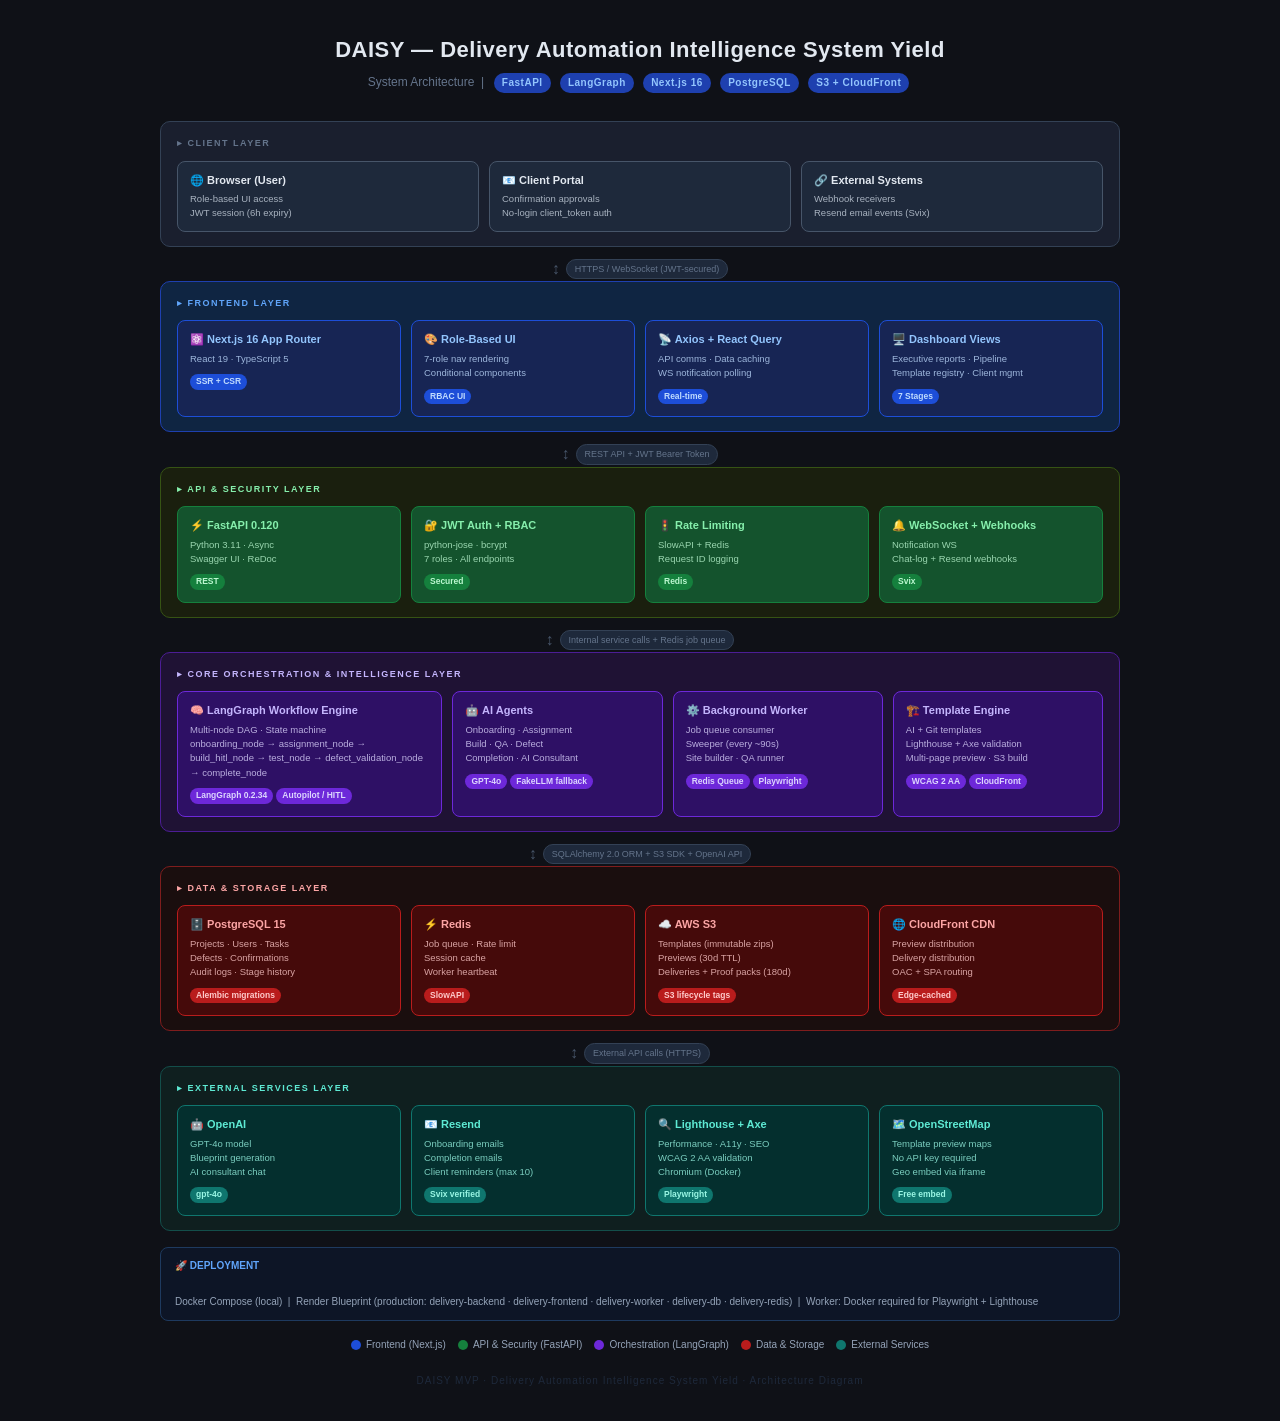
<file: case-studies/daisy/architecture.html>
<!DOCTYPE html>
<html lang="en">
<head>
<meta charset="UTF-8">
<meta name="viewport" content="width=device-width, initial-scale=1.0">
<title>DAISY MVP — System Architecture Diagram</title>
<link rel="stylesheet" href="../../assets/styles.css">
<style>
  * { margin: 0; padding: 0; box-sizing: border-box; }
  body { background: #0f1117; font-family: 'Segoe UI', Arial, sans-serif; padding: 32px; }
  .canvas { width: 960px; margin: 0 auto; }
  .title-block { text-align: center; margin-bottom: 28px; }
  .title-block h1 { font-size: 22px; font-weight: 700; color: #e2e8f0; letter-spacing: 0.5px; }
  .title-block p { font-size: 12px; color: #64748b; margin-top: 6px; }
  .badge { display: inline-block; background: #1e40af; color: #93c5fd; font-size: 10px; font-weight: 600; padding: 2px 8px; border-radius: 99px; margin: 0 3px; letter-spacing: 0.5px; }
  .layer { border-radius: 10px; padding: 14px 16px; margin-bottom: 12px; border: 1px solid; }
  .layer-label { font-size: 9px; font-weight: 700; text-transform: uppercase; letter-spacing: 1.5px; margin-bottom: 10px; }
  .boxes { display: flex; gap: 10px; align-items: stretch; }
  .box { border-radius: 8px; padding: 10px 12px; flex: 1; border: 1px solid; }
  .box-title { font-size: 11px; font-weight: 700; margin-bottom: 3px; }
  .box-sub { font-size: 9.5px; line-height: 1.5; opacity: 0.8; }
  .box-tag { display: inline-block; font-size: 8.5px; font-weight: 600; padding: 1px 6px; border-radius: 99px; margin-top: 5px; margin-right: 3px; }
  .l-client { background: #1a1f2e; border-color: #334155; }
  .l-client .layer-label { color: #64748b; }
  .l-frontend { background: #0f2542; border-color: #1e40af; }
  .l-frontend .layer-label { color: #60a5fa; }
  .l-api { background: #1a1f0e; border-color: #365314; }
  .l-api .layer-label { color: #86efac; }
  .l-core { background: #1f1234; border-color: #4c1d95; }
  .l-core .layer-label { color: #c4b5fd; }
  .l-data { background: #1a0e0e; border-color: #7f1d1d; }
  .l-data .layer-label { color: #fca5a5; }
  .l-ext { background: #0f1f1f; border-color: #134e4a; }
  .l-ext .layer-label { color: #5eead4; }
  .b-blue { background: #172554; border-color: #1d4ed8; color: #bfdbfe; }
  .b-blue .box-title { color: #93c5fd; }
  .b-green { background: #14532d; border-color: #15803d; color: #bbf7d0; }
  .b-green .box-title { color: #86efac; }
  .b-purple { background: #2e1065; border-color: #6d28d9; color: #ddd6fe; }
  .b-purple .box-title { color: #c4b5fd; }
  .b-red { background: #450a0a; border-color: #b91c1c; color: #fecaca; }
  .b-red .box-title { color: #fca5a5; }
  .b-teal { background: #042f2e; border-color: #0f766e; color: #99f6e4; }
  .b-teal .box-title { color: #5eead4; }
  .b-slate { background: #1e293b; border-color: #475569; color: #cbd5e1; }
  .b-slate .box-title { color: #e2e8f0; }
  .t-blue { background: #1d4ed8; color: #bfdbfe; }
  .t-green { background: #15803d; color: #bbf7d0; }
  .t-purple { background: #6d28d9; color: #ddd6fe; }
  .t-teal { background: #0f766e; color: #99f6e4; }
  .t-amber { background: #b45309; color: #fed7aa; }
  .t-red { background: #b91c1c; color: #fecaca; }
  .arrow-row { display: flex; justify-content: center; align-items: center; gap: 6px; margin: 2px 0; }
  .arrow { color: #475569; font-size: 16px; line-height: 1; }
  .arrow-label { font-size: 9px; color: #64748b; background: #1e293b; padding: 2px 8px; border-radius: 99px; border: 1px solid #334155; }
  .legend { display: flex; gap: 12px; justify-content: center; margin-top: 16px; flex-wrap: wrap; }
  .legend-item { display: flex; align-items: center; gap: 5px; font-size: 10px; color: #94a3b8; }
  .legend-dot { width: 10px; height: 10px; border-radius: 50%; }
  .three-col { display: grid; grid-template-columns: 1fr 1fr 1fr; gap: 10px; }
  .four-col { display: grid; grid-template-columns: 1fr 1fr 1fr 1fr; gap: 10px; }
  .watermark { text-align: center; margin-top: 20px; font-size: 10px; color: #1e293b; letter-spacing: 1px; }
</style>
</head>
<body>
<div class="canvas">
  <div class="title-block">
    <h1>DAISY — Delivery Automation Intelligence System Yield</h1>
    <p>System Architecture &nbsp;|&nbsp;
      <span class="badge">FastAPI</span>
      <span class="badge">LangGraph</span>
      <span class="badge">Next.js 16</span>
      <span class="badge">PostgreSQL</span>
      <span class="badge">S3 + CloudFront</span>
    </p>
  </div>

  <div class="layer l-client">
    <div class="layer-label">▸ Client Layer</div>
    <div class="three-col">
      <div class="box b-slate"><div class="box-title">🌐 Browser (User)</div><div class="box-sub">Role-based UI access<br>JWT session (6h expiry)</div></div>
      <div class="box b-slate"><div class="box-title">📧 Client Portal</div><div class="box-sub">Confirmation approvals<br>No-login client_token auth</div></div>
      <div class="box b-slate"><div class="box-title">🔗 External Systems</div><div class="box-sub">Webhook receivers<br>Resend email events (Svix)</div></div>
    </div>
  </div>

  <div class="arrow-row"><span class="arrow">↕</span><span class="arrow-label">HTTPS / WebSocket (JWT-secured)</span></div>

  <div class="layer l-frontend">
    <div class="layer-label">▸ Frontend Layer</div>
    <div class="four-col">
      <div class="box b-blue"><div class="box-title">⚛️ Next.js 16 App Router</div><div class="box-sub">React 19 · TypeScript 5</div><span class="box-tag t-blue">SSR + CSR</span></div>
      <div class="box b-blue"><div class="box-title">🎨 Role-Based UI</div><div class="box-sub">7-role nav rendering<br>Conditional components</div><span class="box-tag t-blue">RBAC UI</span></div>
      <div class="box b-blue"><div class="box-title">📡 Axios + React Query</div><div class="box-sub">API comms · Data caching<br>WS notification polling</div><span class="box-tag t-blue">Real-time</span></div>
      <div class="box b-blue"><div class="box-title">🖥️ Dashboard Views</div><div class="box-sub">Executive reports · Pipeline<br>Template registry · Client mgmt</div><span class="box-tag t-blue">7 Stages</span></div>
    </div>
  </div>

  <div class="arrow-row"><span class="arrow">↕</span><span class="arrow-label">REST API + JWT Bearer Token</span></div>

  <div class="layer l-api">
    <div class="layer-label">▸ API &amp; Security Layer</div>
    <div class="four-col">
      <div class="box b-green"><div class="box-title">⚡ FastAPI 0.120</div><div class="box-sub">Python 3.11 · Async<br>Swagger UI · ReDoc</div><span class="box-tag t-green">REST</span></div>
      <div class="box b-green"><div class="box-title">🔐 JWT Auth + RBAC</div><div class="box-sub">python-jose · bcrypt<br>7 roles · All endpoints</div><span class="box-tag t-green">Secured</span></div>
      <div class="box b-green"><div class="box-title">🚦 Rate Limiting</div><div class="box-sub">SlowAPI + Redis<br>Request ID logging</div><span class="box-tag t-green">Redis</span></div>
      <div class="box b-green"><div class="box-title">🔔 WebSocket + Webhooks</div><div class="box-sub">Notification WS<br>Chat-log + Resend webhooks</div><span class="box-tag t-green">Svix</span></div>
    </div>
  </div>

  <div class="arrow-row"><span class="arrow">↕</span><span class="arrow-label">Internal service calls + Redis job queue</span></div>

  <div class="layer l-core">
    <div class="layer-label">▸ Core Orchestration &amp; Intelligence Layer</div>
    <div class="boxes">
      <div class="box b-purple" style="flex:1.3"><div class="box-title">🧠 LangGraph Workflow Engine</div><div class="box-sub">Multi-node DAG · State machine<br>onboarding_node → assignment_node → build_hitl_node → test_node → defect_validation_node → complete_node</div><span class="box-tag t-purple">LangGraph 0.2.34</span><span class="box-tag t-purple">Autopilot / HITL</span></div>
      <div class="box b-purple" style="flex:1"><div class="box-title">🤖 AI Agents</div><div class="box-sub">Onboarding · Assignment<br>Build · QA · Defect<br>Completion · AI Consultant</div><span class="box-tag t-purple">GPT-4o</span><span class="box-tag t-purple">FakeLLM fallback</span></div>
      <div class="box b-purple" style="flex:1"><div class="box-title">⚙️ Background Worker</div><div class="box-sub">Job queue consumer<br>Sweeper (every ~90s)<br>Site builder · QA runner</div><span class="box-tag t-purple">Redis Queue</span><span class="box-tag t-purple">Playwright</span></div>
      <div class="box b-purple" style="flex:1"><div class="box-title">🏗️ Template Engine</div><div class="box-sub">AI + Git templates<br>Lighthouse + Axe validation<br>Multi-page preview · S3 build</div><span class="box-tag t-purple">WCAG 2 AA</span><span class="box-tag t-purple">CloudFront</span></div>
    </div>
  </div>

  <div class="arrow-row"><span class="arrow">↕</span><span class="arrow-label">SQLAlchemy 2.0 ORM + S3 SDK + OpenAI API</span></div>

  <div class="layer l-data">
    <div class="layer-label">▸ Data &amp; Storage Layer</div>
    <div class="boxes">
      <div class="box b-red"><div class="box-title">🗄️ PostgreSQL 15</div><div class="box-sub">Projects · Users · Tasks<br>Defects · Confirmations<br>Audit logs · Stage history</div><span class="box-tag t-red">Alembic migrations</span></div>
      <div class="box b-red"><div class="box-title">⚡ Redis</div><div class="box-sub">Job queue · Rate limit<br>Session cache<br>Worker heartbeat</div><span class="box-tag t-red">SlowAPI</span></div>
      <div class="box b-red"><div class="box-title">☁️ AWS S3</div><div class="box-sub">Templates (immutable zips)<br>Previews (30d TTL)<br>Deliveries + Proof packs (180d)</div><span class="box-tag t-red">S3 lifecycle tags</span></div>
      <div class="box b-red"><div class="box-title">🌐 CloudFront CDN</div><div class="box-sub">Preview distribution<br>Delivery distribution<br>OAC + SPA routing</div><span class="box-tag t-red">Edge-cached</span></div>
    </div>
  </div>

  <div class="arrow-row"><span class="arrow">↕</span><span class="arrow-label">External API calls (HTTPS)</span></div>

  <div class="layer l-ext">
    <div class="layer-label">▸ External Services Layer</div>
    <div class="four-col">
      <div class="box b-teal"><div class="box-title">🤖 OpenAI</div><div class="box-sub">GPT-4o model<br>Blueprint generation<br>AI consultant chat</div><span class="box-tag t-teal">gpt-4o</span></div>
      <div class="box b-teal"><div class="box-title">📧 Resend</div><div class="box-sub">Onboarding emails<br>Completion emails<br>Client reminders (max 10)</div><span class="box-tag t-teal">Svix verified</span></div>
      <div class="box b-teal"><div class="box-title">🔍 Lighthouse + Axe</div><div class="box-sub">Performance · A11y · SEO<br>WCAG 2 AA validation<br>Chromium (Docker)</div><span class="box-tag t-teal">Playwright</span></div>
      <div class="box b-teal"><div class="box-title">🗺️ OpenStreetMap</div><div class="box-sub">Template preview maps<br>No API key required<br>Geo embed via iframe</div><span class="box-tag t-teal">Free embed</span></div>
    </div>
  </div>

  <div style="margin-top: 16px; padding: 10px 14px; background: #0d1526; border: 1px solid #1e3a5f; border-radius: 8px; display: flex; gap: 20px; align-items: center; flex-wrap: wrap;">
    <span style="font-size: 10px; color: #60a5fa; font-weight: 700;">🚀 DEPLOYMENT</span>
    <span style="font-size: 10px; color: #94a3b8;">Docker Compose (local) &nbsp;|&nbsp; Render Blueprint (production: delivery-backend · delivery-frontend · delivery-worker · delivery-db · delivery-redis) &nbsp;|&nbsp; Worker: Docker required for Playwright + Lighthouse</span>
  </div>

  <div class="legend">
    <div class="legend-item"><div class="legend-dot" style="background:#1d4ed8"></div>Frontend (Next.js)</div>
    <div class="legend-item"><div class="legend-dot" style="background:#15803d"></div>API &amp; Security (FastAPI)</div>
    <div class="legend-item"><div class="legend-dot" style="background:#6d28d9"></div>Orchestration (LangGraph)</div>
    <div class="legend-item"><div class="legend-dot" style="background:#b91c1c"></div>Data &amp; Storage</div>
    <div class="legend-item"><div class="legend-dot" style="background:#0f766e"></div>External Services</div>
  </div>
  <div class="watermark">DAISY MVP · Delivery Automation Intelligence System Yield · Architecture Diagram</div>
</div>
<script src="../../assets/case-studies.json" type="application/json" id="case-studies-data"></script>
<script src="../../assets/diagram-chrome.js" data-project="daisy"></script>
</body>
</html>
</file>
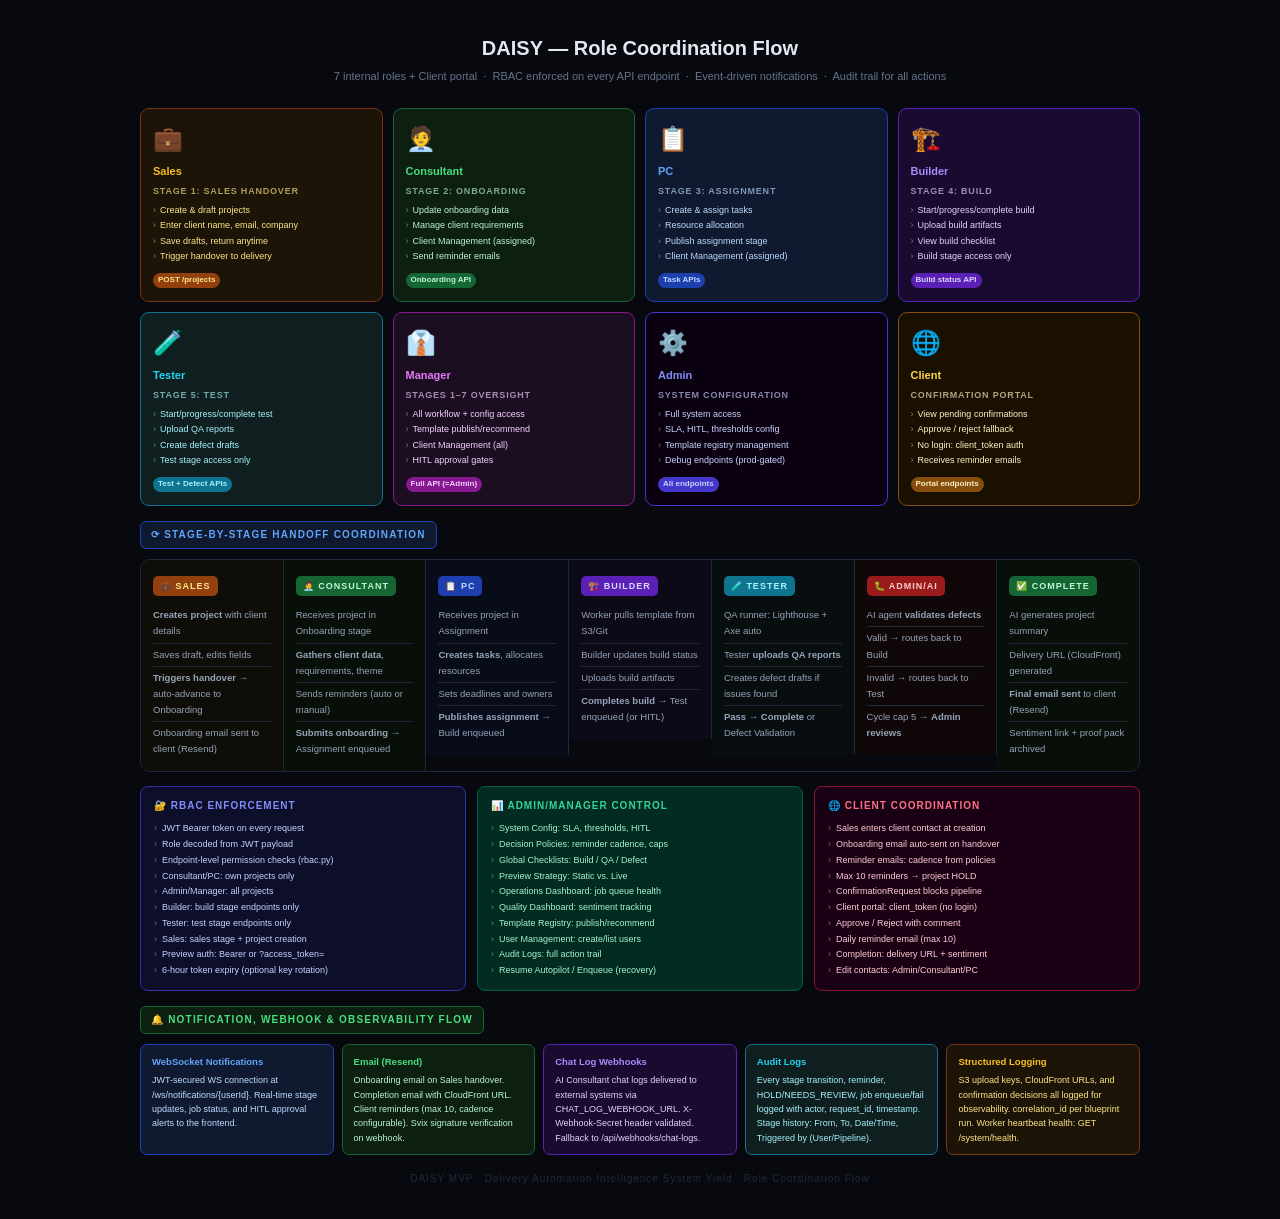
<file: case-studies/daisy/coordination-flow.html>
<!DOCTYPE html>
<html lang="en">
<head>
<meta charset="UTF-8">
<meta name="viewport" content="width=device-width, initial-scale=1.0">
<title>DAISY MVP — Role Coordination Flow</title>
<link rel="stylesheet" href="../../assets/styles.css">
<style>
  * { margin: 0; padding: 0; box-sizing: border-box; }
  body { background: #08090f; font-family: 'Segoe UI', Arial, sans-serif; padding: 32px; }
  .canvas { width: 1000px; margin: 0 auto; }
  .title-block { text-align: center; margin-bottom: 22px; }
  .title-block h1 { font-size: 20px; font-weight: 700; color: #e2e8f0; }
  .title-block p { font-size: 11px; color: #64748b; margin-top: 4px; }
  .rbac-grid { display: grid; grid-template-columns: repeat(4, 1fr); gap: 10px; margin-bottom: 14px; }
  .role-card { border-radius: 9px; padding: 11px 12px; border: 1px solid; }
  .role-icon { font-size: 24px; margin-bottom: 5px; }
  .role-name { font-size: 11px; font-weight: 700; margin-bottom: 3px; }
  .role-stage { font-size: 9px; font-weight: 700; opacity: 0.65; text-transform: uppercase; letter-spacing: 0.8px; margin-bottom: 5px; }
  .role-perms { list-style: none; }
  .role-perms li { font-size: 9px; line-height: 1.7; display: flex; gap: 4px; }
  .role-perms li::before { content: '›'; opacity: 0.5; flex-shrink: 0; }
  .role-badge { display: inline-block; font-size: 8px; font-weight: 600; padding: 1px 5px; border-radius: 99px; margin-top: 6px; margin-right: 3px; }
  .r-sales { background: #1c1507; border-color: #78350f; color: #fde68a; } .r-sales .role-name { color: #fbbf24; }
  .r-cons { background: #0c1f10; border-color: #166534; color: #bbf7d0; } .r-cons .role-name { color: #4ade80; }
  .r-pc { background: #0f1a30; border-color: #1e40af; color: #bfdbfe; } .r-pc .role-name { color: #60a5fa; }
  .r-builder { background: #1a0a30; border-color: #5b21b6; color: #ddd6fe; } .r-builder .role-name { color: #a78bfa; }
  .r-tester { background: #0f1e1e; border-color: #0e7490; color: #a5f3fc; } .r-tester .role-name { color: #22d3ee; }
  .r-manager { background: #1a0e20; border-color: #86198f; color: #f5d0fe; } .r-manager .role-name { color: #e879f9; }
  .r-admin { background: #0a0010; border-color: #4338ca; color: #c7d2fe; } .r-admin .role-name { color: #818cf8; }
  .r-client { background: #1a1000; border-color: #854d0e; color: #fef3c7; } .r-client .role-name { color: #fcd34d; }
  .t-amber { background:#92400e; color:#fde68a; } .t-green { background:#166534; color:#bbf7d0; } .t-blue { background:#1e40af; color:#bfdbfe; } .t-purple { background:#5b21b6; color:#ddd6fe; } .t-cyan { background:#0e7490; color:#a5f3fc; } .t-pink { background:#86198f; color:#f5d0fe; } .t-indigo { background:#4338ca; color:#c7d2fe; } .t-yellow { background:#854d0e; color:#fef3c7; }
  .coord-flow { display: flex; gap: 0; align-items: flex-start; margin-bottom: 14px; overflow: hidden; border-radius: 10px; border: 1px solid #1e293b; }
  .cf-col { flex: 1; border-right: 1px solid #1e293b; padding: 11px 12px; }
  .cf-col:last-child { border-right: none; }
  .cf-header { font-size: 9px; font-weight: 700; text-transform: uppercase; letter-spacing: 1px; padding: 3px 7px; border-radius: 5px; display: inline-block; margin-bottom: 8px; }
  .cf-step { font-size: 9.5px; line-height: 1.7; color: #94a3b8; padding: 3px 0; border-bottom: 1px solid #1e293b; }
  .cf-step:last-child { border-bottom: none; }
  .cf-step strong { font-weight: 600; }
  .three-col { display: grid; grid-template-columns: 1fr 1fr 1fr; gap: 11px; margin-bottom: 14px; }
  .info-card { border-radius: 8px; padding: 11px 13px; border: 1px solid; }
  .info-card h3 { font-size: 10px; font-weight: 700; text-transform: uppercase; letter-spacing: 1px; margin-bottom: 7px; }
  .info-card ul { list-style: none; }
  .info-card li { font-size: 9px; line-height: 1.75; display: flex; gap: 5px; }
  .info-card li::before { content: '›'; opacity: 0.5; flex-shrink: 0; }
  .ic-indigo { background: #0d0e2a; border-color: #3730a3; color: #c7d2fe; } .ic-indigo h3 { color: #818cf8; }
  .ic-teal { background: #022c22; border-color: #065f46; color: #a7f3d0; } .ic-teal h3 { color: #34d399; }
  .ic-rose { background: #1a0015; border-color: #881337; color: #fecdd3; } .ic-rose h3 { color: #fb7185; }
  .notif-row { display: flex; gap: 8px; align-items: stretch; flex-wrap: wrap; }
  .notif-card { flex: 1; min-width: 140px; border-radius: 7px; padding: 9px 11px; border: 1px solid; }
  .notif-card h4 { font-size: 9.5px; font-weight: 700; margin-bottom: 4px; }
  .notif-card p { font-size: 9px; line-height: 1.6; }
  .nc-blue { background: #0f1a30; border-color: #1e40af; color: #bfdbfe; } .nc-blue h4 { color: #60a5fa; }
  .nc-green { background: #0c1f10; border-color: #166534; color: #bbf7d0; } .nc-green h4 { color: #4ade80; }
  .nc-purple { background: #1a0a30; border-color: #5b21b6; color: #ddd6fe; } .nc-purple h4 { color: #a78bfa; }
  .nc-cyan { background: #0f1e1e; border-color: #0e7490; color: #a5f3fc; } .nc-cyan h4 { color: #22d3ee; }
  .nc-amber { background: #1c1507; border-color: #78350f; color: #fde68a; } .nc-amber h4 { color: #fbbf24; }
  .sec-head { font-size: 10px; font-weight: 700; text-transform: uppercase; letter-spacing: 1.2px; padding: 5px 10px; border-radius: 6px; margin-bottom: 10px; display: inline-block; }
  .sh-purple { background: #1a0a30; color: #a78bfa; border: 1px solid #4c1d95; }
  .sh-blue { background: #0f1a30; color: #60a5fa; border: 1px solid #1e40af; }
  .sh-green { background: #0c1f10; color: #4ade80; border: 1px solid #166534; }
  .sh-teal { background: #022c22; color: #34d399; border: 1px solid #065f46; }
  .watermark { text-align: center; margin-top: 16px; font-size: 10px; color: #1e293b; letter-spacing: 1px; }
</style>
</head>
<body>
<div class="canvas">
  <div class="title-block">
    <h1>DAISY — Role Coordination Flow</h1>
    <p>7 internal roles + Client portal &nbsp;·&nbsp; RBAC enforced on every API endpoint &nbsp;·&nbsp; Event-driven notifications &nbsp;·&nbsp; Audit trail for all actions</p>
  </div>

  <div class="rbac-grid">
    <div class="role-card r-sales"><div class="role-icon">💼</div><div class="role-name">Sales</div><div class="role-stage">Stage 1: Sales Handover</div><ul class="role-perms"><li>Create &amp; draft projects</li><li>Enter client name, email, company</li><li>Save drafts, return anytime</li><li>Trigger handover to delivery</li></ul><span class="role-badge t-amber">POST /projects</span></div>
    <div class="role-card r-cons"><div class="role-icon">🧑‍💼</div><div class="role-name">Consultant</div><div class="role-stage">Stage 2: Onboarding</div><ul class="role-perms"><li>Update onboarding data</li><li>Manage client requirements</li><li>Client Management (assigned)</li><li>Send reminder emails</li></ul><span class="role-badge t-green">Onboarding API</span></div>
    <div class="role-card r-pc"><div class="role-icon">📋</div><div class="role-name">PC</div><div class="role-stage">Stage 3: Assignment</div><ul class="role-perms"><li>Create &amp; assign tasks</li><li>Resource allocation</li><li>Publish assignment stage</li><li>Client Management (assigned)</li></ul><span class="role-badge t-blue">Task APIs</span></div>
    <div class="role-card r-builder"><div class="role-icon">🏗️</div><div class="role-name">Builder</div><div class="role-stage">Stage 4: Build</div><ul class="role-perms"><li>Start/progress/complete build</li><li>Upload build artifacts</li><li>View build checklist</li><li>Build stage access only</li></ul><span class="role-badge t-purple">Build status API</span></div>
    <div class="role-card r-tester"><div class="role-icon">🧪</div><div class="role-name">Tester</div><div class="role-stage">Stage 5: Test</div><ul class="role-perms"><li>Start/progress/complete test</li><li>Upload QA reports</li><li>Create defect drafts</li><li>Test stage access only</li></ul><span class="role-badge t-cyan">Test + Defect APIs</span></div>
    <div class="role-card r-manager"><div class="role-icon">👔</div><div class="role-name">Manager</div><div class="role-stage">Stages 1–7 Oversight</div><ul class="role-perms"><li>All workflow + config access</li><li>Template publish/recommend</li><li>Client Management (all)</li><li>HITL approval gates</li></ul><span class="role-badge t-pink">Full API (=Admin)</span></div>
    <div class="role-card r-admin"><div class="role-icon">⚙️</div><div class="role-name">Admin</div><div class="role-stage">System Configuration</div><ul class="role-perms"><li>Full system access</li><li>SLA, HITL, thresholds config</li><li>Template registry management</li><li>Debug endpoints (prod-gated)</li></ul><span class="role-badge t-indigo">All endpoints</span></div>
    <div class="role-card r-client"><div class="role-icon">🌐</div><div class="role-name">Client</div><div class="role-stage">Confirmation Portal</div><ul class="role-perms"><li>View pending confirmations</li><li>Approve / reject fallback</li><li>No login: client_token auth</li><li>Receives reminder emails</li></ul><span class="role-badge t-yellow">Portal endpoints</span></div>
  </div>

  <div class="sec-head sh-blue" style="margin-bottom:10px;">⟳ Stage-by-Stage Handoff Coordination</div>
  <div class="coord-flow">
    <div class="cf-col" style="background:#0f0d08;"><span class="cf-header t-amber">💼 Sales</span><div class="cf-step"><strong>Creates project</strong> with client details</div><div class="cf-step">Saves draft, edits fields</div><div class="cf-step"><strong>Triggers handover</strong> → auto-advance to Onboarding</div><div class="cf-step">Onboarding email sent to client (Resend)</div></div>
    <div class="cf-col" style="background:#080e08;"><span class="cf-header t-green">🧑‍💼 Consultant</span><div class="cf-step">Receives project in Onboarding stage</div><div class="cf-step"><strong>Gathers client data</strong>, requirements, theme</div><div class="cf-step">Sends reminders (auto or manual)</div><div class="cf-step"><strong>Submits onboarding</strong> → Assignment enqueued</div></div>
    <div class="cf-col" style="background:#080c18;"><span class="cf-header t-blue">📋 PC</span><div class="cf-step">Receives project in Assignment</div><div class="cf-step"><strong>Creates tasks</strong>, allocates resources</div><div class="cf-step">Sets deadlines and owners</div><div class="cf-step"><strong>Publishes assignment</strong> → Build enqueued</div></div>
    <div class="cf-col" style="background:#0d0a18;"><span class="cf-header t-purple">🏗️ Builder</span><div class="cf-step">Worker pulls template from S3/Git</div><div class="cf-step">Builder updates build status</div><div class="cf-step">Uploads build artifacts</div><div class="cf-step"><strong>Completes build</strong> → Test enqueued (or HITL)</div></div>
    <div class="cf-col" style="background:#080e10;"><span class="cf-header t-cyan">🧪 Tester</span><div class="cf-step">QA runner: Lighthouse + Axe auto</div><div class="cf-step">Tester <strong>uploads QA reports</strong></div><div class="cf-step">Creates defect drafts if issues found</div><div class="cf-step"><strong>Pass → Complete</strong> or Defect Validation</div></div>
    <div class="cf-col" style="background:#100808;"><span class="cf-header" style="background:#991b1b;color:#fecaca;">🐛 Admin/AI</span><div class="cf-step">AI agent <strong>validates defects</strong></div><div class="cf-step">Valid → routes back to Build</div><div class="cf-step">Invalid → routes back to Test</div><div class="cf-step">Cycle cap 5 → <strong>Admin reviews</strong></div></div>
    <div class="cf-col" style="background:#080e08;"><span class="cf-header t-green">✅ Complete</span><div class="cf-step">AI generates project summary</div><div class="cf-step">Delivery URL (CloudFront) generated</div><div class="cf-step"><strong>Final email sent</strong> to client (Resend)</div><div class="cf-step">Sentiment link + proof pack archived</div></div>
  </div>

  <div class="three-col">
    <div class="info-card ic-indigo"><h3>🔐 RBAC Enforcement</h3><ul><li>JWT Bearer token on every request</li><li>Role decoded from JWT payload</li><li>Endpoint-level permission checks (rbac.py)</li><li>Consultant/PC: own projects only</li><li>Admin/Manager: all projects</li><li>Builder: build stage endpoints only</li><li>Tester: test stage endpoints only</li><li>Sales: sales stage + project creation</li><li>Preview auth: Bearer or ?access_token=</li><li>6-hour token expiry (optional key rotation)</li></ul></div>
    <div class="info-card ic-teal"><h3>📊 Admin/Manager Control</h3><ul><li>System Config: SLA, thresholds, HITL</li><li>Decision Policies: reminder cadence, caps</li><li>Global Checklists: Build / QA / Defect</li><li>Preview Strategy: Static vs. Live</li><li>Operations Dashboard: job queue health</li><li>Quality Dashboard: sentiment tracking</li><li>Template Registry: publish/recommend</li><li>User Management: create/list users</li><li>Audit Logs: full action trail</li><li>Resume Autopilot / Enqueue (recovery)</li></ul></div>
    <div class="info-card ic-rose"><h3>🌐 Client Coordination</h3><ul><li>Sales enters client contact at creation</li><li>Onboarding email auto-sent on handover</li><li>Reminder emails: cadence from policies</li><li>Max 10 reminders → project HOLD</li><li>ConfirmationRequest blocks pipeline</li><li>Client portal: client_token (no login)</li><li>Approve / Reject with comment</li><li>Daily reminder email (max 10)</li><li>Completion: delivery URL + sentiment</li><li>Edit contacts: Admin/Consultant/PC</li></ul></div>
  </div>

  <div class="sec-head sh-green" style="margin-bottom:10px;">🔔 Notification, Webhook &amp; Observability Flow</div>
  <div class="notif-row">
    <div class="notif-card nc-blue"><h4>WebSocket Notifications</h4><p>JWT-secured WS connection at /ws/notifications/{userId}. Real-time stage updates, job status, and HITL approval alerts to the frontend.</p></div>
    <div class="notif-card nc-green"><h4>Email (Resend)</h4><p>Onboarding email on Sales handover. Completion email with CloudFront URL. Client reminders (max 10, cadence configurable). Svix signature verification on webhook.</p></div>
    <div class="notif-card nc-purple"><h4>Chat Log Webhooks</h4><p>AI Consultant chat logs delivered to external systems via CHAT_LOG_WEBHOOK_URL. X-Webhook-Secret header validated. Fallback to /api/webhooks/chat-logs.</p></div>
    <div class="notif-card nc-cyan"><h4>Audit Logs</h4><p>Every stage transition, reminder, HOLD/NEEDS_REVIEW, job enqueue/fail logged with actor, request_id, timestamp. Stage history: From, To, Date/Time, Triggered by (User/Pipeline).</p></div>
    <div class="notif-card nc-amber"><h4>Structured Logging</h4><p>S3 upload keys, CloudFront URLs, and confirmation decisions all logged for observability. correlation_id per blueprint run. Worker heartbeat health: GET /system/health.</p></div>
  </div>

  <div class="watermark" style="margin-top:16px;">DAISY MVP · Delivery Automation Intelligence System Yield · Role Coordination Flow</div>
</div>
<script src="../../assets/case-studies.json" type="application/json" id="case-studies-data"></script>
<script src="../../assets/diagram-chrome.js" data-project="daisy"></script>
</body>
</html>
</file>
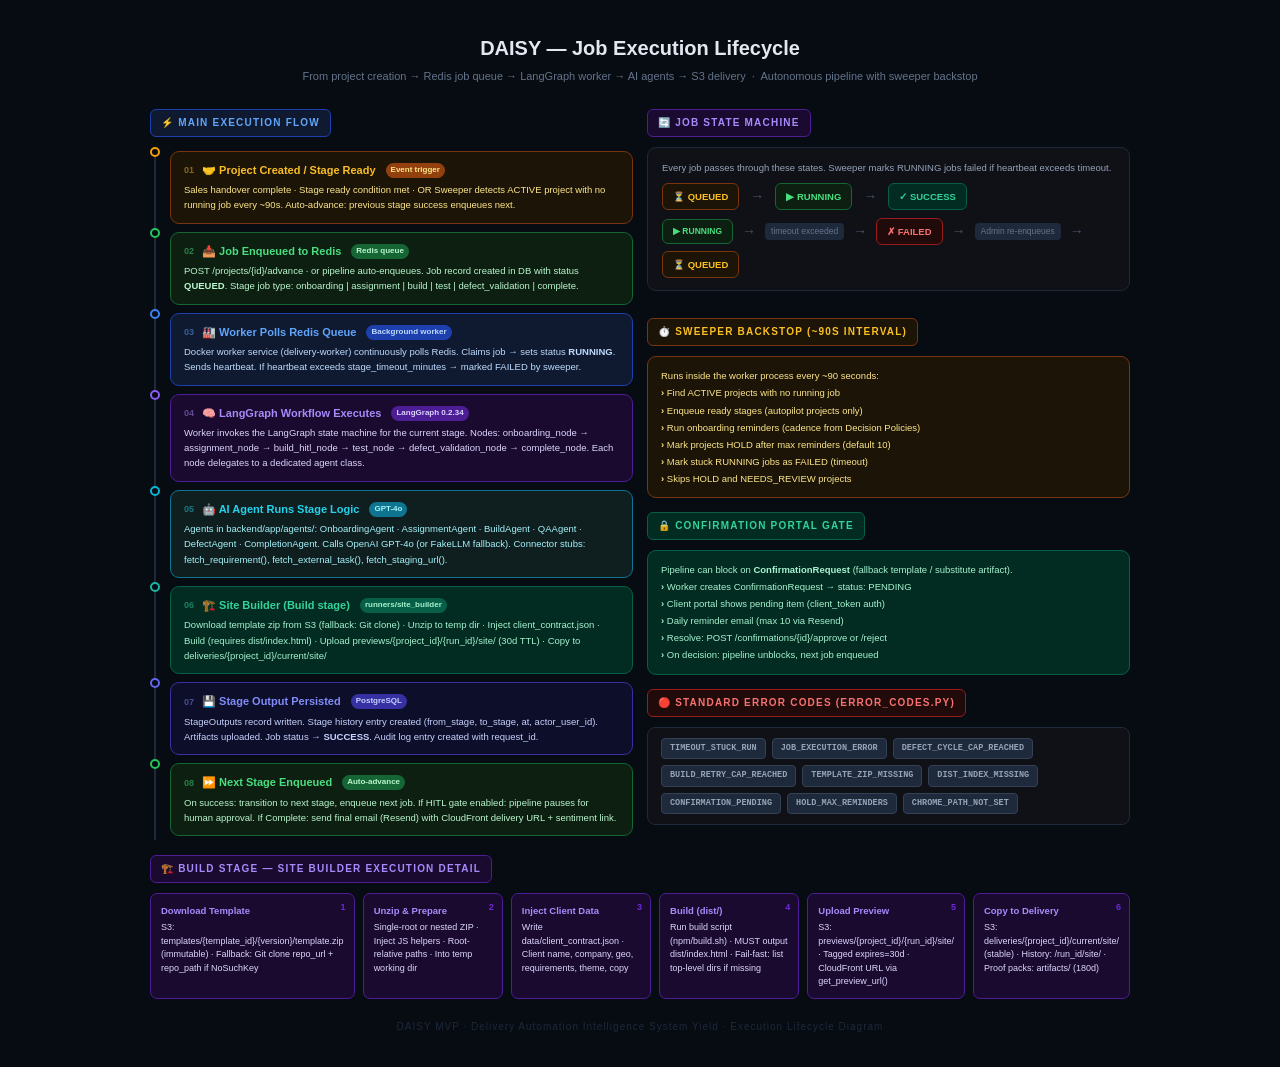
<file: case-studies/daisy/execution-lifecycle.html>
<!DOCTYPE html>
<html lang="en">
<head>
<meta charset="UTF-8">
<meta name="viewport" content="width=device-width, initial-scale=1.0">
<title>DAISY MVP — Execution Lifecycle</title>
<link rel="stylesheet" href="../../assets/styles.css">
<style>
  * { margin: 0; padding: 0; box-sizing: border-box; }
  body { background: #070b12; font-family: 'Segoe UI', Arial, sans-serif; padding: 32px; }
  .canvas { width: 980px; margin: 0 auto; }
  .title-block { text-align: center; margin-bottom: 22px; }
  .title-block h1 { font-size: 20px; font-weight: 700; color: #e2e8f0; }
  .title-block p { font-size: 11px; color: #64748b; margin-top: 4px; }
  .two-col { display: grid; grid-template-columns: 1fr 1fr; gap: 14px; margin-bottom: 14px; }
  .lc-flow { display: flex; flex-direction: column; gap: 0; }
  .lc-step { display: flex; gap: 0; align-items: stretch; }
  .lc-step-inner { display: flex; flex-direction: column; align-items: center; }
  .lc-line { width: 2px; background: #1e293b; flex-shrink: 0; margin: 0 auto; flex: 1; min-height: 10px; }
  .lc-dot { width: 10px; height: 10px; border-radius: 50%; flex-shrink: 0; border: 2px solid; background: #070b12; }
  .lc-card { border-radius: 9px; padding: 10px 13px; border: 1px solid; flex: 1; margin: 4px 0; margin-left: 10px; }
  .lc-card-title { font-size: 11px; font-weight: 700; margin-bottom: 3px; display: flex; align-items: center; gap: 6px; }
  .lc-card-body { font-size: 9.5px; line-height: 1.6; }
  .lc-num { font-size: 9px; font-weight: 700; opacity: 0.5; margin-right: 2px; }
  .badge { display: inline-block; font-size: 8px; font-weight: 600; padding: 1px 5px; border-radius: 99px; margin-left: 4px; }
  .dot-amber { border-color: #f59e0b; } .c-amber { background: #1c1507; border-color: #78350f; color: #fde68a; } .c-amber .lc-card-title { color: #fbbf24; }
  .dot-green { border-color: #22c55e; } .c-green { background: #0c1f10; border-color: #166534; color: #bbf7d0; } .c-green .lc-card-title { color: #4ade80; }
  .dot-blue { border-color: #3b82f6; } .c-blue { background: #0f1a30; border-color: #1e40af; color: #bfdbfe; } .c-blue .lc-card-title { color: #60a5fa; }
  .dot-purple { border-color: #8b5cf6; } .c-purple { background: #1a0a30; border-color: #4c1d95; color: #ddd6fe; } .c-purple .lc-card-title { color: #a78bfa; }
  .dot-cyan { border-color: #06b6d4; } .c-cyan { background: #0f1e1e; border-color: #0e7490; color: #a5f3fc; } .c-cyan .lc-card-title { color: #22d3ee; }
  .dot-teal { border-color: #14b8a6; } .c-teal { background: #022c22; border-color: #065f46; color: #a7f3d0; } .c-teal .lc-card-title { color: #34d399; }
  .dot-indigo { border-color: #6366f1; } .c-indigo { background: #0d0e2a; border-color: #3730a3; color: #c7d2fe; } .c-indigo .lc-card-title { color: #818cf8; }
  .b-amber { background:#92400e; color:#fde68a; } .b-green { background:#166534; color:#bbf7d0; } .b-blue { background:#1e40af; color:#bfdbfe; } .b-purple { background:#4c1d95; color:#ddd6fe; } .b-cyan { background:#0e7490; color:#a5f3fc; } .b-teal { background:#065f46; color:#a7f3d0; } .b-indigo { background:#3730a3; color:#c7d2fe; }
  .sec-head { font-size: 10px; font-weight: 700; text-transform: uppercase; letter-spacing: 1.2px; padding: 5px 10px; border-radius: 6px; margin-bottom: 10px; display: inline-block; }
  .sh-blue { background: #0f1a30; color: #60a5fa; border: 1px solid #1e40af; }
  .sh-purple { background: #1a0a30; color: #a78bfa; border: 1px solid #4c1d95; }
  .sh-amber { background: #1c1507; color: #fbbf24; border: 1px solid #78350f; }
  .sh-teal { background: #022c22; color: #34d399; border: 1px solid #065f46; }
  .sh-red { background: #200a0a; color: #f87171; border: 1px solid #991b1b; }
  .sm-box { border-radius: 9px; padding: 12px 14px; border: 1px solid; margin-bottom: 13px; background: #0f1117; border-color: #1e293b; }
  .sm-states { display: flex; gap: 8px; flex-wrap: wrap; margin-top: 8px; align-items: center; }
  .sm-state { border-radius: 6px; padding: 5px 10px; font-size: 9.5px; font-weight: 600; border: 1px solid; }
  .sm-queued { background: #1c1507; border-color: #78350f; color: #fbbf24; } .sm-running { background: #0c1f10; border-color: #166534; color: #4ade80; } .sm-success { background: #022c22; border-color: #065f46; color: #34d399; } .sm-failed { background: #200a0a; border-color: #991b1b; color: #f87171; }
  .arrow-h { color: #475569; font-size: 14px; margin: 0 3px; }
  .cond-pill { font-size: 8.5px; color: #64748b; background: #1e293b; padding: 2px 6px; border-radius: 4px; }
  .ec-box { border-radius: 8px; padding: 10px 13px; border: 1px solid #1e293b; background: #0f1117; margin-bottom: 13px; }
  .ec-box h3 { font-size: 10px; font-weight: 700; color: #64748b; text-transform: uppercase; letter-spacing: 1px; margin-bottom: 8px; }
  .ec-list { display: flex; flex-wrap: wrap; gap: 6px; }
  .ec { font-size: 8.5px; font-weight: 600; padding: 3px 8px; border-radius: 4px; font-family: 'Courier New', monospace; background: #1e293b; color: #94a3b8; border: 1px solid #334155; }
  .sb-steps { counter-reset: sb; display: flex; gap: 8px; }
  .sb-step { flex: 1; border-radius: 7px; padding: 9px 10px; background: #1a0a30; border: 1px solid #4c1d95; color: #ddd6fe; counter-increment: sb; position: relative; }
  .sb-step::before { content: counter(sb); position: absolute; top: 6px; right: 8px; font-size: 9px; color: #6d28d9; font-weight: 700; }
  .sb-step h4 { font-size: 9.5px; font-weight: 700; color: #a78bfa; margin-bottom: 3px; }
  .sb-step p { font-size: 9px; line-height: 1.5; }
  .watermark { text-align: center; margin-top: 16px; font-size: 10px; color: #1e293b; letter-spacing: 1px; }
</style>
</head>
<body>
<div class="canvas">
  <div class="title-block">
    <h1>DAISY — Job Execution Lifecycle</h1>
    <p>From project creation → Redis job queue → LangGraph worker → AI agents → S3 delivery &nbsp;·&nbsp; Autonomous pipeline with sweeper backstop</p>
  </div>

  <div class="two-col">
    <div>
      <div class="sec-head sh-blue">⚡ Main Execution Flow</div>
      <div class="lc-flow">
        <div class="lc-step"><div class="lc-step-inner"><div class="lc-dot dot-amber"></div><div class="lc-line"></div></div><div class="lc-card c-amber"><div class="lc-card-title"><span class="lc-num">01</span> 🤝 Project Created / Stage Ready <span class="badge b-amber">Event trigger</span></div><div class="lc-card-body">Sales handover complete · Stage ready condition met · OR Sweeper detects ACTIVE project with no running job every ~90s. Auto-advance: previous stage success enqueues next.</div></div></div>
        <div class="lc-step"><div class="lc-step-inner"><div class="lc-dot dot-green"></div><div class="lc-line"></div></div><div class="lc-card c-green"><div class="lc-card-title"><span class="lc-num">02</span> 📥 Job Enqueued to Redis <span class="badge b-green">Redis queue</span></div><div class="lc-card-body">POST /projects/{id}/advance · or pipeline auto-enqueues. Job record created in DB with status <strong>QUEUED</strong>. Stage job type: onboarding | assignment | build | test | defect_validation | complete.</div></div></div>
        <div class="lc-step"><div class="lc-step-inner"><div class="lc-dot dot-blue"></div><div class="lc-line"></div></div><div class="lc-card c-blue"><div class="lc-card-title"><span class="lc-num">03</span> 🏭 Worker Polls Redis Queue <span class="badge b-blue">Background worker</span></div><div class="lc-card-body">Docker worker service (delivery-worker) continuously polls Redis. Claims job → sets status <strong>RUNNING</strong>. Sends heartbeat. If heartbeat exceeds stage_timeout_minutes → marked FAILED by sweeper.</div></div></div>
        <div class="lc-step"><div class="lc-step-inner"><div class="lc-dot dot-purple"></div><div class="lc-line"></div></div><div class="lc-card c-purple"><div class="lc-card-title"><span class="lc-num">04</span> 🧠 LangGraph Workflow Executes <span class="badge b-purple">LangGraph 0.2.34</span></div><div class="lc-card-body">Worker invokes the LangGraph state machine for the current stage. Nodes: onboarding_node → assignment_node → build_hitl_node → test_node → defect_validation_node → complete_node. Each node delegates to a dedicated agent class.</div></div></div>
        <div class="lc-step"><div class="lc-step-inner"><div class="lc-dot dot-cyan"></div><div class="lc-line"></div></div><div class="lc-card c-cyan"><div class="lc-card-title"><span class="lc-num">05</span> 🤖 AI Agent Runs Stage Logic <span class="badge b-cyan">GPT-4o</span></div><div class="lc-card-body">Agents in backend/app/agents/: OnboardingAgent · AssignmentAgent · BuildAgent · QAAgent · DefectAgent · CompletionAgent. Calls OpenAI GPT-4o (or FakeLLM fallback). Connector stubs: fetch_requirement(), fetch_external_task(), fetch_staging_url().</div></div></div>
        <div class="lc-step"><div class="lc-step-inner"><div class="lc-dot dot-teal"></div><div class="lc-line"></div></div><div class="lc-card c-teal"><div class="lc-card-title"><span class="lc-num">06</span> 🏗️ Site Builder (Build stage) <span class="badge b-teal">runners/site_builder</span></div><div class="lc-card-body">Download template zip from S3 (fallback: Git clone) · Unzip to temp dir · Inject client_contract.json · Build (requires dist/index.html) · Upload previews/{project_id}/{run_id}/site/ (30d TTL) · Copy to deliveries/{project_id}/current/site/</div></div></div>
        <div class="lc-step"><div class="lc-step-inner"><div class="lc-dot dot-indigo"></div><div class="lc-line"></div></div><div class="lc-card c-indigo"><div class="lc-card-title"><span class="lc-num">07</span> 💾 Stage Output Persisted <span class="badge b-indigo">PostgreSQL</span></div><div class="lc-card-body">StageOutputs record written. Stage history entry created (from_stage, to_stage, at, actor_user_id). Artifacts uploaded. Job status → <strong>SUCCESS</strong>. Audit log entry created with request_id.</div></div></div>
        <div class="lc-step"><div class="lc-step-inner"><div class="lc-dot dot-green"></div><div class="lc-line"></div></div><div class="lc-card c-green"><div class="lc-card-title"><span class="lc-num">08</span> ⏩ Next Stage Enqueued <span class="badge b-green">Auto-advance</span></div><div class="lc-card-body">On success: transition to next stage, enqueue next job. If HITL gate enabled: pipeline pauses for human approval. If Complete: send final email (Resend) with CloudFront delivery URL + sentiment link.</div></div></div>
      </div>
    </div>

    <div style="display:flex;flex-direction:column;gap:13px;">
      <div>
        <div class="sec-head sh-purple">🔄 Job State Machine</div>
        <div class="sm-box">
          <div style="font-size:9.5px;color:#94a3b8;margin-bottom:8px;">Every job passes through these states. Sweeper marks RUNNING jobs failed if heartbeat exceeds timeout.</div>
          <div class="sm-states"><div class="sm-state sm-queued">⏳ QUEUED</div><span class="arrow-h">→</span><div class="sm-state sm-running">▶ RUNNING</div><span class="arrow-h">→</span><div class="sm-state sm-success">✓ SUCCESS</div></div>
          <div style="margin-top:8px;display:flex;align-items:center;gap:6px;flex-wrap:wrap;"><div class="sm-state sm-running" style="font-size:8.5px;">▶ RUNNING</div><span class="arrow-h">→</span><span class="cond-pill">timeout exceeded</span><span class="arrow-h">→</span><div class="sm-state sm-failed">✗ FAILED</div><span class="arrow-h">→</span><span class="cond-pill">Admin re-enqueues</span><span class="arrow-h">→</span><div class="sm-state sm-queued">⏳ QUEUED</div></div>
        </div>
      </div>
      <div>
        <div class="sec-head sh-amber">⏱️ Sweeper Backstop (~90s interval)</div>
        <div class="lc-card c-amber" style="margin:0;"><div class="lc-card-body" style="line-height:1.8;">Runs inside the worker process every ~90 seconds:<br><strong>›</strong> Find ACTIVE projects with no running job<br><strong>›</strong> Enqueue ready stages (autopilot projects only)<br><strong>›</strong> Run onboarding reminders (cadence from Decision Policies)<br><strong>›</strong> Mark projects HOLD after max reminders (default 10)<br><strong>›</strong> Mark stuck RUNNING jobs as FAILED (timeout)<br><strong>›</strong> Skips HOLD and NEEDS_REVIEW projects</div></div>
      </div>
      <div>
        <div class="sec-head sh-teal">🔒 Confirmation Portal Gate</div>
        <div class="lc-card c-teal" style="margin:0;"><div class="lc-card-body" style="line-height:1.8;">Pipeline can block on <strong>ConfirmationRequest</strong> (fallback template / substitute artifact).<br><strong>›</strong> Worker creates ConfirmationRequest → status: PENDING<br><strong>›</strong> Client portal shows pending item (client_token auth)<br><strong>›</strong> Daily reminder email (max 10 via Resend)<br><strong>›</strong> Resolve: POST /confirmations/{id}/approve or /reject<br><strong>›</strong> On decision: pipeline unblocks, next job enqueued</div></div>
      </div>
      <div>
        <div class="sec-head sh-red">🔴 Standard Error Codes (error_codes.py)</div>
        <div class="ec-box" style="margin-bottom:0;"><div class="ec-list"><span class="ec">TIMEOUT_STUCK_RUN</span><span class="ec">JOB_EXECUTION_ERROR</span><span class="ec">DEFECT_CYCLE_CAP_REACHED</span><span class="ec">BUILD_RETRY_CAP_REACHED</span><span class="ec">TEMPLATE_ZIP_MISSING</span><span class="ec">DIST_INDEX_MISSING</span><span class="ec">CONFIRMATION_PENDING</span><span class="ec">HOLD_MAX_REMINDERS</span><span class="ec">CHROME_PATH_NOT_SET</span></div></div>
      </div>
    </div>
  </div>

  <div>
    <div class="sec-head sh-purple" style="margin-bottom:10px;">🏗️ Build Stage — Site Builder Execution Detail</div>
    <div class="sb-steps">
      <div class="sb-step"><h4>Download Template</h4><p>S3: templates/{template_id}/{version}/template.zip (immutable) · Fallback: Git clone repo_url + repo_path if NoSuchKey</p></div>
      <div class="sb-step"><h4>Unzip &amp; Prepare</h4><p>Single-root or nested ZIP · Inject JS helpers · Root-relative paths · Into temp working dir</p></div>
      <div class="sb-step"><h4>Inject Client Data</h4><p>Write data/client_contract.json · Client name, company, geo, requirements, theme, copy</p></div>
      <div class="sb-step"><h4>Build (dist/)</h4><p>Run build script (npm/build.sh) · MUST output dist/index.html · Fail-fast: list top-level dirs if missing</p></div>
      <div class="sb-step"><h4>Upload Preview</h4><p>S3: previews/{project_id}/{run_id}/site/ · Tagged expires=30d · CloudFront URL via get_preview_url()</p></div>
      <div class="sb-step"><h4>Copy to Delivery</h4><p>S3: deliveries/{project_id}/current/site/ (stable) · History: /run_id/site/ · Proof packs: artifacts/ (180d)</p></div>
    </div>
  </div>

  <div class="watermark" style="margin-top:20px;">DAISY MVP · Delivery Automation Intelligence System Yield · Execution Lifecycle Diagram</div>
</div>
<script src="../../assets/case-studies.json" type="application/json" id="case-studies-data"></script>
<script src="../../assets/diagram-chrome.js" data-project="daisy"></script>
</body>
</html>
</file>
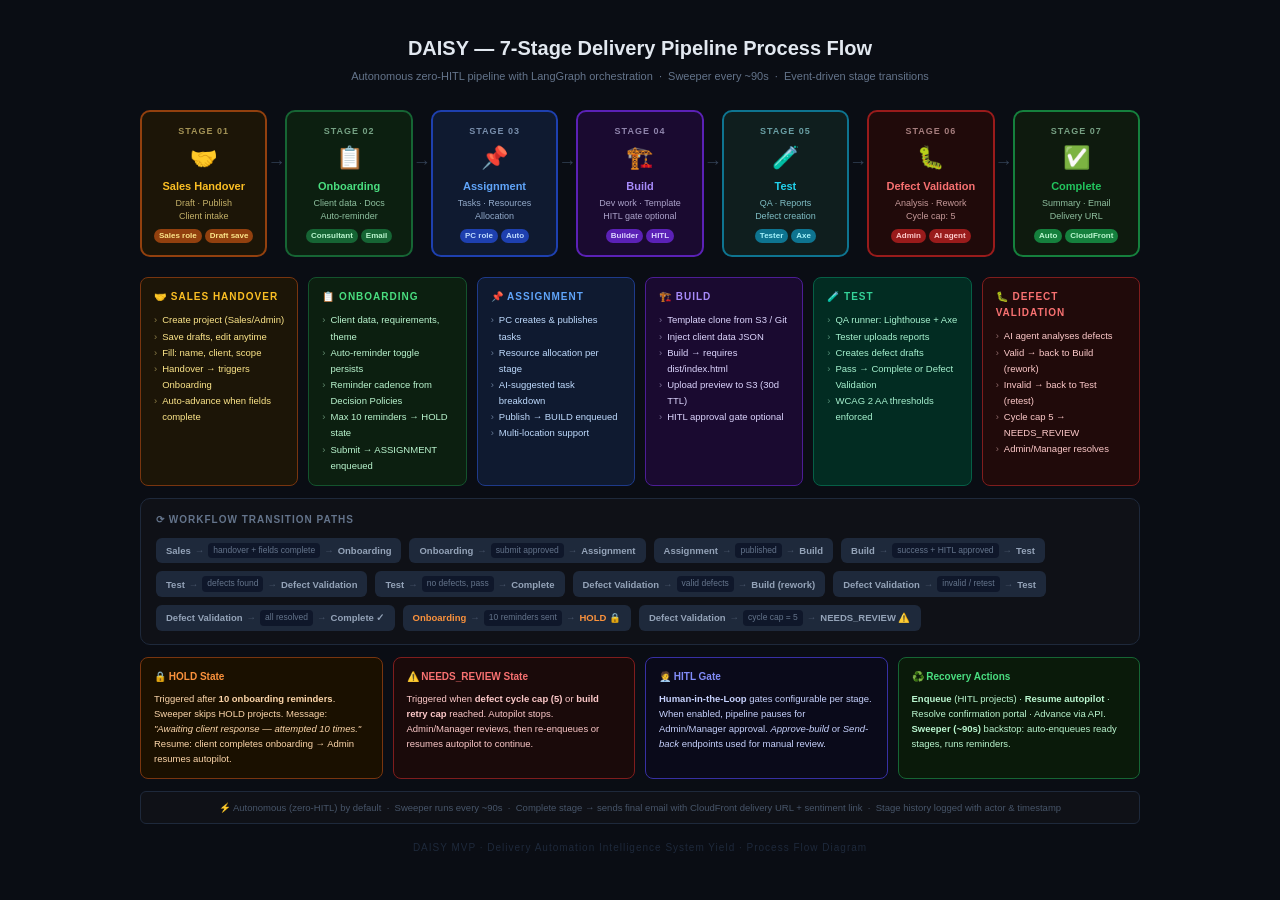
<file: case-studies/daisy/process-flow.html>
<!DOCTYPE html>
<html lang="en">
<head>
<meta charset="UTF-8">
<meta name="viewport" content="width=device-width, initial-scale=1.0">
<title>DAISY MVP — 7-Stage Process Flow</title>
<link rel="stylesheet" href="../../assets/styles.css">
<style>
  * { margin: 0; padding: 0; box-sizing: border-box; }
  body { background: #0a0d14; font-family: 'Segoe UI', Arial, sans-serif; padding: 32px; }
  .canvas { width: 1000px; margin: 0 auto; }
  .title-block { text-align: center; margin-bottom: 24px; }
  .title-block h1 { font-size: 20px; font-weight: 700; color: #e2e8f0; }
  .title-block p { font-size: 11px; color: #64748b; margin-top: 4px; }
  .pipeline { display: flex; align-items: flex-start; gap: 0; margin-bottom: 20px; }
  .stage-wrap { display: flex; flex-direction: column; align-items: center; flex: 1; }
  .stage { border-radius: 10px; padding: 12px 8px; width: 100%; border: 2px solid; text-align: center; }
  .stage-num { font-size: 9px; font-weight: 700; opacity: 0.6; margin-bottom: 2px; letter-spacing: 1px; }
  .stage-icon { font-size: 22px; margin-bottom: 4px; }
  .stage-name { font-size: 11px; font-weight: 700; line-height: 1.3; }
  .stage-sub { font-size: 9px; margin-top: 4px; opacity: 0.75; line-height: 1.4; }
  .stage-tags { margin-top: 6px; display: flex; flex-wrap: wrap; gap: 3px; justify-content: center; }
  .stag { font-size: 8px; font-weight: 600; padding: 1px 5px; border-radius: 99px; }
  .conn { display: flex; align-items: center; padding-top: 38px; color: #334155; font-size: 18px; flex-shrink: 0; width: 18px; }
  .s1 { background: #1c1507; border-color: #92400e; color: #fde68a; } .s1 .stage-name { color: #fbbf24; }
  .s2 { background: #0c1f10; border-color: #166534; color: #bbf7d0; } .s2 .stage-name { color: #4ade80; }
  .s3 { background: #0f1a30; border-color: #1e40af; color: #bfdbfe; } .s3 .stage-name { color: #60a5fa; }
  .s4 { background: #1a0a30; border-color: #5b21b6; color: #ddd6fe; } .s4 .stage-name { color: #a78bfa; }
  .s5 { background: #0f1e1e; border-color: #0e7490; color: #a5f3fc; } .s5 .stage-name { color: #22d3ee; }
  .s6 { background: #200a0a; border-color: #991b1b; color: #fecaca; } .s6 .stage-name { color: #f87171; }
  .s7 { background: #0e1a0e; border-color: #15803d; color: #bbf7d0; } .s7 .stage-name { color: #22c55e; }
  .t-amber { background:#92400e; color:#fde68a; } .t-green2 { background:#166534; color:#bbf7d0; } .t-blue { background:#1e40af; color:#bfdbfe; } .t-purple { background:#5b21b6; color:#ddd6fe; } .t-cyan { background:#0e7490; color:#a5f3fc; } .t-red { background:#991b1b; color:#fecaca; } .t-green { background:#15803d; color:#bbf7d0; }
  .details-row { display: flex; gap: 10px; margin-bottom: 12px; }
  .detail-card { border-radius: 8px; padding: 11px 13px; flex: 1; border: 1px solid; }
  .detail-card h3 { font-size: 10px; font-weight: 700; text-transform: uppercase; letter-spacing: 1px; margin-bottom: 7px; }
  .detail-card ul { list-style: none; }
  .detail-card li { font-size: 9.5px; line-height: 1.7; display: flex; gap: 5px; }
  .detail-card li::before { content: '›'; opacity: 0.5; flex-shrink: 0; }
  .d-amber { background:#1c1507; border-color:#78350f; color:#fde68a; } .d-amber h3 { color:#fbbf24; }
  .d-green { background:#0c1f10; border-color:#14532d; color:#bbf7d0; } .d-green h3 { color:#4ade80; }
  .d-blue { background:#0f1a30; border-color:#1e3a8a; color:#bfdbfe; } .d-blue h3 { color:#60a5fa; }
  .d-purple { background:#1a0a30; border-color:#4c1d95; color:#ddd6fe; } .d-purple h3 { color:#a78bfa; }
  .d-red { background:#200a0a; border-color:#7f1d1d; color:#fecaca; } .d-red h3 { color:#f87171; }
  .d-teal { background:#022c22; border-color:#065f46; color:#a7f3d0; } .d-teal h3 { color:#34d399; }
  .transitions { border-radius: 10px; padding: 13px 15px; background: #0f1117; border: 1px solid #1e293b; margin-bottom: 12px; }
  .transitions h3 { font-size: 10px; font-weight: 700; color: #64748b; text-transform: uppercase; letter-spacing: 1px; margin-bottom: 10px; }
  .t-flow { display: flex; flex-wrap: wrap; gap: 8px; }
  .t-path { display: flex; align-items: center; gap: 4px; background: #1e293b; border-radius: 6px; padding: 5px 10px; }
  .t-path span { font-size: 9.5px; color: #94a3b8; }
  .t-path .arr { color: #475569; }
  .t-path .cond { font-size: 8.5px; color: #64748b; background: #0f172a; border-radius: 4px; padding: 1px 5px; }
  .t-path .node { font-size: 9.5px; font-weight: 600; }
  .nd-amber { color: #fbbf24; } .nd-green { color: #4ade80; } .nd-blue { color: #60a5fa; } .nd-purple { color: #a78bfa; } .nd-cyan { color: #22d3ee; } .nd-red { color: #f87171; }
  .stops { display: flex; gap: 10px; margin-bottom: 12px; }
  .stop-card { flex: 1; border-radius: 8px; padding: 11px 13px; border: 1px solid; }
  .stop-card h3 { font-size: 10px; font-weight: 700; margin-bottom: 6px; }
  .stop-card p { font-size: 9.5px; line-height: 1.6; }
  .sc-hold { background:#1a1000; border-color:#78350f; color:#fed7aa; } .sc-hold h3 { color:#fb923c; }
  .sc-nr { background:#1a0a0a; border-color:#7f1d1d; color:#fecaca; } .sc-nr h3 { color:#f87171; }
  .sc-hitl { background:#0a0a1a; border-color:#3730a3; color:#c7d2fe; } .sc-hitl h3 { color:#818cf8; }
  .sc-rec { background:#0a1a0a; border-color:#166534; color:#bbf7d0; } .sc-rec h3 { color:#4ade80; }
  .footer-note { text-align: center; font-size: 9.5px; color: #475569; margin-top: 10px; padding: 8px; background: #0f1117; border-radius: 6px; border: 1px solid #1e293b; }
  .watermark { text-align: center; margin-top: 16px; font-size: 10px; color: #1e293b; letter-spacing: 1px; }
</style>
</head>
<body>
<div class="canvas">
  <div class="title-block">
    <h1>DAISY — 7-Stage Delivery Pipeline Process Flow</h1>
    <p>Autonomous zero-HITL pipeline with LangGraph orchestration &nbsp;·&nbsp; Sweeper every ~90s &nbsp;·&nbsp; Event-driven stage transitions</p>
  </div>

  <div class="pipeline">
    <div class="stage-wrap"><div class="stage s1"><div class="stage-num">STAGE 01</div><div class="stage-icon">🤝</div><div class="stage-name">Sales Handover</div><div class="stage-sub">Draft · Publish<br>Client intake</div><div class="stage-tags"><span class="stag t-amber">Sales role</span><span class="stag t-amber">Draft save</span></div></div></div>
    <div class="conn">→</div>
    <div class="stage-wrap"><div class="stage s2"><div class="stage-num">STAGE 02</div><div class="stage-icon">📋</div><div class="stage-name">Onboarding</div><div class="stage-sub">Client data · Docs<br>Auto-reminder</div><div class="stage-tags"><span class="stag t-green2">Consultant</span><span class="stag t-green2">Email</span></div></div></div>
    <div class="conn">→</div>
    <div class="stage-wrap"><div class="stage s3"><div class="stage-num">STAGE 03</div><div class="stage-icon">📌</div><div class="stage-name">Assignment</div><div class="stage-sub">Tasks · Resources<br>Allocation</div><div class="stage-tags"><span class="stag t-blue">PC role</span><span class="stag t-blue">Auto</span></div></div></div>
    <div class="conn">→</div>
    <div class="stage-wrap"><div class="stage s4"><div class="stage-num">STAGE 04</div><div class="stage-icon">🏗️</div><div class="stage-name">Build</div><div class="stage-sub">Dev work · Template<br>HITL gate optional</div><div class="stage-tags"><span class="stag t-purple">Builder</span><span class="stag t-purple">HITL</span></div></div></div>
    <div class="conn">→</div>
    <div class="stage-wrap"><div class="stage s5"><div class="stage-num">STAGE 05</div><div class="stage-icon">🧪</div><div class="stage-name">Test</div><div class="stage-sub">QA · Reports<br>Defect creation</div><div class="stage-tags"><span class="stag t-cyan">Tester</span><span class="stag t-cyan">Axe</span></div></div></div>
    <div class="conn">→</div>
    <div class="stage-wrap"><div class="stage s6"><div class="stage-num">STAGE 06</div><div class="stage-icon">🐛</div><div class="stage-name">Defect Validation</div><div class="stage-sub">Analysis · Rework<br>Cycle cap: 5</div><div class="stage-tags"><span class="stag t-red">Admin</span><span class="stag t-red">AI agent</span></div></div></div>
    <div class="conn">→</div>
    <div class="stage-wrap"><div class="stage s7"><div class="stage-num">STAGE 07</div><div class="stage-icon">✅</div><div class="stage-name">Complete</div><div class="stage-sub">Summary · Email<br>Delivery URL</div><div class="stage-tags"><span class="stag t-green">Auto</span><span class="stag t-green">CloudFront</span></div></div></div>
  </div>

  <div class="details-row">
    <div class="detail-card d-amber"><h3>🤝 Sales Handover</h3><ul><li>Create project (Sales/Admin)</li><li>Save drafts, edit anytime</li><li>Fill: name, client, scope</li><li>Handover → triggers Onboarding</li><li>Auto-advance when fields complete</li></ul></div>
    <div class="detail-card d-green"><h3>📋 Onboarding</h3><ul><li>Client data, requirements, theme</li><li>Auto-reminder toggle persists</li><li>Reminder cadence from Decision Policies</li><li>Max 10 reminders → HOLD state</li><li>Submit → ASSIGNMENT enqueued</li></ul></div>
    <div class="detail-card d-blue"><h3>📌 Assignment</h3><ul><li>PC creates &amp; publishes tasks</li><li>Resource allocation per stage</li><li>AI-suggested task breakdown</li><li>Publish → BUILD enqueued</li><li>Multi-location support</li></ul></div>
    <div class="detail-card d-purple"><h3>🏗️ Build</h3><ul><li>Template clone from S3 / Git</li><li>Inject client data JSON</li><li>Build → requires dist/index.html</li><li>Upload preview to S3 (30d TTL)</li><li>HITL approval gate optional</li></ul></div>
    <div class="detail-card d-teal"><h3>🧪 Test</h3><ul><li>QA runner: Lighthouse + Axe</li><li>Tester uploads reports</li><li>Creates defect drafts</li><li>Pass → Complete or Defect Validation</li><li>WCAG 2 AA thresholds enforced</li></ul></div>
    <div class="detail-card d-red"><h3>🐛 Defect Validation</h3><ul><li>AI agent analyses defects</li><li>Valid → back to Build (rework)</li><li>Invalid → back to Test (retest)</li><li>Cycle cap 5 → NEEDS_REVIEW</li><li>Admin/Manager resolves</li></ul></div>
  </div>

  <div class="transitions">
    <h3>⟳ Workflow Transition Paths</h3>
    <div class="t-flow">
      <div class="t-path"><span class="node nd-amber">Sales</span><span class="arr">→</span><span class="cond">handover + fields complete</span><span class="arr">→</span><span class="node nd-green">Onboarding</span></div>
      <div class="t-path"><span class="node nd-green">Onboarding</span><span class="arr">→</span><span class="cond">submit approved</span><span class="arr">→</span><span class="node nd-blue">Assignment</span></div>
      <div class="t-path"><span class="node nd-blue">Assignment</span><span class="arr">→</span><span class="cond">published</span><span class="arr">→</span><span class="node nd-purple">Build</span></div>
      <div class="t-path"><span class="node nd-purple">Build</span><span class="arr">→</span><span class="cond">success + HITL approved</span><span class="arr">→</span><span class="node nd-cyan">Test</span></div>
      <div class="t-path"><span class="node nd-cyan">Test</span><span class="arr">→</span><span class="cond">defects found</span><span class="arr">→</span><span class="node nd-red">Defect Validation</span></div>
      <div class="t-path"><span class="node nd-cyan">Test</span><span class="arr">→</span><span class="cond">no defects, pass</span><span class="arr">→</span><span class="node nd-green">Complete</span></div>
      <div class="t-path"><span class="node nd-red">Defect Validation</span><span class="arr">→</span><span class="cond">valid defects</span><span class="arr">→</span><span class="node nd-purple">Build (rework)</span></div>
      <div class="t-path"><span class="node nd-red">Defect Validation</span><span class="arr">→</span><span class="cond">invalid / retest</span><span class="arr">→</span><span class="node nd-cyan">Test</span></div>
      <div class="t-path"><span class="node nd-red">Defect Validation</span><span class="arr">→</span><span class="cond">all resolved</span><span class="arr">→</span><span class="node nd-green">Complete ✓</span></div>
      <div class="t-path"><span class="node" style="color:#fb923c">Onboarding</span><span class="arr">→</span><span class="cond">10 reminders sent</span><span class="arr">→</span><span class="node" style="color:#fb923c">HOLD 🔒</span></div>
      <div class="t-path"><span class="node nd-red">Defect Validation</span><span class="arr">→</span><span class="cond">cycle cap = 5</span><span class="arr">→</span><span class="node nd-red">NEEDS_REVIEW ⚠️</span></div>
    </div>
  </div>

  <div class="stops">
    <div class="stop-card sc-hold"><h3>🔒 HOLD State</h3><p>Triggered after <strong>10 onboarding reminders</strong>. Sweeper skips HOLD projects. Message: <em>"Awaiting client response — attempted 10 times."</em> Resume: client completes onboarding → Admin resumes autopilot.</p></div>
    <div class="stop-card sc-nr"><h3>⚠️ NEEDS_REVIEW State</h3><p>Triggered when <strong>defect cycle cap (5)</strong> or <strong>build retry cap</strong> reached. Autopilot stops. Admin/Manager reviews, then re-enqueues or resumes autopilot to continue.</p></div>
    <div class="stop-card sc-hitl"><h3>🧑‍💼 HITL Gate</h3><p><strong>Human-in-the-Loop</strong> gates configurable per stage. When enabled, pipeline pauses for Admin/Manager approval. <em>Approve-build</em> or <em>Send-back</em> endpoints used for manual review.</p></div>
    <div class="stop-card sc-rec"><h3>♻️ Recovery Actions</h3><p><strong>Enqueue</strong> (HITL projects) · <strong>Resume autopilot</strong> · Resolve confirmation portal · Advance via API. <strong>Sweeper (~90s)</strong> backstop: auto-enqueues ready stages, runs reminders.</p></div>
  </div>

  <div class="footer-note">⚡ Autonomous (zero-HITL) by default &nbsp;·&nbsp; Sweeper runs every ~90s &nbsp;·&nbsp; Complete stage → sends final email with CloudFront delivery URL + sentiment link &nbsp;·&nbsp; Stage history logged with actor &amp; timestamp</div>
  <div class="watermark">DAISY MVP · Delivery Automation Intelligence System Yield · Process Flow Diagram</div>
</div>
<script src="../../assets/case-studies.json" type="application/json" id="case-studies-data"></script>
<script src="../../assets/diagram-chrome.js" data-project="daisy"></script>
</body>
</html>
</file>
<file: assets/styles.css>
/* ── Portfolio Homepage & Shared Chrome ── */
:root {
  --bg: #0f1117;
  --surface: #181c27;
  --card: #1e2436;
  --card-hover: #252b42;
  --border: #2a3050;
  --accent: #4f8ef7;
  --accent-soft: rgba(79, 142, 247, 0.12);
  --teal: #2ec4a3;
  --purple: #7c5cbf;
  --amber: #f7c948;
  --slate: #8892b0;
  --text: #e8eaf6;
  --muted: #8892b0;
  --white: #ffffff;
  --shadow: 0 8px 32px rgba(0, 0, 0, 0.35);
  --radius: 14px;
  --nav-height: 64px;
  --font: 'Segoe UI', system-ui, -apple-system, BlinkMacSystemFont, sans-serif;
  --font-size-body: 15px;
  --font-size-small: 13px;
  --line-height-body: 1.65;
  --content-width: 1140px;
}

*, *::before, *::after { box-sizing: border-box; margin: 0; padding: 0; }

html { scroll-behavior: smooth; }

body {
  font-family: var(--font);
  background: var(--bg);
  color: var(--text);
  line-height: 1.6;
  min-height: 100vh;
}

a { color: var(--accent); text-decoration: none; transition: color 0.2s, opacity 0.2s; }
a:hover { color: #7eb0ff; }

img { max-width: 100%; display: block; }

.container {
  width: min(var(--content-width), calc(100% - 40px));
  margin: 0 auto;
}

/* ── Sticky Navigation ── */
.site-nav {
  position: sticky;
  top: 0;
  z-index: 1000;
  height: var(--nav-height);
  background: rgba(15, 17, 23, 0.92);
  backdrop-filter: blur(12px);
  border-bottom: 1px solid var(--border);
}

.site-nav .container {
  display: flex;
  align-items: center;
  justify-content: space-between;
  height: 100%;
  gap: 16px;
}

.nav-brand {
  font-weight: 700;
  font-size: 15px;
  color: var(--white);
  white-space: nowrap;
}

.nav-brand span { color: var(--accent); }

.nav-links {
  display: flex;
  align-items: center;
  gap: 6px;
  flex-wrap: wrap;
  justify-content: flex-end;
}

.nav-links a {
  color: var(--muted);
  font-size: 13px;
  font-weight: 500;
  padding: 8px 12px;
  border-radius: 8px;
}

.nav-links a:hover,
.nav-links a.active {
  color: var(--white);
  background: var(--accent-soft);
}

/* ── Hero ── */
.hero {
  padding: 72px 0 56px;
  background:
    radial-gradient(ellipse at 80% 20%, rgba(79, 142, 247, 0.1) 0%, transparent 55%),
    radial-gradient(ellipse at 10% 80%, rgba(46, 196, 163, 0.06) 0%, transparent 50%),
    var(--bg);
  border-bottom: 1px solid var(--border);
}

.hero-badge {
  display: inline-block;
  background: var(--accent-soft);
  color: var(--accent);
  border: 1px solid rgba(79, 142, 247, 0.35);
  border-radius: 999px;
  padding: 5px 14px;
  font-size: 11px;
  font-weight: 700;
  letter-spacing: 1.2px;
  text-transform: uppercase;
  margin-bottom: 18px;
}

.hero h1 {
  font-size: clamp(2rem, 5vw, 3rem);
  font-weight: 800;
  color: var(--white);
  line-height: 1.15;
  margin-bottom: 12px;
}

.hero .subtitle {
  font-size: clamp(1rem, 2.5vw, 1.25rem);
  color: var(--teal);
  font-weight: 600;
  margin-bottom: 20px;
}

.hero .intro {
  font-size: var(--font-size-body);
  color: var(--muted);
  max-width: none;
  line-height: var(--line-height-body);
}

/* ── Sections ── */
section { padding: 64px 0; }

.section-header {
  margin-bottom: 36px;
}

.section-header h2 {
  font-size: clamp(1.5rem, 3vw, 2rem);
  font-weight: 700;
  color: var(--white);
  margin-bottom: 8px;
}

.section-header p {
  color: var(--muted);
  font-size: var(--font-size-body);
  line-height: var(--line-height-body);
  max-width: none;
}

.section-alt { background: var(--surface); border-block: 1px solid var(--border); }

/* ── Focus Areas ── */
.focus-grid {
  display: grid;
  grid-template-columns: repeat(auto-fit, minmax(180px, 1fr));
  gap: 14px;
}

.focus-item {
  background: var(--card);
  border: 1px solid var(--border);
  border-radius: var(--radius);
  padding: 20px 18px;
  text-align: center;
  font-size: var(--font-size-body);
  font-weight: 600;
  color: var(--text);
  transition: transform 0.2s, border-color 0.2s, box-shadow 0.2s;
}

.focus-item:hover {
  transform: translateY(-3px);
  border-color: rgba(79, 142, 247, 0.45);
  box-shadow: var(--shadow);
}

/* ── Case Study Cards ── */
.case-study-grid {
  display: grid;
  grid-template-columns: repeat(2, 1fr);
  gap: 24px;
  width: 100%;
}

.case-card {
  background: var(--card);
  border: 1px solid var(--border);
  border-radius: calc(var(--radius) + 2px);
  padding: 28px;
  display: flex;
  flex-direction: column;
  gap: 16px;
  box-shadow: var(--shadow);
  transition: transform 0.25s, border-color 0.25s, background 0.25s;
  width: 100%;
}

.case-card:hover {
  transform: translateY(-4px);
  border-color: rgba(79, 142, 247, 0.5);
  background: var(--card-hover);
}

.case-card-header h3 {
  font-size: 1.5rem;
  font-weight: 800;
  color: var(--white);
  margin-bottom: 4px;
}

.case-card-header .category {
  font-size: var(--font-size-small);
  color: var(--teal);
  font-weight: 600;
}

.case-card .summary {
  font-size: var(--font-size-body);
  color: var(--muted);
  line-height: var(--line-height-body);
}

.tag-row, .tech-row {
  display: flex;
  flex-wrap: wrap;
  gap: 8px;
}

.tag {
  font-size: 11px;
  font-weight: 600;
  padding: 4px 10px;
  border-radius: 999px;
  background: rgba(124, 92, 191, 0.15);
  color: #c4b5fd;
  border: 1px solid rgba(124, 92, 191, 0.3);
}

.tech-badge {
  font-size: 11px;
  font-weight: 600;
  padding: 4px 10px;
  border-radius: 999px;
  background: rgba(79, 142, 247, 0.12);
  color: #93c5fd;
  border: 1px solid rgba(79, 142, 247, 0.28);
}

.metrics-list {
  list-style: none;
  display: grid;
  gap: 8px;
}

.metrics-list li {
  font-size: var(--font-size-body);
  color: var(--text);
  line-height: var(--line-height-body);
  padding-left: 18px;
  position: relative;
}

.metrics-list li::before {
  content: '';
  position: absolute;
  left: 0;
  top: 8px;
  width: 7px;
  height: 7px;
  border-radius: 50%;
  background: var(--amber);
}

.card-links {
  display: flex;
  flex-wrap: wrap;
  gap: 10px;
  margin-top: auto;
  padding-top: 16px;
  border-top: 1px solid var(--border);
  align-items: center;
}

.card-tag-section,
.card-tech-section {
  display: flex;
  flex-direction: column;
  gap: 8px;
}

.card-section-label,
.card-links-label {
  width: 100%;
  font-size: 11px;
  font-weight: 700;
  letter-spacing: 0.5px;
  color: var(--muted);
  margin-bottom: 0;
}

.btn {
  display: inline-flex;
  align-items: center;
  gap: 6px;
  font-size: 13px;
  font-weight: 600;
  padding: 10px 16px;
  border-radius: 9px;
  border: 1px solid transparent;
  cursor: pointer;
  text-decoration: none;
  transition: background 0.2s, color 0.2s, border-color 0.2s, transform 0.2s, box-shadow 0.2s;
  box-shadow: 0 2px 6px rgba(0, 0, 0, 0.2);
}

.btn-icon {
  font-size: 14px;
  line-height: 1;
  opacity: 0.9;
}

.btn-primary {
  background: var(--accent);
  color: var(--white);
  border-color: var(--accent);
}

.btn-primary:hover {
  background: #3a7ae8;
  color: var(--white);
  transform: translateY(-2px);
  box-shadow: 0 4px 14px rgba(79, 142, 247, 0.4);
}

.btn-secondary {
  background: rgba(79, 142, 247, 0.12);
  color: #bfdbfe;
  border-color: rgba(79, 142, 247, 0.45);
}

.btn-secondary:hover {
  color: var(--white);
  background: var(--accent);
  border-color: var(--accent);
  transform: translateY(-2px);
  box-shadow: 0 4px 14px rgba(79, 142, 247, 0.35);
}

.btn-secondary:active,
.btn-pdf:active {
  transform: translateY(0);
}

.btn-pdf {
  background: rgba(247, 201, 72, 0.18);
  color: #fde68a;
  border-color: rgba(247, 201, 72, 0.55);
  font-weight: 700;
}

.btn-pdf:hover {
  background: rgba(247, 201, 72, 0.32);
  color: #fff3bf;
  border-color: var(--amber);
  transform: translateY(-2px);
  box-shadow: 0 4px 14px rgba(247, 201, 72, 0.3);
}

.btn:focus-visible {
  outline: 2px solid var(--accent);
  outline-offset: 2px;
}

/* ── Impact Grid ── */
.impact-grid {
  display: grid;
  grid-template-columns: repeat(auto-fit, minmax(220px, 1fr));
  gap: 16px;
}

.impact-item {
  background: var(--card);
  border: 1px solid var(--border);
  border-radius: var(--radius);
  padding: 22px;
}

.impact-item h4 {
  font-size: 15px;
  color: var(--white);
  margin-bottom: 8px;
}

.impact-item p {
  font-size: var(--font-size-body);
  line-height: var(--line-height-body);
  color: var(--muted);
}

/* ── Stack Section ── */
.stack-cloud {
  display: flex;
  flex-wrap: wrap;
  gap: 10px;
  justify-content: center;
}

.stack-badge {
  font-size: 13px;
  font-weight: 600;
  padding: 10px 18px;
  border-radius: 10px;
  background: var(--card);
  border: 1px solid var(--border);
  color: var(--text);
  transition: border-color 0.2s, transform 0.2s;
}

.stack-badge:hover {
  border-color: var(--teal);
  transform: translateY(-2px);
}

/* ── Contact ── */
.contact-grid {
  display: flex;
  flex-wrap: wrap;
  gap: 16px;
}

.contact-card {
  flex: 1 1 220px;
  background: var(--card);
  border: 1px solid var(--border);
  border-radius: var(--radius);
  padding: 24px;
  transition: border-color 0.2s, transform 0.2s;
}

.contact-card:hover {
  border-color: rgba(46, 196, 163, 0.45);
  transform: translateY(-2px);
}

.contact-card h4 {
  font-size: 13px;
  text-transform: uppercase;
  letter-spacing: 1px;
  color: var(--muted);
  margin-bottom: 8px;
}

.contact-card a,
.contact-card span {
  font-size: 15px;
  font-weight: 600;
  color: var(--white);
}

/* ── Footer ── */
.site-footer {
  padding: 32px 0;
  border-top: 1px solid var(--border);
  text-align: center;
  color: var(--muted);
  font-size: 13px;
}

.site-footer a { color: var(--accent); }

/* ── Diagram Page Chrome ── */
body.has-diagram-chrome { padding-top: 0; }

.diagram-chrome {
  position: sticky;
  top: 0;
  z-index: 1000;
  background: rgba(15, 17, 23, 0.95);
  backdrop-filter: blur(10px);
  border-bottom: 1px solid var(--border);
  padding: 0 24px;
}

.diagram-chrome-inner {
  max-width: 1200px;
  margin: 0 auto;
  display: flex;
  align-items: center;
  justify-content: space-between;
  gap: 12px;
  min-height: 52px;
  flex-wrap: wrap;
  padding: 8px 0;
}

.diagram-chrome .chrome-brand {
  font-size: 13px;
  font-weight: 700;
  color: var(--white);
}

.diagram-chrome .chrome-brand span { color: var(--accent); }

.diagram-chrome .chrome-links {
  display: flex;
  flex-wrap: wrap;
  gap: 6px;
  align-items: center;
}

.diagram-chrome .chrome-links a {
  font-size: 12px;
  font-weight: 600;
  color: var(--muted);
  padding: 6px 12px;
  border-radius: 7px;
  border: 1px solid transparent;
}

.diagram-chrome .chrome-links a:hover {
  color: var(--white);
  background: var(--accent-soft);
  border-color: rgba(79, 142, 247, 0.25);
}

.diagram-chrome .chrome-links a.pdf-link {
  color: var(--amber);
  border-color: rgba(247, 201, 72, 0.3);
  background: rgba(247, 201, 72, 0.08);
}

.diagram-chrome .chrome-links a.pdf-link:hover {
  color: var(--amber);
  background: rgba(247, 201, 72, 0.15);
}

.diagram-chrome .chrome-links a.active {
  color: var(--white);
  background: var(--accent-soft);
  border-color: rgba(79, 142, 247, 0.25);
}

.load-error-banner {
  background: rgba(247, 111, 79, 0.1);
  border: 1px solid rgba(247, 111, 79, 0.4);
  border-radius: var(--radius);
  padding: 14px 18px;
  margin-bottom: 24px;
  font-size: 13px;
  color: var(--text);
  line-height: 1.6;
}

.load-error-banner strong {
  color: #f76f4f;
}

code {
  font-family: Consolas, 'Courier New', monospace;
  font-size: 0.9em;
  background: var(--card);
  border: 1px solid var(--border);
  padding: 2px 6px;
  border-radius: 4px;
  color: var(--teal);
}

.diagram-site-footer {
  text-align: center;
  padding: 24px;
  color: var(--muted);
  font-size: 12px;
  border-top: 1px solid var(--border);
  margin-top: 24px;
}

.diagram-site-footer a { color: var(--accent); }

/* ── Loading State ── */
.loading-message {
  text-align: center;
  padding: 48px;
  color: var(--muted);
  font-size: 15px;
}

/* ── Responsive ── */
@media (max-width: 768px) {
  .site-nav .nav-links { gap: 2px; }
  .site-nav .nav-links a { padding: 6px 8px; font-size: 12px; }
  section { padding: 48px 0; }
  .hero { padding: 48px 0 40px; }
  .case-card { padding: 22px; }
  .case-study-grid { grid-template-columns: 1fr; }
  .diagram-chrome { padding: 0 16px; }
  .diagram-chrome-inner { justify-content: center; text-align: center; }
}

@media (max-width: 480px) {
  .container { width: calc(100% - 24px); }
  .nav-brand { font-size: 13px; }
}
</file>
